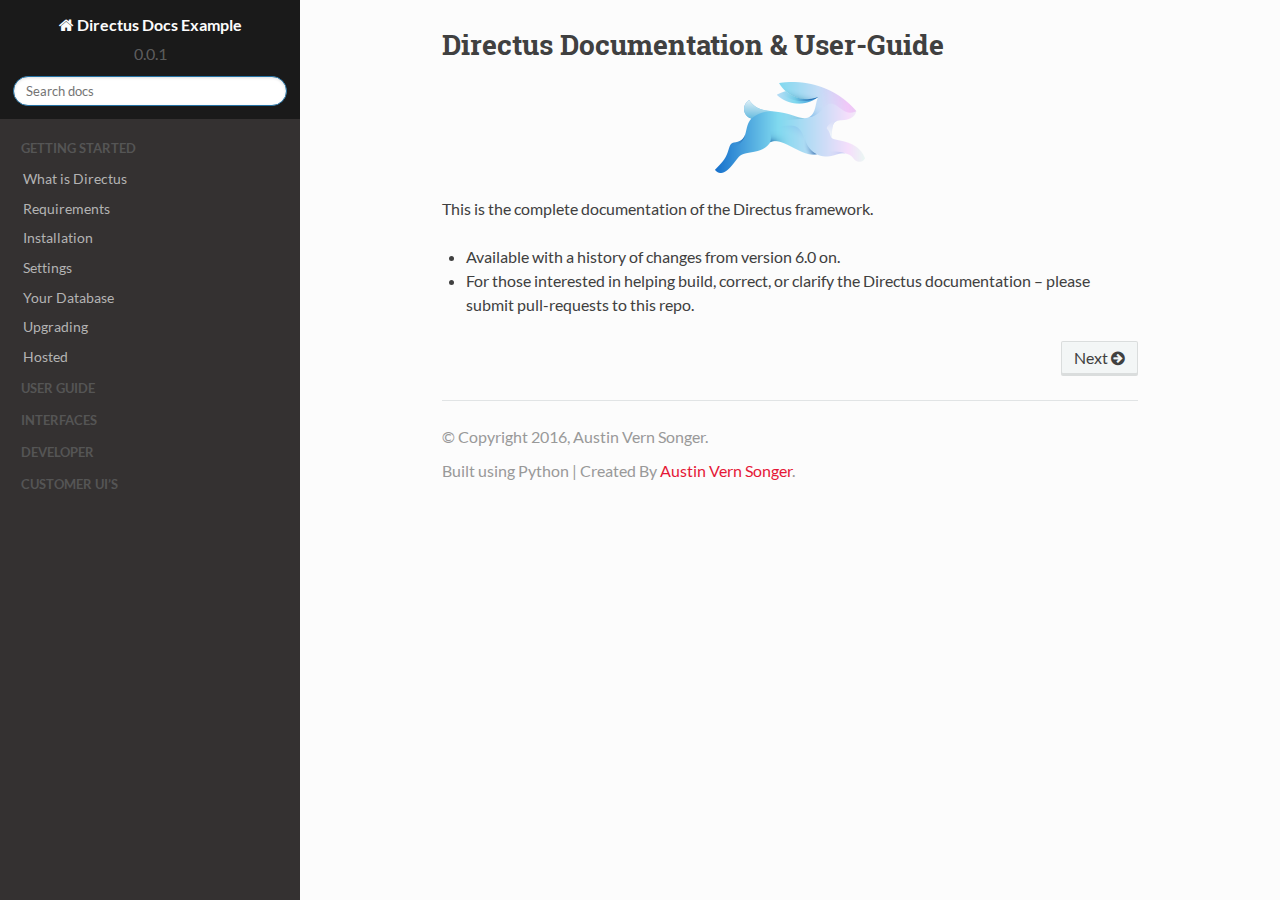
<file: _build/html/index.html>
<!DOCTYPE html>
<!--[if IE 8]><html class="no-js lt-ie9" lang="en" > <![endif]-->
<!--[if gt IE 8]><!--> <html class="no-js" lang="en" > <!--<![endif]-->
<head>
  <meta charset="utf-8">
  
  <meta name="viewport" content="width=device-width, initial-scale=1.0">
  
  <title>Directus Documentation &amp; User-Guide &mdash; Directus Docs Example 1 documentation</title>
  

  
  

  

  
  
    

  

  
  
    <link rel="stylesheet" href="_static/css/theme.css" type="text/css" />
    <link rel="stylesheet" href="_static/css/Sorting_Directions.css" type="text/css" />
  

  

  
    <link rel="top" title="Directus Docs Example 1 documentation" href="#"/>
        <link rel="next" title="What is Directus" href="GS1-What-is-directus.html"/> 

  
  <script src="_static/js/modernizr.min.js"></script>
  <script src="_static/js/tsorter.min.js"></script>
  <script src="_static/js/list.js"></script>
  <script src="_static/js/jquery-2.2.4.min.js"></script>


</head>

<body class="wy-body-for-nav" role="document">

  <div class="wy-grid-for-nav">

    
    <nav data-toggle="wy-nav-shift" class="wy-nav-side">
      <div class="wy-side-scroll">
        <div class="wy-side-nav-search">
          

          
            <a href="#" class="icon icon-home"> Directus Docs Example
          

          
          </a>

          
            
            
              <div class="version">
                0.0.1
              </div>
            
          

          
<div role="search">
  <form id="rtd-search-form" class="wy-form" action="search.html" method="get">
    <input type="text" name="q" placeholder="Search docs" />
    <input type="hidden" name="check_keywords" value="yes" />
    <input type="hidden" name="area" value="default" />
  </form>
</div>

          
        </div>

        <div class="wy-menu wy-menu-vertical" data-spy="affix" role="navigation" aria-label="main navigation">
          
            
            
                <p class="caption"><span class="caption-text">Getting Started</span></p>
<ul>
<li class="toctree-l1"><a class="reference internal" href="GS1-What-is-directus.html">What is Directus</a></li>
<li class="toctree-l1"><a class="reference internal" href="GS2-Requirements.html">Requirements</a></li>
<li class="toctree-l1"><a class="reference internal" href="GS3-Installation.html">Installation</a></li>
<li class="toctree-l1"><a class="reference internal" href="GS4-Settings.html">Settings</a></li>
<li class="toctree-l1"><a class="reference internal" href="GS5-Your-Database.html">Your Database</a></li>
<li class="toctree-l1"><a class="reference internal" href="GS6-Upgrading.html">Upgrading</a></li>
<li class="toctree-l1"><a class="reference internal" href="GS7-Hosted.html">Hosted</a></li>
</ul>
<p class="caption"><span class="caption-text">User Guide</span></p>
<ul class="simple">
</ul>
<p class="caption"><span class="caption-text">Interfaces</span></p>
<ul class="simple">
</ul>
<p class="caption"><span class="caption-text">Developer</span></p>
<ul class="simple">
</ul>
<p class="caption"><span class="caption-text">Customer UI&#8217;s</span></p>
<ul class="simple">
</ul>

            
          
        </div>
      </div>
    </nav>

    <section data-toggle="wy-nav-shift" class="wy-nav-content-wrap">

      
      <nav class="wy-nav-top" role="navigation" aria-label="top navigation">
        <i data-toggle="wy-nav-top" class="fa fa-bars"></i>
        <a href="#">Directus Docs Example</a>
      </nav>


      
      <div class="wy-nav-content">
        <div class="rst-content">
        <!--  

 



<div role="navigation" aria-label="breadcrumbs navigation">
  <ul class="wy-breadcrumbs">
    <li><a href="#">Docs</a> &raquo;</li>
      
    <li>Directus Documentation &amp; User-Guide</li>
      <li class="wy-breadcrumbs-aside">
        
          
            <a href="_sources/index.txt" rel="nofollow"> View page source</a>
          
        
      </li>
  </ul>
  <hr/>
</div> -->
          <div role="main" class="document" itemscope="itemscope" itemtype="http://schema.org/Article">
           <div itemprop="articleBody">
            
  <div class="section" id="directus-documentation-user-guide">
<h1>Directus Documentation &amp; User-Guide<a class="headerlink" href="#directus-documentation-user-guide" title="Permalink to this headline">¶</a></h1>
<img alt="_images/directus.png" class="align-center" src="_images/directus.png" />
<p>This is the complete documentation of the Directus framework.</p>
<ul class="simple">
<li>Available with a history of changes from version 6.0 on.</li>
<li>For those interested in helping build, correct, or clarify the Directus documentation – please submit pull-requests to this repo.</li>
</ul>
<div class="toctree-wrapper compound" id="getting-started">
</div>
<div class="toctree-wrapper compound" id="user-guide">
</div>
<div class="toctree-wrapper compound" id="interfaces">
</div>
<div class="toctree-wrapper compound" id="developer">
</div>
<div class="toctree-wrapper compound" id="customer-ui-s">
</div>
</div>


           </div>
          </div>
          <footer>
  
    <div class="rst-footer-buttons" role="navigation" aria-label="footer navigation">
      
        <a href="GS1-What-is-directus.html" class="btn btn-neutral float-right" title="What is Directus" accesskey="n">Next <span class="fa fa-arrow-circle-right"></span></a>
      
      
    </div>
  

  <hr/>

  <div role="contentinfo">
    <p>
        &copy; Copyright 2016, Austin Vern Songer.

    </p>
  </div>
  Built using Python</a> | Created By <a href="http://austinvernsonger.com">Austin Vern Songer</a>. 

</footer>
        </div>
      </div>

    </section>

  </div>
  


  

    <script type="text/javascript">
        var DOCUMENTATION_OPTIONS = {
            URL_ROOT:'./',
            VERSION:'1',
            COLLAPSE_INDEX:false,
            FILE_SUFFIX:'.html',
            HAS_SOURCE:  true
        };
    </script>
      <script type="text/javascript" src="_static/jquery.js"></script>
      <script type="text/javascript" src="_static/underscore.js"></script>
      <script type="text/javascript" src="_static/doctools.js"></script>
      <script type="text/javascript" src="https://cdn.mathjax.org/mathjax/latest/MathJax.js?config=TeX-AMS-MML_HTMLorMML"></script>

  

  
  
    <script type="text/javascript" src="_static/js/theme.js"></script>
  

  
  
  <script type="text/javascript">
      jQuery(function () {
          SphinxRtdTheme.StickyNav.enable();
      });
  </script>
   

</body>
</html>
</file>
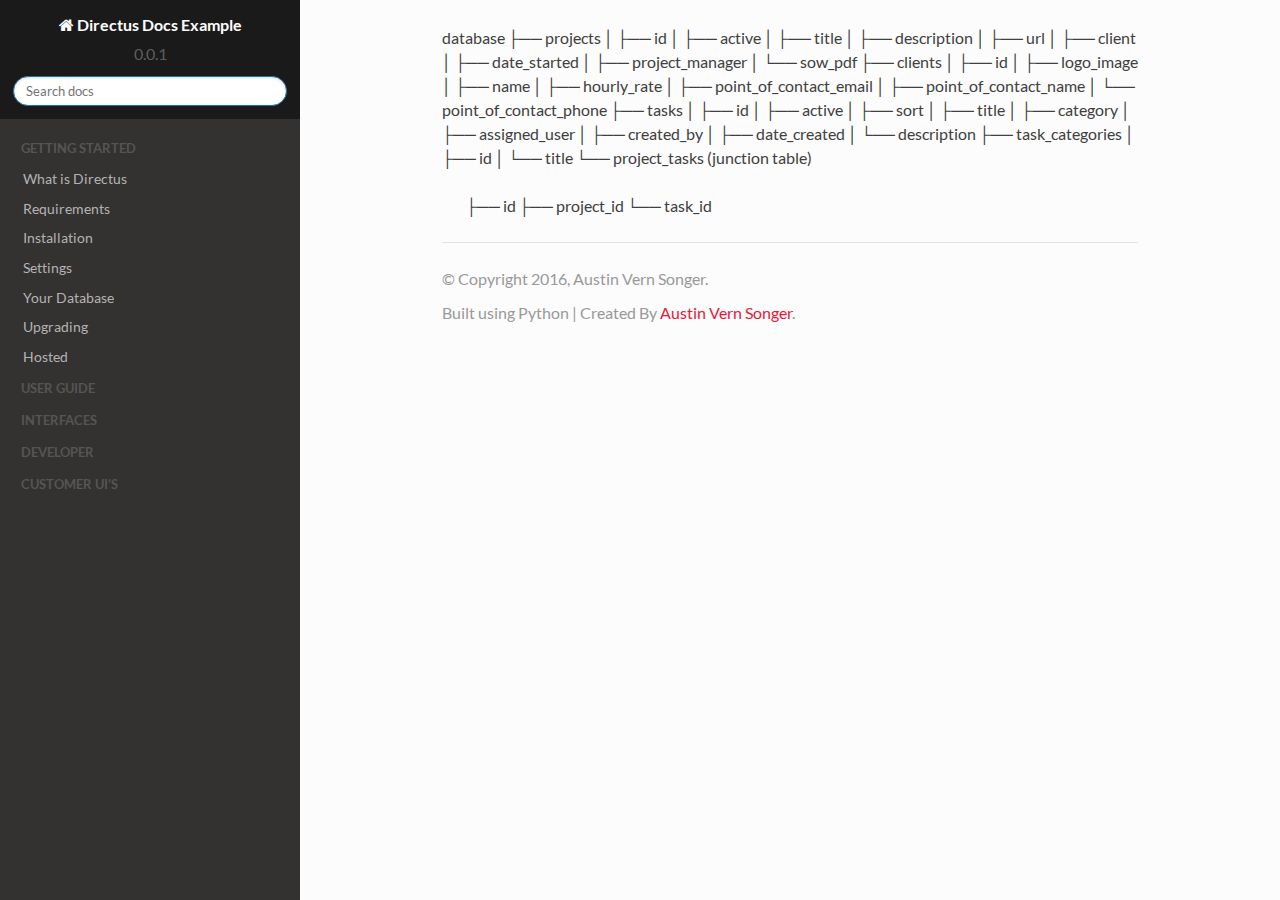
<file: _build/html/Example_Schema.html>
<!DOCTYPE html>
<!--[if IE 8]><html class="no-js lt-ie9" lang="en" > <![endif]-->
<!--[if gt IE 8]><!--> <html class="no-js" lang="en" > <!--<![endif]-->
<head>
  <meta charset="utf-8">
  
  <meta name="viewport" content="width=device-width, initial-scale=1.0">
  
  <title>&lt;no title&gt; &mdash; Directus Docs Example 1 documentation</title>
  

  
  

  

  
  
    

  

  
  
    <link rel="stylesheet" href="_static/css/theme.css" type="text/css" />
    <link rel="stylesheet" href="_static/css/Sorting_Directions.css" type="text/css" />
  

  

  
    <link rel="top" title="Directus Docs Example 1 documentation" href="index.html"/> 

  
  <script src="_static/js/modernizr.min.js"></script>
  <script src="_static/js/tsorter.min.js"></script>
  <script src="_static/js/list.js"></script>
  <script src="_static/js/jquery-2.2.4.min.js"></script>


</head>

<body class="wy-body-for-nav" role="document">

  <div class="wy-grid-for-nav">

    
    <nav data-toggle="wy-nav-shift" class="wy-nav-side">
      <div class="wy-side-scroll">
        <div class="wy-side-nav-search">
          

          
            <a href="index.html" class="icon icon-home"> Directus Docs Example
          

          
          </a>

          
            
            
              <div class="version">
                0.0.1
              </div>
            
          

          
<div role="search">
  <form id="rtd-search-form" class="wy-form" action="search.html" method="get">
    <input type="text" name="q" placeholder="Search docs" />
    <input type="hidden" name="check_keywords" value="yes" />
    <input type="hidden" name="area" value="default" />
  </form>
</div>

          
        </div>

        <div class="wy-menu wy-menu-vertical" data-spy="affix" role="navigation" aria-label="main navigation">
          
            
            
                <p class="caption"><span class="caption-text">Getting Started</span></p>
<ul>
<li class="toctree-l1"><a class="reference internal" href="GS1-What-is-directus.html">What is Directus</a></li>
<li class="toctree-l1"><a class="reference internal" href="GS2-Requirements.html">Requirements</a></li>
<li class="toctree-l1"><a class="reference internal" href="GS3-Installation.html">Installation</a></li>
<li class="toctree-l1"><a class="reference internal" href="GS4-Settings.html">Settings</a></li>
<li class="toctree-l1"><a class="reference internal" href="GS5-Your-Database.html">Your Database</a></li>
<li class="toctree-l1"><a class="reference internal" href="GS6-Upgrading.html">Upgrading</a></li>
<li class="toctree-l1"><a class="reference internal" href="GS7-Hosted.html">Hosted</a></li>
</ul>
<p class="caption"><span class="caption-text">User Guide</span></p>
<ul class="simple">
</ul>
<p class="caption"><span class="caption-text">Interfaces</span></p>
<ul class="simple">
</ul>
<p class="caption"><span class="caption-text">Developer</span></p>
<ul class="simple">
</ul>
<p class="caption"><span class="caption-text">Customer UI&#8217;s</span></p>
<ul class="simple">
</ul>

            
          
        </div>
      </div>
    </nav>

    <section data-toggle="wy-nav-shift" class="wy-nav-content-wrap">

      
      <nav class="wy-nav-top" role="navigation" aria-label="top navigation">
        <i data-toggle="wy-nav-top" class="fa fa-bars"></i>
        <a href="index.html">Directus Docs Example</a>
      </nav>


      
      <div class="wy-nav-content">
        <div class="rst-content">
        <!--  

 



<div role="navigation" aria-label="breadcrumbs navigation">
  <ul class="wy-breadcrumbs">
    <li><a href="index.html">Docs</a> &raquo;</li>
      
    <li>&lt;no title&gt;</li>
      <li class="wy-breadcrumbs-aside">
        
          
            <a href="_sources/Example_Schema.txt" rel="nofollow"> View page source</a>
          
        
      </li>
  </ul>
  <hr/>
</div> -->
          <div role="main" class="document" itemscope="itemscope" itemtype="http://schema.org/Article">
           <div itemprop="articleBody">
            
  <p>database
├── projects
│   ├── id
│   ├── active
│   ├── title
│   ├── description
│   ├── url
│   ├── client
│   ├── date_started
│   ├── project_manager
│   └── sow_pdf
├── clients
│   ├── id
│   ├── logo_image
│   ├── name
│   ├── hourly_rate
│   ├── point_of_contact_email
│   ├── point_of_contact_name
│   └── point_of_contact_phone
├── tasks
│   ├── id
│   ├── active
│   ├── sort
│   ├── title
│   ├── category
│   ├── assigned_user
│   ├── created_by
│   ├── date_created
│   └── description
├── task_categories
│   ├── id
│   └── title
└── project_tasks (junction table)</p>
<blockquote>
<div>├── id
├── project_id
└── task_id</div></blockquote>


           </div>
          </div>
          <footer>
  

  <hr/>

  <div role="contentinfo">
    <p>
        &copy; Copyright 2016, Austin Vern Songer.

    </p>
  </div>
  Built using Python</a> | Created By <a href="http://austinvernsonger.com">Austin Vern Songer</a>. 

</footer>
        </div>
      </div>

    </section>

  </div>
  


  

    <script type="text/javascript">
        var DOCUMENTATION_OPTIONS = {
            URL_ROOT:'./',
            VERSION:'1',
            COLLAPSE_INDEX:false,
            FILE_SUFFIX:'.html',
            HAS_SOURCE:  true
        };
    </script>
      <script type="text/javascript" src="_static/jquery.js"></script>
      <script type="text/javascript" src="_static/underscore.js"></script>
      <script type="text/javascript" src="_static/doctools.js"></script>
      <script type="text/javascript" src="https://cdn.mathjax.org/mathjax/latest/MathJax.js?config=TeX-AMS-MML_HTMLorMML"></script>

  

  
  
    <script type="text/javascript" src="_static/js/theme.js"></script>
  

  
  
  <script type="text/javascript">
      jQuery(function () {
          SphinxRtdTheme.StickyNav.enable();
      });
  </script>
   

</body>
</html>
</file>
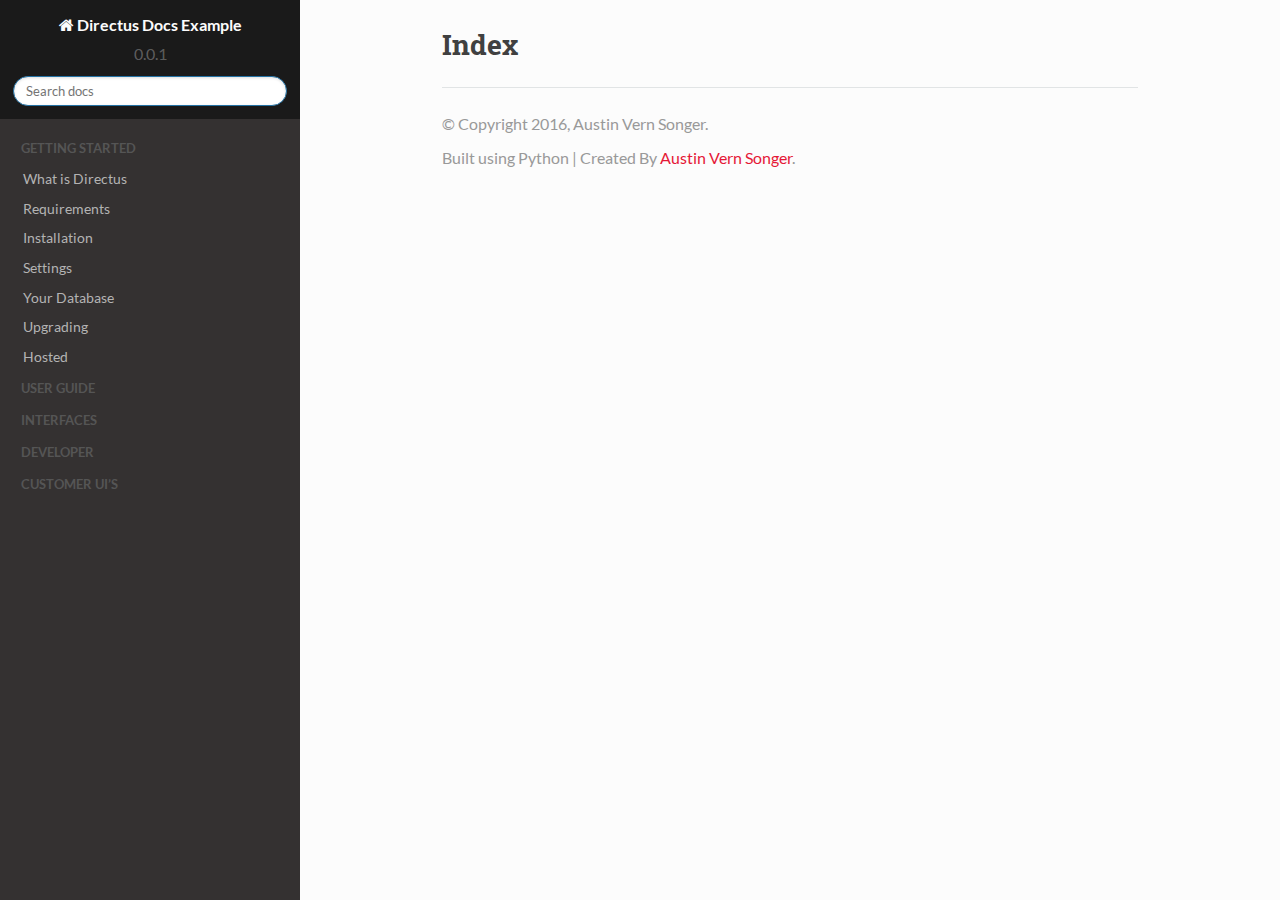
<file: _build/html/genindex.html>
<!DOCTYPE html>
<!--[if IE 8]><html class="no-js lt-ie9" lang="en" > <![endif]-->
<!--[if gt IE 8]><!--> <html class="no-js" lang="en" > <!--<![endif]-->
<head>
  <meta charset="utf-8">
  
  <meta name="viewport" content="width=device-width, initial-scale=1.0">
  
  <title>Index &mdash; Directus Docs Example 1 documentation</title>
  

  
  

  

  
  
    

  

  
  
    <link rel="stylesheet" href="_static/css/theme.css" type="text/css" />
    <link rel="stylesheet" href="_static/css/Sorting_Directions.css" type="text/css" />
  

  

  
    <link rel="top" title="Directus Docs Example 1 documentation" href="index.html"/> 

  
  <script src="_static/js/modernizr.min.js"></script>
  <script src="_static/js/tsorter.min.js"></script>
  <script src="_static/js/list.js"></script>
  <script src="_static/js/jquery-2.2.4.min.js"></script>


</head>

<body class="wy-body-for-nav" role="document">

  <div class="wy-grid-for-nav">

    
    <nav data-toggle="wy-nav-shift" class="wy-nav-side">
      <div class="wy-side-scroll">
        <div class="wy-side-nav-search">
          

          
            <a href="index.html" class="icon icon-home"> Directus Docs Example
          

          
          </a>

          
            
            
              <div class="version">
                0.0.1
              </div>
            
          

          
<div role="search">
  <form id="rtd-search-form" class="wy-form" action="search.html" method="get">
    <input type="text" name="q" placeholder="Search docs" />
    <input type="hidden" name="check_keywords" value="yes" />
    <input type="hidden" name="area" value="default" />
  </form>
</div>

          
        </div>

        <div class="wy-menu wy-menu-vertical" data-spy="affix" role="navigation" aria-label="main navigation">
          
            
            
                <p class="caption"><span class="caption-text">Getting Started</span></p>
<ul>
<li class="toctree-l1"><a class="reference internal" href="GS1-What-is-directus.html">What is Directus</a></li>
<li class="toctree-l1"><a class="reference internal" href="GS2-Requirements.html">Requirements</a></li>
<li class="toctree-l1"><a class="reference internal" href="GS3-Installation.html">Installation</a></li>
<li class="toctree-l1"><a class="reference internal" href="GS4-Settings.html">Settings</a></li>
<li class="toctree-l1"><a class="reference internal" href="GS5-Your-Database.html">Your Database</a></li>
<li class="toctree-l1"><a class="reference internal" href="GS6-Upgrading.html">Upgrading</a></li>
<li class="toctree-l1"><a class="reference internal" href="GS7-Hosted.html">Hosted</a></li>
</ul>
<p class="caption"><span class="caption-text">User Guide</span></p>
<ul class="simple">
</ul>
<p class="caption"><span class="caption-text">Interfaces</span></p>
<ul class="simple">
</ul>
<p class="caption"><span class="caption-text">Developer</span></p>
<ul class="simple">
</ul>
<p class="caption"><span class="caption-text">Customer UI&#8217;s</span></p>
<ul class="simple">
</ul>

            
          
        </div>
      </div>
    </nav>

    <section data-toggle="wy-nav-shift" class="wy-nav-content-wrap">

      
      <nav class="wy-nav-top" role="navigation" aria-label="top navigation">
        <i data-toggle="wy-nav-top" class="fa fa-bars"></i>
        <a href="index.html">Directus Docs Example</a>
      </nav>


      
      <div class="wy-nav-content">
        <div class="rst-content">
        <!--  





<div role="navigation" aria-label="breadcrumbs navigation">
  <ul class="wy-breadcrumbs">
    <li><a href="index.html">Docs</a> &raquo;</li>
      
    <li></li>
      <li class="wy-breadcrumbs-aside">
        
          
        
      </li>
  </ul>
  <hr/>
</div> -->
          <div role="main" class="document" itemscope="itemscope" itemtype="http://schema.org/Article">
           <div itemprop="articleBody">
            

<h1 id="index">Index</h1>

<div class="genindex-jumpbox">
 
</div>


           </div>
          </div>
          <footer>
  

  <hr/>

  <div role="contentinfo">
    <p>
        &copy; Copyright 2016, Austin Vern Songer.

    </p>
  </div>
  Built using Python</a> | Created By <a href="http://austinvernsonger.com">Austin Vern Songer</a>. 

</footer>
        </div>
      </div>

    </section>

  </div>
  


  

    <script type="text/javascript">
        var DOCUMENTATION_OPTIONS = {
            URL_ROOT:'./',
            VERSION:'1',
            COLLAPSE_INDEX:false,
            FILE_SUFFIX:'.html',
            HAS_SOURCE:  true
        };
    </script>
      <script type="text/javascript" src="_static/jquery.js"></script>
      <script type="text/javascript" src="_static/underscore.js"></script>
      <script type="text/javascript" src="_static/doctools.js"></script>
      <script type="text/javascript" src="https://cdn.mathjax.org/mathjax/latest/MathJax.js?config=TeX-AMS-MML_HTMLorMML"></script>

  

  
  
    <script type="text/javascript" src="_static/js/theme.js"></script>
  

  
  
  <script type="text/javascript">
      jQuery(function () {
          SphinxRtdTheme.StickyNav.enable();
      });
  </script>
   

</body>
</html>
</file>
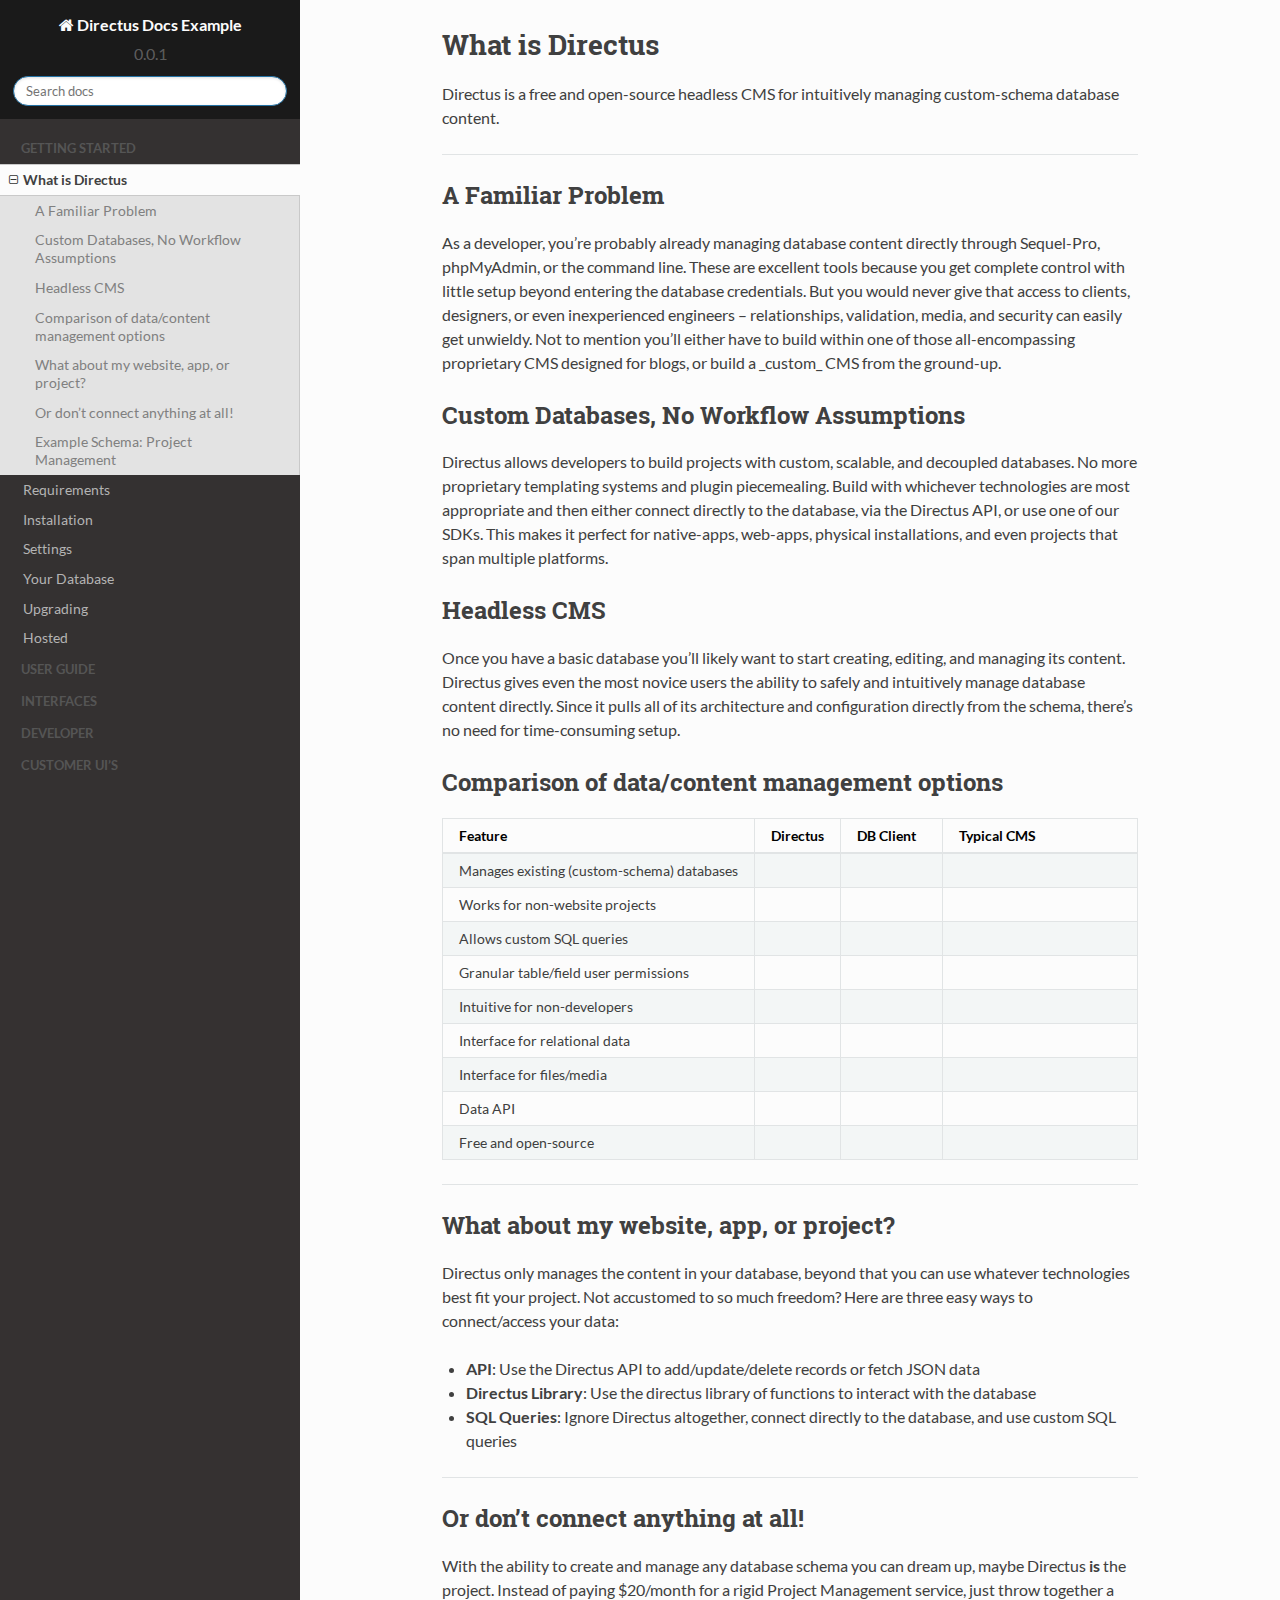
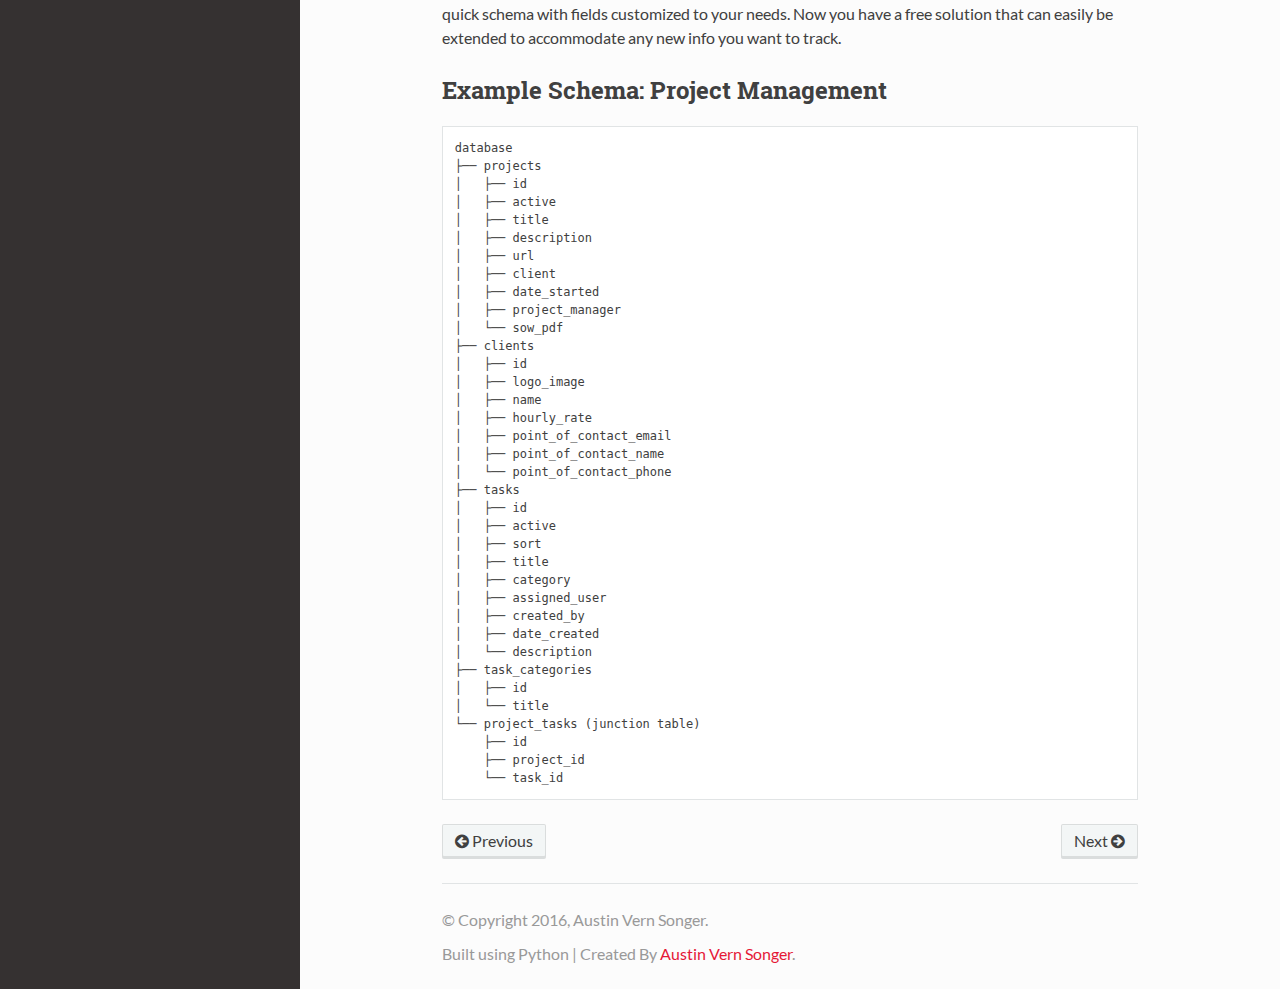
<file: _build/html/GS1-What-is-directus.html>
<!DOCTYPE html>
<!--[if IE 8]><html class="no-js lt-ie9" lang="en" > <![endif]-->
<!--[if gt IE 8]><!--> <html class="no-js" lang="en" > <!--<![endif]-->
<head>
  <meta charset="utf-8">
  
  <meta name="viewport" content="width=device-width, initial-scale=1.0">
  
  <title>What is Directus &mdash; Directus Docs Example 1 documentation</title>
  

  
  

  

  
  
    

  

  
  
    <link rel="stylesheet" href="_static/css/theme.css" type="text/css" />
    <link rel="stylesheet" href="_static/css/Sorting_Directions.css" type="text/css" />
  

  

  
    <link rel="top" title="Directus Docs Example 1 documentation" href="index.html"/>
        <link rel="next" title="Requirements" href="GS2-Requirements.html"/>
        <link rel="prev" title="Directus Documentation &amp; User-Guide" href="index.html"/> 

  
  <script src="_static/js/modernizr.min.js"></script>
  <script src="_static/js/tsorter.min.js"></script>
  <script src="_static/js/list.js"></script>
  <script src="_static/js/jquery-2.2.4.min.js"></script>


</head>

<body class="wy-body-for-nav" role="document">

  <div class="wy-grid-for-nav">

    
    <nav data-toggle="wy-nav-shift" class="wy-nav-side">
      <div class="wy-side-scroll">
        <div class="wy-side-nav-search">
          

          
            <a href="index.html" class="icon icon-home"> Directus Docs Example
          

          
          </a>

          
            
            
              <div class="version">
                0.0.1
              </div>
            
          

          
<div role="search">
  <form id="rtd-search-form" class="wy-form" action="search.html" method="get">
    <input type="text" name="q" placeholder="Search docs" />
    <input type="hidden" name="check_keywords" value="yes" />
    <input type="hidden" name="area" value="default" />
  </form>
</div>

          
        </div>

        <div class="wy-menu wy-menu-vertical" data-spy="affix" role="navigation" aria-label="main navigation">
          
            
            
                <p class="caption"><span class="caption-text">Getting Started</span></p>
<ul class="current">
<li class="toctree-l1 current"><a class="current reference internal" href="#">What is Directus</a><ul>
<li class="toctree-l2"><a class="reference internal" href="#a-familiar-problem">A Familiar Problem</a></li>
<li class="toctree-l2"><a class="reference internal" href="#custom-databases-no-workflow-assumptions">Custom Databases, No Workflow Assumptions</a></li>
<li class="toctree-l2"><a class="reference internal" href="#headless-cms">Headless CMS</a></li>
<li class="toctree-l2"><a class="reference internal" href="#comparison-of-data-content-management-options">Comparison of data/content management options</a></li>
<li class="toctree-l2"><a class="reference internal" href="#what-about-my-website-app-or-project">What about my website, app, or project?</a></li>
<li class="toctree-l2"><a class="reference internal" href="#or-don-t-connect-anything-at-all">Or don&#8217;t connect anything at all!</a></li>
<li class="toctree-l2"><a class="reference internal" href="#example-schema-project-management">Example Schema: Project Management</a></li>
</ul>
</li>
<li class="toctree-l1"><a class="reference internal" href="GS2-Requirements.html">Requirements</a></li>
<li class="toctree-l1"><a class="reference internal" href="GS3-Installation.html">Installation</a></li>
<li class="toctree-l1"><a class="reference internal" href="GS4-Settings.html">Settings</a></li>
<li class="toctree-l1"><a class="reference internal" href="GS5-Your-Database.html">Your Database</a></li>
<li class="toctree-l1"><a class="reference internal" href="GS6-Upgrading.html">Upgrading</a></li>
<li class="toctree-l1"><a class="reference internal" href="GS7-Hosted.html">Hosted</a></li>
</ul>
<p class="caption"><span class="caption-text">User Guide</span></p>
<ul class="simple">
</ul>
<p class="caption"><span class="caption-text">Interfaces</span></p>
<ul class="simple">
</ul>
<p class="caption"><span class="caption-text">Developer</span></p>
<ul class="simple">
</ul>
<p class="caption"><span class="caption-text">Customer UI&#8217;s</span></p>
<ul class="simple">
</ul>

            
          
        </div>
      </div>
    </nav>

    <section data-toggle="wy-nav-shift" class="wy-nav-content-wrap">

      
      <nav class="wy-nav-top" role="navigation" aria-label="top navigation">
        <i data-toggle="wy-nav-top" class="fa fa-bars"></i>
        <a href="index.html">Directus Docs Example</a>
      </nav>


      
      <div class="wy-nav-content">
        <div class="rst-content">
        <!--  

 



<div role="navigation" aria-label="breadcrumbs navigation">
  <ul class="wy-breadcrumbs">
    <li><a href="index.html">Docs</a> &raquo;</li>
      
    <li>What is Directus</li>
      <li class="wy-breadcrumbs-aside">
        
          
            <a href="_sources/GS1-What-is-directus.txt" rel="nofollow"> View page source</a>
          
        
      </li>
  </ul>
  <hr/>
</div> -->
          <div role="main" class="document" itemscope="itemscope" itemtype="http://schema.org/Article">
           <div itemprop="articleBody">
            
  <div class="section" id="what-is-directus">
<h1>What is Directus<a class="headerlink" href="#what-is-directus" title="Permalink to this headline">¶</a></h1>
<p>Directus is a free and open-source headless CMS for intuitively managing custom-schema database content.</p>
<hr class="docutils" />
<div class="section" id="a-familiar-problem">
<h2>A Familiar Problem<a class="headerlink" href="#a-familiar-problem" title="Permalink to this headline">¶</a></h2>
<p>As a developer, you&#8217;re probably already managing database content directly through Sequel-Pro, phpMyAdmin, or the command line. These are excellent tools because you get complete control with little setup beyond entering the database credentials. But you would never give that access to clients, designers, or even inexperienced engineers – relationships, validation, media, and security can easily get unwieldy. Not to mention you&#8217;ll either have to build within one of those all-encompassing proprietary CMS designed for blogs, or build a _custom_ CMS from the ground-up.</p>
</div>
<div class="section" id="custom-databases-no-workflow-assumptions">
<h2>Custom Databases, No Workflow Assumptions<a class="headerlink" href="#custom-databases-no-workflow-assumptions" title="Permalink to this headline">¶</a></h2>
<p>Directus allows developers to build projects with custom, scalable, and decoupled databases. No more proprietary templating systems and plugin piecemealing. Build with whichever technologies are most appropriate and then either connect  directly to the database, via the Directus API, or use one of our SDKs. This makes it perfect for native-apps, web-apps, physical installations, and even projects that span multiple platforms.</p>
</div>
<div class="section" id="headless-cms">
<h2>Headless CMS<a class="headerlink" href="#headless-cms" title="Permalink to this headline">¶</a></h2>
<p>Once you have a basic database you&#8217;ll likely want to start creating, editing, and managing its content. Directus gives even the most novice users the ability to safely and intuitively manage database content directly. Since it pulls all of its architecture and configuration directly from the schema, there&#8217;s no need for time-consuming setup.</p>
</div>
<div class="section" id="comparison-of-data-content-management-options">
<h2>Comparison of data/content management options<a class="headerlink" href="#comparison-of-data-content-management-options" title="Permalink to this headline">¶</a></h2>
<table border="1" class="docutils">
<colgroup>
<col width="42%" />
<col width="12%" />
<col width="15%" />
<col width="31%" />
</colgroup>
<thead valign="bottom">
<tr class="row-odd"><th class="head">Feature</th>
<th class="head">Directus</th>
<th class="head">DB Client</th>
<th class="head">Typical CMS</th>
</tr>
</thead>
<tbody valign="top">
<tr class="row-even"><td>Manages existing (custom-schema) databases</td>
<td>&nbsp;</td>
<td>&nbsp;</td>
<td>&nbsp;</td>
</tr>
<tr class="row-odd"><td>Works for non-website projects</td>
<td>&nbsp;</td>
<td>&nbsp;</td>
<td>&nbsp;</td>
</tr>
<tr class="row-even"><td>Allows custom SQL queries</td>
<td>&nbsp;</td>
<td>&nbsp;</td>
<td>&nbsp;</td>
</tr>
<tr class="row-odd"><td>Granular table/field user permissions</td>
<td>&nbsp;</td>
<td>&nbsp;</td>
<td>&nbsp;</td>
</tr>
<tr class="row-even"><td>Intuitive for non-developers</td>
<td>&nbsp;</td>
<td>&nbsp;</td>
<td>&nbsp;</td>
</tr>
<tr class="row-odd"><td>Interface for relational data</td>
<td>&nbsp;</td>
<td>&nbsp;</td>
<td>&nbsp;</td>
</tr>
<tr class="row-even"><td>Interface for files/media</td>
<td>&nbsp;</td>
<td>&nbsp;</td>
<td>&nbsp;</td>
</tr>
<tr class="row-odd"><td>Data API</td>
<td>&nbsp;</td>
<td>&nbsp;</td>
<td>&nbsp;</td>
</tr>
<tr class="row-even"><td>Free and open-source</td>
<td>&nbsp;</td>
<td>&nbsp;</td>
<td>&nbsp;</td>
</tr>
</tbody>
</table>
</div>
<hr class="docutils" />
<div class="section" id="what-about-my-website-app-or-project">
<h2>What about my website, app, or project?<a class="headerlink" href="#what-about-my-website-app-or-project" title="Permalink to this headline">¶</a></h2>
<p>Directus only manages the content in your database, beyond that you can use whatever technologies best fit your project. Not accustomed to so much freedom? Here are three easy ways to connect/access your data:</p>
<ul class="simple">
<li><strong>API</strong>: Use the Directus API to add/update/delete records or fetch JSON data</li>
<li><strong>Directus Library</strong>: Use the directus library of functions to interact with the database</li>
<li><strong>SQL Queries</strong>: Ignore Directus altogether, connect directly to the database, and use custom SQL queries</li>
</ul>
</div>
<hr class="docutils" />
<div class="section" id="or-don-t-connect-anything-at-all">
<h2>Or don&#8217;t connect anything at all!<a class="headerlink" href="#or-don-t-connect-anything-at-all" title="Permalink to this headline">¶</a></h2>
<p>With the ability to create and manage any database schema you can dream up, maybe Directus <strong>is</strong> the project. Instead of paying $20/month for a rigid Project Management service, just throw together a quick schema with fields customized to your needs. Now you have a free solution that can easily be extended to accommodate any new info you want to track.</p>
</div>
<div class="section" id="example-schema-project-management">
<h2>Example Schema: Project Management<a class="headerlink" href="#example-schema-project-management" title="Permalink to this headline">¶</a></h2>
<div class="highlight-txt"><div class="highlight"><pre><span></span>database
├── projects
│   ├── id
│   ├── active
│   ├── title
│   ├── description
│   ├── url
│   ├── client
│   ├── date_started
│   ├── project_manager
│   └── sow_pdf
├── clients
│   ├── id
│   ├── logo_image
│   ├── name
│   ├── hourly_rate
│   ├── point_of_contact_email
│   ├── point_of_contact_name
│   └── point_of_contact_phone
├── tasks
│   ├── id
│   ├── active
│   ├── sort
│   ├── title
│   ├── category
│   ├── assigned_user
│   ├── created_by
│   ├── date_created
│   └── description
├── task_categories
│   ├── id
│   └── title
└── project_tasks (junction table)
    ├── id
    ├── project_id
    └── task_id
</pre></div>
</div>
</div>
</div>


           </div>
          </div>
          <footer>
  
    <div class="rst-footer-buttons" role="navigation" aria-label="footer navigation">
      
        <a href="GS2-Requirements.html" class="btn btn-neutral float-right" title="Requirements" accesskey="n">Next <span class="fa fa-arrow-circle-right"></span></a>
      
      
        <a href="index.html" class="btn btn-neutral" title="Directus Documentation &amp; User-Guide" accesskey="p"><span class="fa fa-arrow-circle-left"></span> Previous</a>
      
    </div>
  

  <hr/>

  <div role="contentinfo">
    <p>
        &copy; Copyright 2016, Austin Vern Songer.

    </p>
  </div>
  Built using Python</a> | Created By <a href="http://austinvernsonger.com">Austin Vern Songer</a>. 

</footer>
        </div>
      </div>

    </section>

  </div>
  


  

    <script type="text/javascript">
        var DOCUMENTATION_OPTIONS = {
            URL_ROOT:'./',
            VERSION:'1',
            COLLAPSE_INDEX:false,
            FILE_SUFFIX:'.html',
            HAS_SOURCE:  true
        };
    </script>
      <script type="text/javascript" src="_static/jquery.js"></script>
      <script type="text/javascript" src="_static/underscore.js"></script>
      <script type="text/javascript" src="_static/doctools.js"></script>
      <script type="text/javascript" src="https://cdn.mathjax.org/mathjax/latest/MathJax.js?config=TeX-AMS-MML_HTMLorMML"></script>

  

  
  
    <script type="text/javascript" src="_static/js/theme.js"></script>
  

  
  
  <script type="text/javascript">
      jQuery(function () {
          SphinxRtdTheme.StickyNav.enable();
      });
  </script>
   

</body>
</html>
</file>
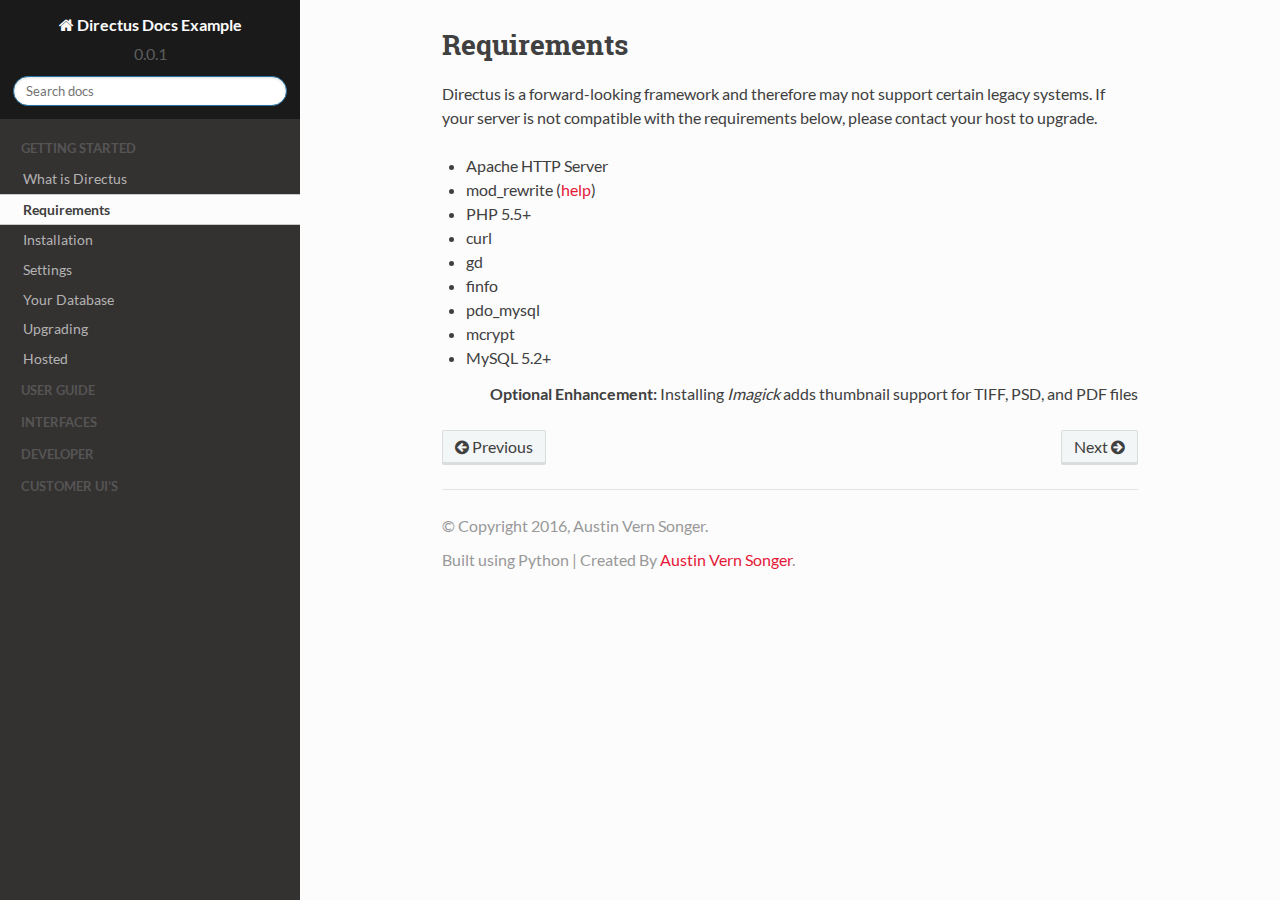
<file: _build/html/GS2-Requirements.html>
<!DOCTYPE html>
<!--[if IE 8]><html class="no-js lt-ie9" lang="en" > <![endif]-->
<!--[if gt IE 8]><!--> <html class="no-js" lang="en" > <!--<![endif]-->
<head>
  <meta charset="utf-8">
  
  <meta name="viewport" content="width=device-width, initial-scale=1.0">
  
  <title>Requirements &mdash; Directus Docs Example 1 documentation</title>
  

  
  

  

  
  
    

  

  
  
    <link rel="stylesheet" href="_static/css/theme.css" type="text/css" />
    <link rel="stylesheet" href="_static/css/Sorting_Directions.css" type="text/css" />
  

  

  
    <link rel="top" title="Directus Docs Example 1 documentation" href="index.html"/>
        <link rel="next" title="Installation" href="GS3-Installation.html"/>
        <link rel="prev" title="What is Directus" href="GS1-What-is-directus.html"/> 

  
  <script src="_static/js/modernizr.min.js"></script>
  <script src="_static/js/tsorter.min.js"></script>
  <script src="_static/js/list.js"></script>
  <script src="_static/js/jquery-2.2.4.min.js"></script>


</head>

<body class="wy-body-for-nav" role="document">

  <div class="wy-grid-for-nav">

    
    <nav data-toggle="wy-nav-shift" class="wy-nav-side">
      <div class="wy-side-scroll">
        <div class="wy-side-nav-search">
          

          
            <a href="index.html" class="icon icon-home"> Directus Docs Example
          

          
          </a>

          
            
            
              <div class="version">
                0.0.1
              </div>
            
          

          
<div role="search">
  <form id="rtd-search-form" class="wy-form" action="search.html" method="get">
    <input type="text" name="q" placeholder="Search docs" />
    <input type="hidden" name="check_keywords" value="yes" />
    <input type="hidden" name="area" value="default" />
  </form>
</div>

          
        </div>

        <div class="wy-menu wy-menu-vertical" data-spy="affix" role="navigation" aria-label="main navigation">
          
            
            
                <p class="caption"><span class="caption-text">Getting Started</span></p>
<ul class="current">
<li class="toctree-l1"><a class="reference internal" href="GS1-What-is-directus.html">What is Directus</a></li>
<li class="toctree-l1 current"><a class="current reference internal" href="#">Requirements</a></li>
<li class="toctree-l1"><a class="reference internal" href="GS3-Installation.html">Installation</a></li>
<li class="toctree-l1"><a class="reference internal" href="GS4-Settings.html">Settings</a></li>
<li class="toctree-l1"><a class="reference internal" href="GS5-Your-Database.html">Your Database</a></li>
<li class="toctree-l1"><a class="reference internal" href="GS6-Upgrading.html">Upgrading</a></li>
<li class="toctree-l1"><a class="reference internal" href="GS7-Hosted.html">Hosted</a></li>
</ul>
<p class="caption"><span class="caption-text">User Guide</span></p>
<ul class="simple">
</ul>
<p class="caption"><span class="caption-text">Interfaces</span></p>
<ul class="simple">
</ul>
<p class="caption"><span class="caption-text">Developer</span></p>
<ul class="simple">
</ul>
<p class="caption"><span class="caption-text">Customer UI&#8217;s</span></p>
<ul class="simple">
</ul>

            
          
        </div>
      </div>
    </nav>

    <section data-toggle="wy-nav-shift" class="wy-nav-content-wrap">

      
      <nav class="wy-nav-top" role="navigation" aria-label="top navigation">
        <i data-toggle="wy-nav-top" class="fa fa-bars"></i>
        <a href="index.html">Directus Docs Example</a>
      </nav>


      
      <div class="wy-nav-content">
        <div class="rst-content">
        <!--  

 



<div role="navigation" aria-label="breadcrumbs navigation">
  <ul class="wy-breadcrumbs">
    <li><a href="index.html">Docs</a> &raquo;</li>
      
    <li>Requirements</li>
      <li class="wy-breadcrumbs-aside">
        
          
            <a href="_sources/GS2-Requirements.txt" rel="nofollow"> View page source</a>
          
        
      </li>
  </ul>
  <hr/>
</div> -->
          <div role="main" class="document" itemscope="itemscope" itemtype="http://schema.org/Article">
           <div itemprop="articleBody">
            
  <div class="section" id="requirements">
<h1>Requirements<a class="headerlink" href="#requirements" title="Permalink to this headline">¶</a></h1>
<p>Directus is a forward-looking framework and therefore may not support
certain legacy systems. If your server is not compatible with the
requirements below, please contact your host to upgrade.</p>
<ul>
<li><p class="first">Apache HTTP Server</p>
</li>
<li><p class="first">mod_rewrite (<a class="reference external" href="/05-troubleshooting/01-faq.md">help</a>)</p>
</li>
<li><p class="first">PHP 5.5+</p>
</li>
<li><p class="first">curl</p>
</li>
<li><p class="first">gd</p>
</li>
<li><p class="first">finfo</p>
</li>
<li><p class="first">pdo_mysql</p>
</li>
<li><p class="first">mcrypt</p>
</li>
<li><p class="first">MySQL 5.2+</p>
<blockquote>
<div><p><strong>Optional Enhancement:</strong> Installing <em>Imagick</em> adds thumbnail
support for TIFF, PSD, and PDF files</p>
</div></blockquote>
</li>
</ul>
</div>


           </div>
          </div>
          <footer>
  
    <div class="rst-footer-buttons" role="navigation" aria-label="footer navigation">
      
        <a href="GS3-Installation.html" class="btn btn-neutral float-right" title="Installation" accesskey="n">Next <span class="fa fa-arrow-circle-right"></span></a>
      
      
        <a href="GS1-What-is-directus.html" class="btn btn-neutral" title="What is Directus" accesskey="p"><span class="fa fa-arrow-circle-left"></span> Previous</a>
      
    </div>
  

  <hr/>

  <div role="contentinfo">
    <p>
        &copy; Copyright 2016, Austin Vern Songer.

    </p>
  </div>
  Built using Python</a> | Created By <a href="http://austinvernsonger.com">Austin Vern Songer</a>. 

</footer>
        </div>
      </div>

    </section>

  </div>
  


  

    <script type="text/javascript">
        var DOCUMENTATION_OPTIONS = {
            URL_ROOT:'./',
            VERSION:'1',
            COLLAPSE_INDEX:false,
            FILE_SUFFIX:'.html',
            HAS_SOURCE:  true
        };
    </script>
      <script type="text/javascript" src="_static/jquery.js"></script>
      <script type="text/javascript" src="_static/underscore.js"></script>
      <script type="text/javascript" src="_static/doctools.js"></script>
      <script type="text/javascript" src="https://cdn.mathjax.org/mathjax/latest/MathJax.js?config=TeX-AMS-MML_HTMLorMML"></script>

  

  
  
    <script type="text/javascript" src="_static/js/theme.js"></script>
  

  
  
  <script type="text/javascript">
      jQuery(function () {
          SphinxRtdTheme.StickyNav.enable();
      });
  </script>
   

</body>
</html>
</file>
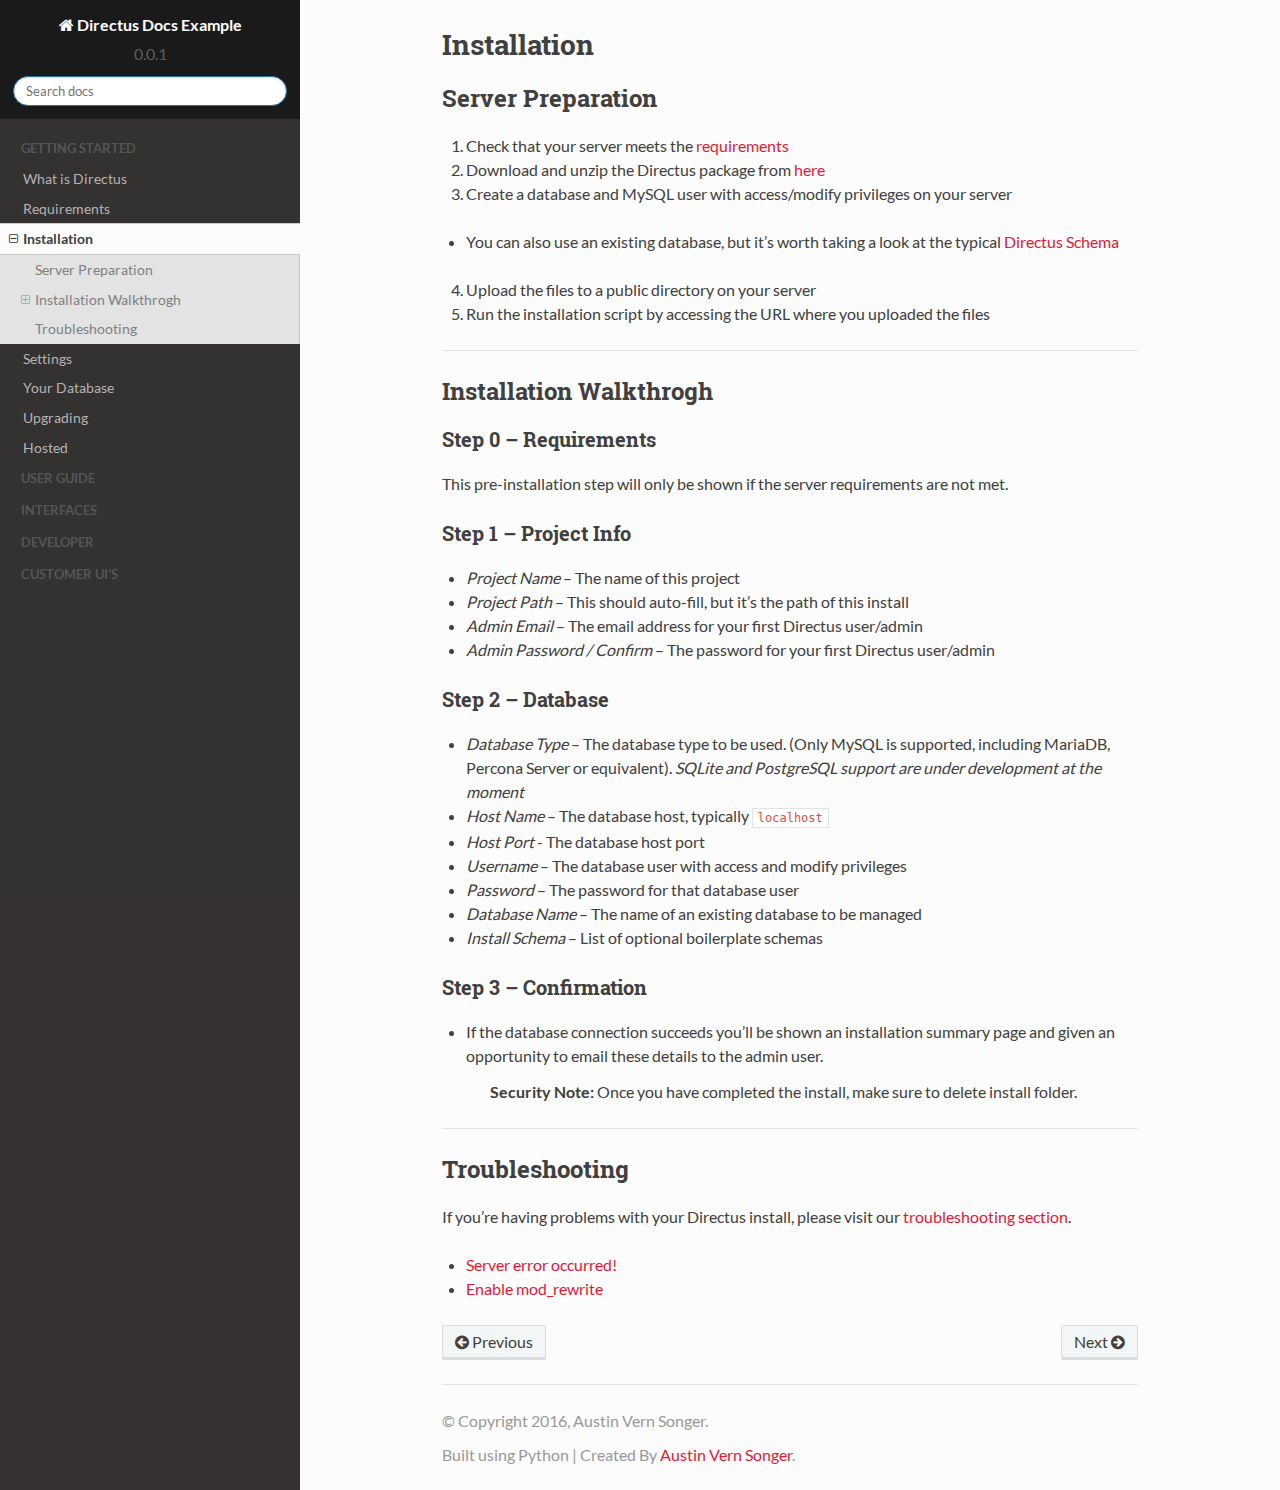
<file: _build/html/GS3-Installation.html>
<!DOCTYPE html>
<!--[if IE 8]><html class="no-js lt-ie9" lang="en" > <![endif]-->
<!--[if gt IE 8]><!--> <html class="no-js" lang="en" > <!--<![endif]-->
<head>
  <meta charset="utf-8">
  
  <meta name="viewport" content="width=device-width, initial-scale=1.0">
  
  <title>Installation &mdash; Directus Docs Example 1 documentation</title>
  

  
  

  

  
  
    

  

  
  
    <link rel="stylesheet" href="_static/css/theme.css" type="text/css" />
    <link rel="stylesheet" href="_static/css/Sorting_Directions.css" type="text/css" />
  

  

  
    <link rel="top" title="Directus Docs Example 1 documentation" href="index.html"/>
        <link rel="next" title="Settings" href="GS4-Settings.html"/>
        <link rel="prev" title="Requirements" href="GS2-Requirements.html"/> 

  
  <script src="_static/js/modernizr.min.js"></script>
  <script src="_static/js/tsorter.min.js"></script>
  <script src="_static/js/list.js"></script>
  <script src="_static/js/jquery-2.2.4.min.js"></script>


</head>

<body class="wy-body-for-nav" role="document">

  <div class="wy-grid-for-nav">

    
    <nav data-toggle="wy-nav-shift" class="wy-nav-side">
      <div class="wy-side-scroll">
        <div class="wy-side-nav-search">
          

          
            <a href="index.html" class="icon icon-home"> Directus Docs Example
          

          
          </a>

          
            
            
              <div class="version">
                0.0.1
              </div>
            
          

          
<div role="search">
  <form id="rtd-search-form" class="wy-form" action="search.html" method="get">
    <input type="text" name="q" placeholder="Search docs" />
    <input type="hidden" name="check_keywords" value="yes" />
    <input type="hidden" name="area" value="default" />
  </form>
</div>

          
        </div>

        <div class="wy-menu wy-menu-vertical" data-spy="affix" role="navigation" aria-label="main navigation">
          
            
            
                <p class="caption"><span class="caption-text">Getting Started</span></p>
<ul class="current">
<li class="toctree-l1"><a class="reference internal" href="GS1-What-is-directus.html">What is Directus</a></li>
<li class="toctree-l1"><a class="reference internal" href="GS2-Requirements.html">Requirements</a></li>
<li class="toctree-l1 current"><a class="current reference internal" href="#">Installation</a><ul>
<li class="toctree-l2"><a class="reference internal" href="#server-preparation">Server Preparation</a></li>
<li class="toctree-l2"><a class="reference internal" href="#installation-walkthrogh">Installation Walkthrogh</a><ul>
<li class="toctree-l3"><a class="reference internal" href="#step-0-requirements">Step 0 – Requirements</a></li>
<li class="toctree-l3"><a class="reference internal" href="#step-1-project-info">Step 1 – Project Info</a></li>
<li class="toctree-l3"><a class="reference internal" href="#step-2-database">Step 2 – Database</a></li>
<li class="toctree-l3"><a class="reference internal" href="#step-3-confirmation">Step 3 – Confirmation</a></li>
</ul>
</li>
<li class="toctree-l2"><a class="reference internal" href="#troubleshooting">Troubleshooting</a></li>
</ul>
</li>
<li class="toctree-l1"><a class="reference internal" href="GS4-Settings.html">Settings</a></li>
<li class="toctree-l1"><a class="reference internal" href="GS5-Your-Database.html">Your Database</a></li>
<li class="toctree-l1"><a class="reference internal" href="GS6-Upgrading.html">Upgrading</a></li>
<li class="toctree-l1"><a class="reference internal" href="GS7-Hosted.html">Hosted</a></li>
</ul>
<p class="caption"><span class="caption-text">User Guide</span></p>
<ul class="simple">
</ul>
<p class="caption"><span class="caption-text">Interfaces</span></p>
<ul class="simple">
</ul>
<p class="caption"><span class="caption-text">Developer</span></p>
<ul class="simple">
</ul>
<p class="caption"><span class="caption-text">Customer UI&#8217;s</span></p>
<ul class="simple">
</ul>

            
          
        </div>
      </div>
    </nav>

    <section data-toggle="wy-nav-shift" class="wy-nav-content-wrap">

      
      <nav class="wy-nav-top" role="navigation" aria-label="top navigation">
        <i data-toggle="wy-nav-top" class="fa fa-bars"></i>
        <a href="index.html">Directus Docs Example</a>
      </nav>


      
      <div class="wy-nav-content">
        <div class="rst-content">
        <!--  

 



<div role="navigation" aria-label="breadcrumbs navigation">
  <ul class="wy-breadcrumbs">
    <li><a href="index.html">Docs</a> &raquo;</li>
      
    <li>Installation</li>
      <li class="wy-breadcrumbs-aside">
        
          
            <a href="_sources/GS3-Installation.txt" rel="nofollow"> View page source</a>
          
        
      </li>
  </ul>
  <hr/>
</div> -->
          <div role="main" class="document" itemscope="itemscope" itemtype="http://schema.org/Article">
           <div itemprop="articleBody">
            
  <div class="section" id="installation">
<h1>Installation<a class="headerlink" href="#installation" title="Permalink to this headline">¶</a></h1>
<div class="section" id="server-preparation">
<h2>Server Preparation<a class="headerlink" href="#server-preparation" title="Permalink to this headline">¶</a></h2>
<ol class="arabic simple">
<li>Check that your server meets the <a class="reference external" href="/01-getting-started/02-requirements.md">requirements</a></li>
<li>Download and unzip the Directus package from <a class="reference external" href="https://github.com/directus/directus/tree/build">here</a></li>
<li>Create a database and MySQL user with access/modify privileges on
your server</li>
</ol>
<ul class="simple">
<li>You can also use an existing database, but it’s worth taking a look
at the typical <a class="reference external" href="/04-developer/06-schema-guide.md">Directus Schema</a></li>
</ul>
<ol class="arabic simple" start="4">
<li>Upload the files to a public directory on your server</li>
<li>Run the installation script by accessing the URL where you uploaded
the files</li>
</ol>
</div>
<hr class="docutils" />
<div class="section" id="installation-walkthrogh">
<h2>Installation Walkthrogh<a class="headerlink" href="#installation-walkthrogh" title="Permalink to this headline">¶</a></h2>
<div class="section" id="step-0-requirements">
<h3>Step 0 – Requirements<a class="headerlink" href="#step-0-requirements" title="Permalink to this headline">¶</a></h3>
<p>This pre-installation step will only be shown if the server requirements
are not met.</p>
</div>
<div class="section" id="step-1-project-info">
<h3>Step 1 – Project Info<a class="headerlink" href="#step-1-project-info" title="Permalink to this headline">¶</a></h3>
<ul class="simple">
<li><em>Project Name</em> – The name of this project</li>
<li><em>Project Path</em> – This should auto-fill, but it’s the path of this
install</li>
<li><em>Admin Email</em> – The email address for your first Directus user/admin</li>
<li><em>Admin Password / Confirm</em> – The password for your first Directus
user/admin</li>
</ul>
</div>
<div class="section" id="step-2-database">
<h3>Step 2 – Database<a class="headerlink" href="#step-2-database" title="Permalink to this headline">¶</a></h3>
<ul class="simple">
<li><em>Database Type</em> – The database type to be used. (Only MySQL is
supported, including MariaDB, Percona Server or equivalent). <em>SQLite
and PostgreSQL support are under development at the moment</em></li>
<li><em>Host Name</em> – The database host, typically <code class="docutils literal"><span class="pre">localhost</span></code></li>
<li><em>Host Port</em> - The database host port</li>
<li><em>Username</em> – The database user with access and modify privileges</li>
<li><em>Password</em> – The password for that database user</li>
<li><em>Database Name</em> – The name of an existing database to be managed</li>
<li><em>Install Schema</em> – List of optional boilerplate schemas</li>
</ul>
</div>
<div class="section" id="step-3-confirmation">
<h3>Step 3 – Confirmation<a class="headerlink" href="#step-3-confirmation" title="Permalink to this headline">¶</a></h3>
<ul>
<li><p class="first">If the database connection succeeds you’ll be shown an installation
summary page and given an opportunity to email these details to the
admin user.</p>
<blockquote>
<div><p><strong>Security Note:</strong> Once you have completed the install, make sure to
delete install folder.</p>
</div></blockquote>
</li>
</ul>
</div>
</div>
<hr class="docutils" />
<div class="section" id="troubleshooting">
<h2>Troubleshooting<a class="headerlink" href="#troubleshooting" title="Permalink to this headline">¶</a></h2>
<p>If you’re having problems with your Directus install, please visit our
<a class="reference external" href="/05-troubleshooting">troubleshooting section</a>.</p>
<ul class="simple">
<li><a class="reference external" href="#">Server error occurred!</a></li>
<li><a class="reference external" href="/05-troubleshooting">Enable mod_rewrite</a></li>
</ul>
</div>
</div>


           </div>
          </div>
          <footer>
  
    <div class="rst-footer-buttons" role="navigation" aria-label="footer navigation">
      
        <a href="GS4-Settings.html" class="btn btn-neutral float-right" title="Settings" accesskey="n">Next <span class="fa fa-arrow-circle-right"></span></a>
      
      
        <a href="GS2-Requirements.html" class="btn btn-neutral" title="Requirements" accesskey="p"><span class="fa fa-arrow-circle-left"></span> Previous</a>
      
    </div>
  

  <hr/>

  <div role="contentinfo">
    <p>
        &copy; Copyright 2016, Austin Vern Songer.

    </p>
  </div>
  Built using Python</a> | Created By <a href="http://austinvernsonger.com">Austin Vern Songer</a>. 

</footer>
        </div>
      </div>

    </section>

  </div>
  


  

    <script type="text/javascript">
        var DOCUMENTATION_OPTIONS = {
            URL_ROOT:'./',
            VERSION:'1',
            COLLAPSE_INDEX:false,
            FILE_SUFFIX:'.html',
            HAS_SOURCE:  true
        };
    </script>
      <script type="text/javascript" src="_static/jquery.js"></script>
      <script type="text/javascript" src="_static/underscore.js"></script>
      <script type="text/javascript" src="_static/doctools.js"></script>
      <script type="text/javascript" src="https://cdn.mathjax.org/mathjax/latest/MathJax.js?config=TeX-AMS-MML_HTMLorMML"></script>

  

  
  
    <script type="text/javascript" src="_static/js/theme.js"></script>
  

  
  
  <script type="text/javascript">
      jQuery(function () {
          SphinxRtdTheme.StickyNav.enable();
      });
  </script>
   

</body>
</html>
</file>
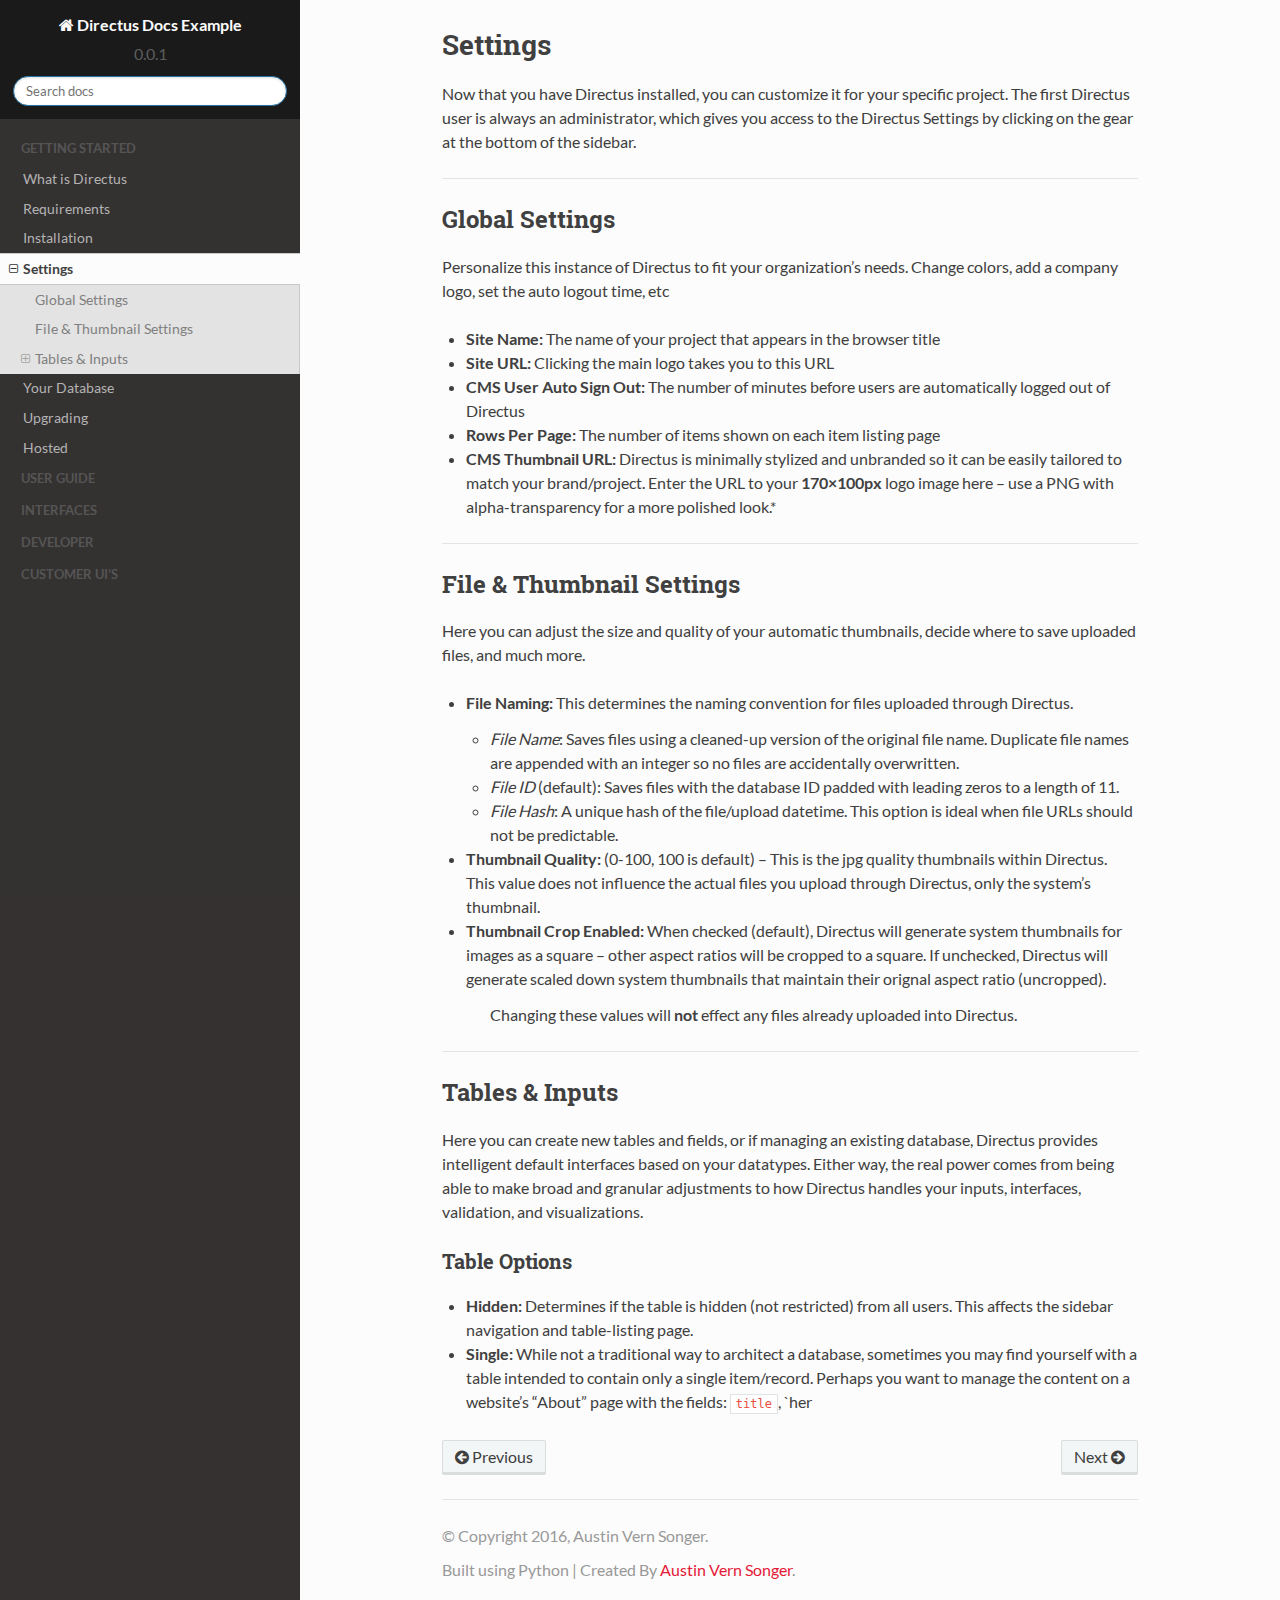
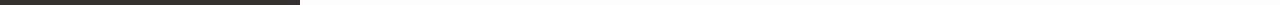
<file: _build/html/GS4-Settings.html>
<!DOCTYPE html>
<!--[if IE 8]><html class="no-js lt-ie9" lang="en" > <![endif]-->
<!--[if gt IE 8]><!--> <html class="no-js" lang="en" > <!--<![endif]-->
<head>
  <meta charset="utf-8">
  
  <meta name="viewport" content="width=device-width, initial-scale=1.0">
  
  <title>Settings &mdash; Directus Docs Example 1 documentation</title>
  

  
  

  

  
  
    

  

  
  
    <link rel="stylesheet" href="_static/css/theme.css" type="text/css" />
    <link rel="stylesheet" href="_static/css/Sorting_Directions.css" type="text/css" />
  

  

  
    <link rel="top" title="Directus Docs Example 1 documentation" href="index.html"/>
        <link rel="next" title="Your Database" href="GS5-Your-Database.html"/>
        <link rel="prev" title="Installation" href="GS3-Installation.html"/> 

  
  <script src="_static/js/modernizr.min.js"></script>
  <script src="_static/js/tsorter.min.js"></script>
  <script src="_static/js/list.js"></script>
  <script src="_static/js/jquery-2.2.4.min.js"></script>


</head>

<body class="wy-body-for-nav" role="document">

  <div class="wy-grid-for-nav">

    
    <nav data-toggle="wy-nav-shift" class="wy-nav-side">
      <div class="wy-side-scroll">
        <div class="wy-side-nav-search">
          

          
            <a href="index.html" class="icon icon-home"> Directus Docs Example
          

          
          </a>

          
            
            
              <div class="version">
                0.0.1
              </div>
            
          

          
<div role="search">
  <form id="rtd-search-form" class="wy-form" action="search.html" method="get">
    <input type="text" name="q" placeholder="Search docs" />
    <input type="hidden" name="check_keywords" value="yes" />
    <input type="hidden" name="area" value="default" />
  </form>
</div>

          
        </div>

        <div class="wy-menu wy-menu-vertical" data-spy="affix" role="navigation" aria-label="main navigation">
          
            
            
                <p class="caption"><span class="caption-text">Getting Started</span></p>
<ul class="current">
<li class="toctree-l1"><a class="reference internal" href="GS1-What-is-directus.html">What is Directus</a></li>
<li class="toctree-l1"><a class="reference internal" href="GS2-Requirements.html">Requirements</a></li>
<li class="toctree-l1"><a class="reference internal" href="GS3-Installation.html">Installation</a></li>
<li class="toctree-l1 current"><a class="current reference internal" href="#">Settings</a><ul>
<li class="toctree-l2"><a class="reference internal" href="#global-settings">Global Settings</a></li>
<li class="toctree-l2"><a class="reference internal" href="#file-thumbnail-settings">File &amp; Thumbnail Settings</a></li>
<li class="toctree-l2"><a class="reference internal" href="#tables-inputs">Tables &amp; Inputs</a><ul>
<li class="toctree-l3"><a class="reference internal" href="#table-options">Table Options</a></li>
</ul>
</li>
</ul>
</li>
<li class="toctree-l1"><a class="reference internal" href="GS5-Your-Database.html">Your Database</a></li>
<li class="toctree-l1"><a class="reference internal" href="GS6-Upgrading.html">Upgrading</a></li>
<li class="toctree-l1"><a class="reference internal" href="GS7-Hosted.html">Hosted</a></li>
</ul>
<p class="caption"><span class="caption-text">User Guide</span></p>
<ul class="simple">
</ul>
<p class="caption"><span class="caption-text">Interfaces</span></p>
<ul class="simple">
</ul>
<p class="caption"><span class="caption-text">Developer</span></p>
<ul class="simple">
</ul>
<p class="caption"><span class="caption-text">Customer UI&#8217;s</span></p>
<ul class="simple">
</ul>

            
          
        </div>
      </div>
    </nav>

    <section data-toggle="wy-nav-shift" class="wy-nav-content-wrap">

      
      <nav class="wy-nav-top" role="navigation" aria-label="top navigation">
        <i data-toggle="wy-nav-top" class="fa fa-bars"></i>
        <a href="index.html">Directus Docs Example</a>
      </nav>


      
      <div class="wy-nav-content">
        <div class="rst-content">
        <!--  

 



<div role="navigation" aria-label="breadcrumbs navigation">
  <ul class="wy-breadcrumbs">
    <li><a href="index.html">Docs</a> &raquo;</li>
      
    <li>Settings</li>
      <li class="wy-breadcrumbs-aside">
        
          
            <a href="_sources/GS4-Settings.txt" rel="nofollow"> View page source</a>
          
        
      </li>
  </ul>
  <hr/>
</div> -->
          <div role="main" class="document" itemscope="itemscope" itemtype="http://schema.org/Article">
           <div itemprop="articleBody">
            
  <div class="section" id="settings">
<h1>Settings<a class="headerlink" href="#settings" title="Permalink to this headline">¶</a></h1>
<p>Now that you have Directus installed, you can customize it for your
specific project. The first Directus user is always an administrator,
which gives you access to the Directus Settings by clicking on the gear
at the bottom of the sidebar.</p>
<hr class="docutils" />
<div class="section" id="global-settings">
<h2>Global Settings<a class="headerlink" href="#global-settings" title="Permalink to this headline">¶</a></h2>
<p>Personalize this instance of Directus to fit your organization’s needs.
Change colors, add a company logo, set the auto logout time, etc</p>
<ul class="simple">
<li><strong>Site Name:</strong> The name of your project that appears in the browser
title</li>
<li><strong>Site URL:</strong> Clicking the main logo takes you to this URL</li>
<li><strong>CMS User Auto Sign Out:</strong> The number of minutes before users are
automatically logged out of Directus</li>
<li><strong>Rows Per Page:</strong> The number of items shown on each item listing
page</li>
<li><strong>CMS Thumbnail URL:</strong> Directus is minimally stylized and unbranded
so it can be easily tailored to match your brand/project. Enter the
URL to your <strong>170×100px</strong> logo image here – use a PNG with
alpha-transparency for a more polished look.*</li>
</ul>
</div>
<hr class="docutils" />
<div class="section" id="file-thumbnail-settings">
<h2>File &amp; Thumbnail Settings<a class="headerlink" href="#file-thumbnail-settings" title="Permalink to this headline">¶</a></h2>
<p>Here you can adjust the size and quality of your automatic thumbnails,
decide where to save uploaded files, and much more.</p>
<ul>
<li><p class="first"><strong>File Naming:</strong> This determines the naming convention for files
uploaded through Directus.</p>
<ul class="simple">
<li><em>File Name</em>: Saves files using a cleaned-up version of the
original file name. Duplicate file names are appended with an
integer so no files are accidentally overwritten.</li>
<li><em>File ID</em> (default): Saves files with the database ID padded with
leading zeros to a length of 11.</li>
<li><em>File Hash</em>: A unique hash of the file/upload datetime. This
option is ideal when file URLs should not be predictable.</li>
</ul>
</li>
<li><p class="first"><strong>Thumbnail Quality:</strong> (0-100, 100 is default) – This is the jpg
quality thumbnails within Directus. This value does not influence the
actual files you upload through Directus, only the system’s
thumbnail.</p>
</li>
<li><p class="first"><strong>Thumbnail Crop Enabled:</strong> When checked (default), Directus will
generate system thumbnails for images as a square – other aspect
ratios will be cropped to a square. If unchecked, Directus will
generate scaled down system thumbnails that maintain their orignal
aspect ratio (uncropped).</p>
<blockquote>
<div><p>Changing these values will <strong>not</strong> effect any files already uploaded
into Directus.</p>
</div></blockquote>
</li>
</ul>
</div>
<hr class="docutils" />
<div class="section" id="tables-inputs">
<h2>Tables &amp; Inputs<a class="headerlink" href="#tables-inputs" title="Permalink to this headline">¶</a></h2>
<p>Here you can create new tables and fields, or if managing an existing
database, Directus provides intelligent default interfaces based on your
datatypes. Either way, the real power comes from being able to make
broad and granular adjustments to how Directus handles your inputs,
interfaces, validation, and visualizations.</p>
<div class="section" id="table-options">
<h3>Table Options<a class="headerlink" href="#table-options" title="Permalink to this headline">¶</a></h3>
<ul class="simple">
<li><strong>Hidden:</strong> Determines if the table is hidden (not restricted) from
all users. This affects the sidebar navigation and table-listing
page.</li>
<li><strong>Single:</strong> While not a traditional way to architect a database,
sometimes you may find yourself with a table intended to contain only
a single item/record. Perhaps you want to manage the content on a
website’s “About” page with the fields: <code class="docutils literal"><span class="pre">title</span></code>, `her</li>
</ul>
</div>
</div>
</div>


           </div>
          </div>
          <footer>
  
    <div class="rst-footer-buttons" role="navigation" aria-label="footer navigation">
      
        <a href="GS5-Your-Database.html" class="btn btn-neutral float-right" title="Your Database" accesskey="n">Next <span class="fa fa-arrow-circle-right"></span></a>
      
      
        <a href="GS3-Installation.html" class="btn btn-neutral" title="Installation" accesskey="p"><span class="fa fa-arrow-circle-left"></span> Previous</a>
      
    </div>
  

  <hr/>

  <div role="contentinfo">
    <p>
        &copy; Copyright 2016, Austin Vern Songer.

    </p>
  </div>
  Built using Python</a> | Created By <a href="http://austinvernsonger.com">Austin Vern Songer</a>. 

</footer>
        </div>
      </div>

    </section>

  </div>
  


  

    <script type="text/javascript">
        var DOCUMENTATION_OPTIONS = {
            URL_ROOT:'./',
            VERSION:'1',
            COLLAPSE_INDEX:false,
            FILE_SUFFIX:'.html',
            HAS_SOURCE:  true
        };
    </script>
      <script type="text/javascript" src="_static/jquery.js"></script>
      <script type="text/javascript" src="_static/underscore.js"></script>
      <script type="text/javascript" src="_static/doctools.js"></script>
      <script type="text/javascript" src="https://cdn.mathjax.org/mathjax/latest/MathJax.js?config=TeX-AMS-MML_HTMLorMML"></script>

  

  
  
    <script type="text/javascript" src="_static/js/theme.js"></script>
  

  
  
  <script type="text/javascript">
      jQuery(function () {
          SphinxRtdTheme.StickyNav.enable();
      });
  </script>
   

</body>
</html>
</file>
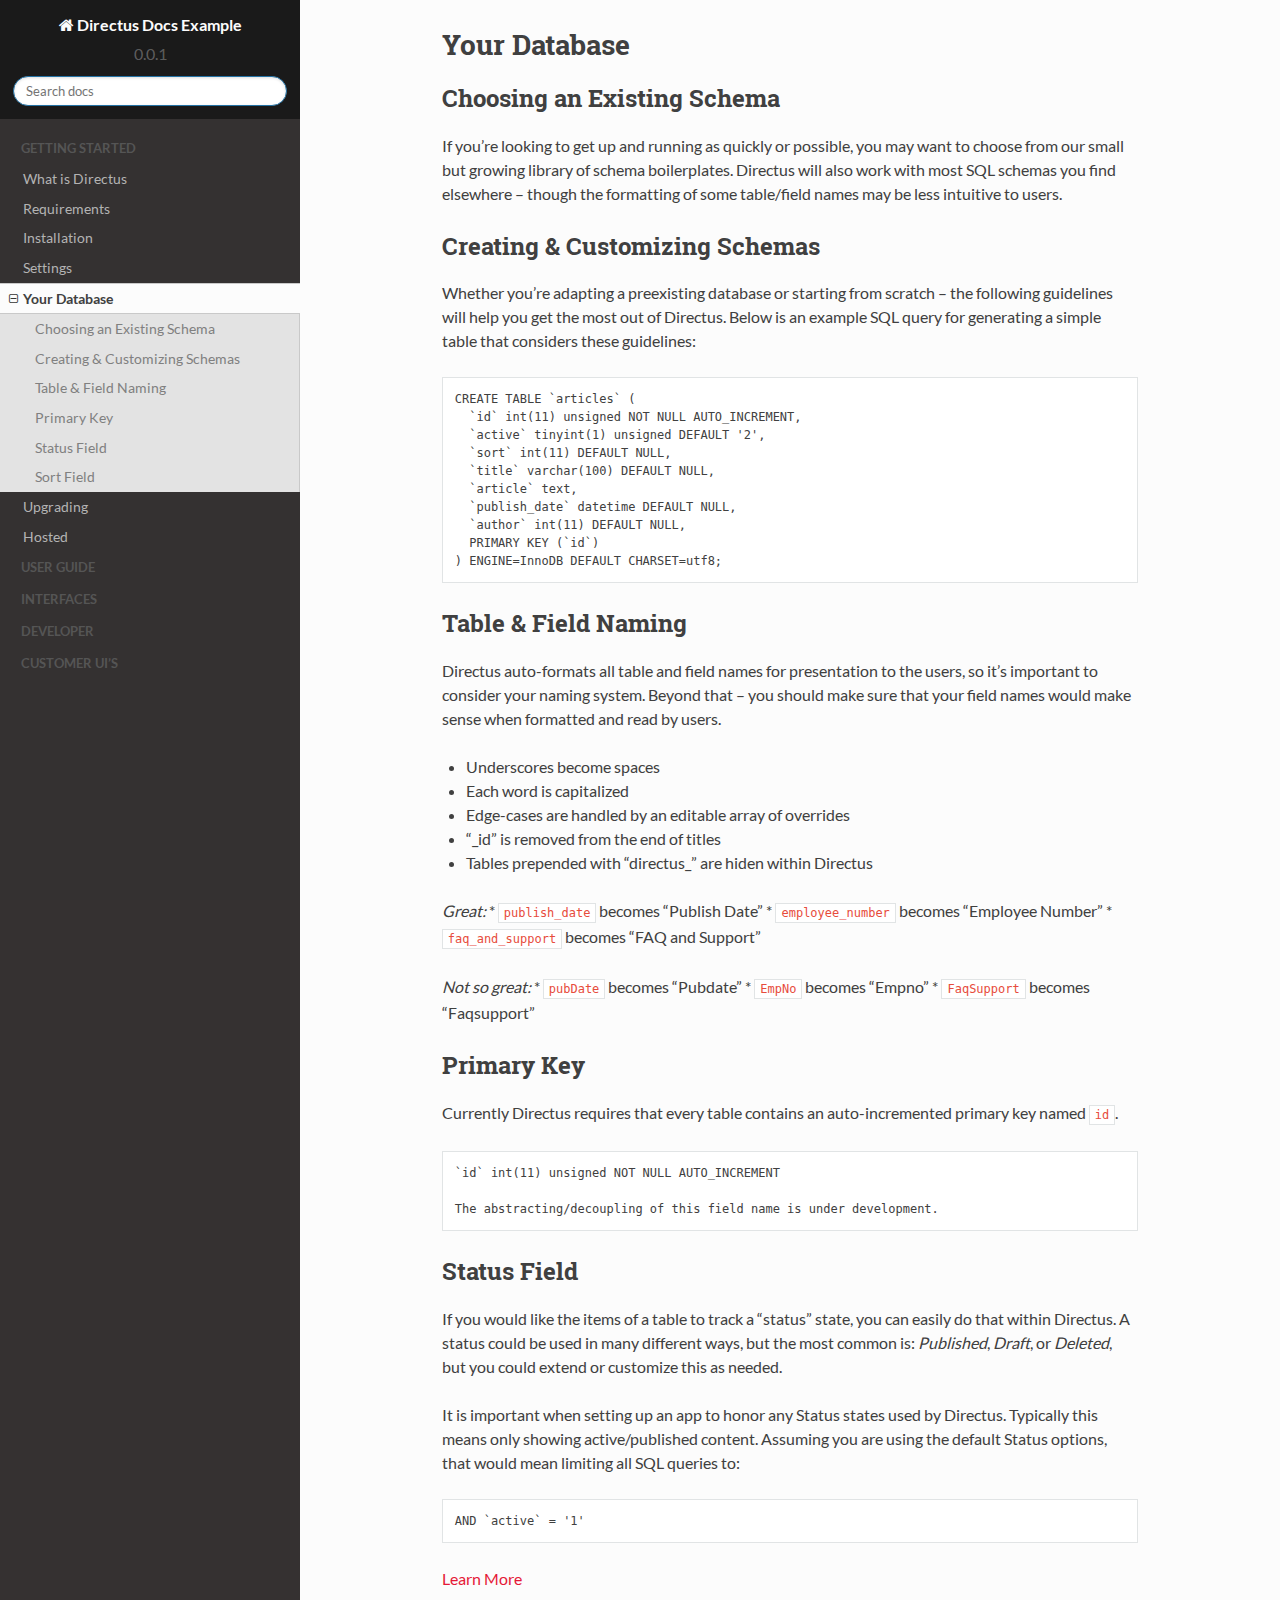
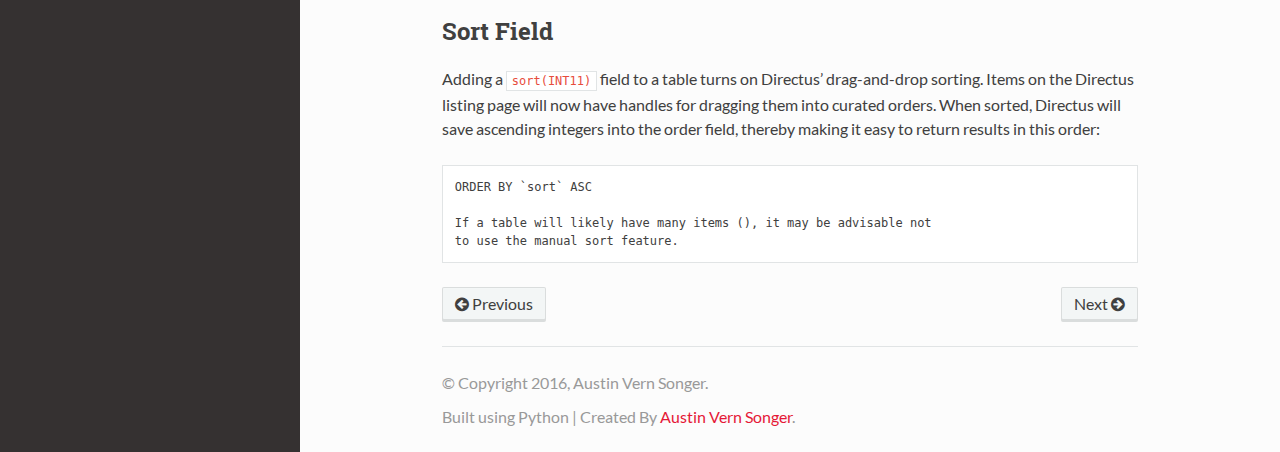
<file: _build/html/GS5-Your-Database.html>
<!DOCTYPE html>
<!--[if IE 8]><html class="no-js lt-ie9" lang="en" > <![endif]-->
<!--[if gt IE 8]><!--> <html class="no-js" lang="en" > <!--<![endif]-->
<head>
  <meta charset="utf-8">
  
  <meta name="viewport" content="width=device-width, initial-scale=1.0">
  
  <title>Your Database &mdash; Directus Docs Example 1 documentation</title>
  

  
  

  

  
  
    

  

  
  
    <link rel="stylesheet" href="_static/css/theme.css" type="text/css" />
    <link rel="stylesheet" href="_static/css/Sorting_Directions.css" type="text/css" />
  

  

  
    <link rel="top" title="Directus Docs Example 1 documentation" href="index.html"/>
        <link rel="next" title="Upgrading" href="GS6-Upgrading.html"/>
        <link rel="prev" title="Settings" href="GS4-Settings.html"/> 

  
  <script src="_static/js/modernizr.min.js"></script>
  <script src="_static/js/tsorter.min.js"></script>
  <script src="_static/js/list.js"></script>
  <script src="_static/js/jquery-2.2.4.min.js"></script>


</head>

<body class="wy-body-for-nav" role="document">

  <div class="wy-grid-for-nav">

    
    <nav data-toggle="wy-nav-shift" class="wy-nav-side">
      <div class="wy-side-scroll">
        <div class="wy-side-nav-search">
          

          
            <a href="index.html" class="icon icon-home"> Directus Docs Example
          

          
          </a>

          
            
            
              <div class="version">
                0.0.1
              </div>
            
          

          
<div role="search">
  <form id="rtd-search-form" class="wy-form" action="search.html" method="get">
    <input type="text" name="q" placeholder="Search docs" />
    <input type="hidden" name="check_keywords" value="yes" />
    <input type="hidden" name="area" value="default" />
  </form>
</div>

          
        </div>

        <div class="wy-menu wy-menu-vertical" data-spy="affix" role="navigation" aria-label="main navigation">
          
            
            
                <p class="caption"><span class="caption-text">Getting Started</span></p>
<ul class="current">
<li class="toctree-l1"><a class="reference internal" href="GS1-What-is-directus.html">What is Directus</a></li>
<li class="toctree-l1"><a class="reference internal" href="GS2-Requirements.html">Requirements</a></li>
<li class="toctree-l1"><a class="reference internal" href="GS3-Installation.html">Installation</a></li>
<li class="toctree-l1"><a class="reference internal" href="GS4-Settings.html">Settings</a></li>
<li class="toctree-l1 current"><a class="current reference internal" href="#">Your Database</a><ul>
<li class="toctree-l2"><a class="reference internal" href="#choosing-an-existing-schema">Choosing an Existing Schema</a></li>
<li class="toctree-l2"><a class="reference internal" href="#creating-customizing-schemas">Creating &amp; Customizing Schemas</a></li>
<li class="toctree-l2"><a class="reference internal" href="#table-field-naming">Table &amp; Field Naming</a></li>
<li class="toctree-l2"><a class="reference internal" href="#primary-key">Primary Key</a></li>
<li class="toctree-l2"><a class="reference internal" href="#status-field">Status Field</a></li>
<li class="toctree-l2"><a class="reference internal" href="#sort-field">Sort Field</a></li>
</ul>
</li>
<li class="toctree-l1"><a class="reference internal" href="GS6-Upgrading.html">Upgrading</a></li>
<li class="toctree-l1"><a class="reference internal" href="GS7-Hosted.html">Hosted</a></li>
</ul>
<p class="caption"><span class="caption-text">User Guide</span></p>
<ul class="simple">
</ul>
<p class="caption"><span class="caption-text">Interfaces</span></p>
<ul class="simple">
</ul>
<p class="caption"><span class="caption-text">Developer</span></p>
<ul class="simple">
</ul>
<p class="caption"><span class="caption-text">Customer UI&#8217;s</span></p>
<ul class="simple">
</ul>

            
          
        </div>
      </div>
    </nav>

    <section data-toggle="wy-nav-shift" class="wy-nav-content-wrap">

      
      <nav class="wy-nav-top" role="navigation" aria-label="top navigation">
        <i data-toggle="wy-nav-top" class="fa fa-bars"></i>
        <a href="index.html">Directus Docs Example</a>
      </nav>


      
      <div class="wy-nav-content">
        <div class="rst-content">
        <!--  

 



<div role="navigation" aria-label="breadcrumbs navigation">
  <ul class="wy-breadcrumbs">
    <li><a href="index.html">Docs</a> &raquo;</li>
      
    <li>Your Database</li>
      <li class="wy-breadcrumbs-aside">
        
          
            <a href="_sources/GS5-Your-Database.txt" rel="nofollow"> View page source</a>
          
        
      </li>
  </ul>
  <hr/>
</div> -->
          <div role="main" class="document" itemscope="itemscope" itemtype="http://schema.org/Article">
           <div itemprop="articleBody">
            
  <div class="section" id="your-database">
<h1>Your Database<a class="headerlink" href="#your-database" title="Permalink to this headline">¶</a></h1>
<div class="section" id="choosing-an-existing-schema">
<h2>Choosing an Existing Schema<a class="headerlink" href="#choosing-an-existing-schema" title="Permalink to this headline">¶</a></h2>
<p>If you’re looking to get up and running as quickly or possible, you may
want to choose from our small but growing library of schema
boilerplates. Directus will also work with most SQL schemas you find
elsewhere – though the formatting of some table/field names may be less
intuitive to users.</p>
</div>
<div class="section" id="creating-customizing-schemas">
<h2>Creating &amp; Customizing Schemas<a class="headerlink" href="#creating-customizing-schemas" title="Permalink to this headline">¶</a></h2>
<p>Whether you’re adapting a preexisting database or starting from scratch
– the following guidelines will help you get the most out of Directus.
Below is an example SQL query for generating a simple table that
considers these guidelines:</p>
<div class="code sql highlight-default"><div class="highlight"><pre><span></span>CREATE TABLE `articles` (
  `id` int(11) unsigned NOT NULL AUTO_INCREMENT,
  `active` tinyint(1) unsigned DEFAULT &#39;2&#39;,
  `sort` int(11) DEFAULT NULL,
  `title` varchar(100) DEFAULT NULL,
  `article` text,
  `publish_date` datetime DEFAULT NULL,
  `author` int(11) DEFAULT NULL,
  PRIMARY KEY (`id`)
) ENGINE=InnoDB DEFAULT CHARSET=utf8;
</pre></div>
</div>
</div>
<div class="section" id="table-field-naming">
<h2>Table &amp; Field Naming<a class="headerlink" href="#table-field-naming" title="Permalink to this headline">¶</a></h2>
<p>Directus auto-formats all table and field names for presentation to the
users, so it’s important to consider your naming system. Beyond that –
you should make sure that your field names would make sense when
formatted and read by users.</p>
<ul class="simple">
<li>Underscores become spaces</li>
<li>Each word is capitalized</li>
<li>Edge-cases are handled by an editable array of overrides</li>
<li>“_id&#8221; is removed from the end of titles</li>
<li>Tables prepended with “directus_” are hiden within Directus</li>
</ul>
<p><em>Great:</em> * <code class="docutils literal"><span class="pre">publish_date</span></code> becomes “Publish Date” *
<code class="docutils literal"><span class="pre">employee_number</span></code> becomes “Employee Number” * <code class="docutils literal"><span class="pre">faq_and_support</span></code>
becomes “FAQ and Support”</p>
<p><em>Not so great:</em> * <code class="docutils literal"><span class="pre">pubDate</span></code> becomes “Pubdate” * <code class="docutils literal"><span class="pre">EmpNo</span></code> becomes
“Empno” * <code class="docutils literal"><span class="pre">FaqSupport</span></code> becomes “Faqsupport”</p>
</div>
<div class="section" id="primary-key">
<h2>Primary Key<a class="headerlink" href="#primary-key" title="Permalink to this headline">¶</a></h2>
<p>Currently Directus requires that every table contains an
auto-incremented primary key named <code class="docutils literal"><span class="pre">id</span></code>.</p>
<div class="code sql highlight-default"><div class="highlight"><pre><span></span>`id` int(11) unsigned NOT NULL AUTO_INCREMENT

The abstracting/decoupling of this field name is under development.
</pre></div>
</div>
</div>
<div class="section" id="status-field">
<h2>Status Field<a class="headerlink" href="#status-field" title="Permalink to this headline">¶</a></h2>
<p>If you would like the items of a table to track a “status” state, you
can easily do that within Directus. A status could be used in many
different ways, but the most common is: <em>Published</em>, <em>Draft</em>, or
<em>Deleted</em>, but you could extend or customize this as needed.</p>
<p>It is important when setting up an app to honor any Status states used
by Directus. Typically this means only showing active/published content.
Assuming you are using the default Status options, that would mean
limiting all SQL queries to:</p>
<div class="code sql highlight-default"><div class="highlight"><pre><span></span>AND `active` = &#39;1&#39;
</pre></div>
</div>
<p><a class="reference external" href="/04-developer/02-configuration.md">Learn More</a></p>
</div>
<div class="section" id="sort-field">
<h2>Sort Field<a class="headerlink" href="#sort-field" title="Permalink to this headline">¶</a></h2>
<p>Adding a <code class="docutils literal"><span class="pre">sort(INT11)</span></code> field to a table turns on Directus’
drag-and-drop sorting. Items on the Directus listing page will now have
handles for dragging them into curated orders. When sorted, Directus
will save ascending integers into the order field, thereby making it
easy to return results in this order:</p>
<div class="code sql highlight-default"><div class="highlight"><pre><span></span>ORDER BY `sort` ASC

If a table will likely have many items (), it may be advisable not
to use the manual sort feature.
</pre></div>
</div>
</div>
</div>


           </div>
          </div>
          <footer>
  
    <div class="rst-footer-buttons" role="navigation" aria-label="footer navigation">
      
        <a href="GS6-Upgrading.html" class="btn btn-neutral float-right" title="Upgrading" accesskey="n">Next <span class="fa fa-arrow-circle-right"></span></a>
      
      
        <a href="GS4-Settings.html" class="btn btn-neutral" title="Settings" accesskey="p"><span class="fa fa-arrow-circle-left"></span> Previous</a>
      
    </div>
  

  <hr/>

  <div role="contentinfo">
    <p>
        &copy; Copyright 2016, Austin Vern Songer.

    </p>
  </div>
  Built using Python</a> | Created By <a href="http://austinvernsonger.com">Austin Vern Songer</a>. 

</footer>
        </div>
      </div>

    </section>

  </div>
  


  

    <script type="text/javascript">
        var DOCUMENTATION_OPTIONS = {
            URL_ROOT:'./',
            VERSION:'1',
            COLLAPSE_INDEX:false,
            FILE_SUFFIX:'.html',
            HAS_SOURCE:  true
        };
    </script>
      <script type="text/javascript" src="_static/jquery.js"></script>
      <script type="text/javascript" src="_static/underscore.js"></script>
      <script type="text/javascript" src="_static/doctools.js"></script>
      <script type="text/javascript" src="https://cdn.mathjax.org/mathjax/latest/MathJax.js?config=TeX-AMS-MML_HTMLorMML"></script>

  

  
  
    <script type="text/javascript" src="_static/js/theme.js"></script>
  

  
  
  <script type="text/javascript">
      jQuery(function () {
          SphinxRtdTheme.StickyNav.enable();
      });
  </script>
   

</body>
</html>
</file>
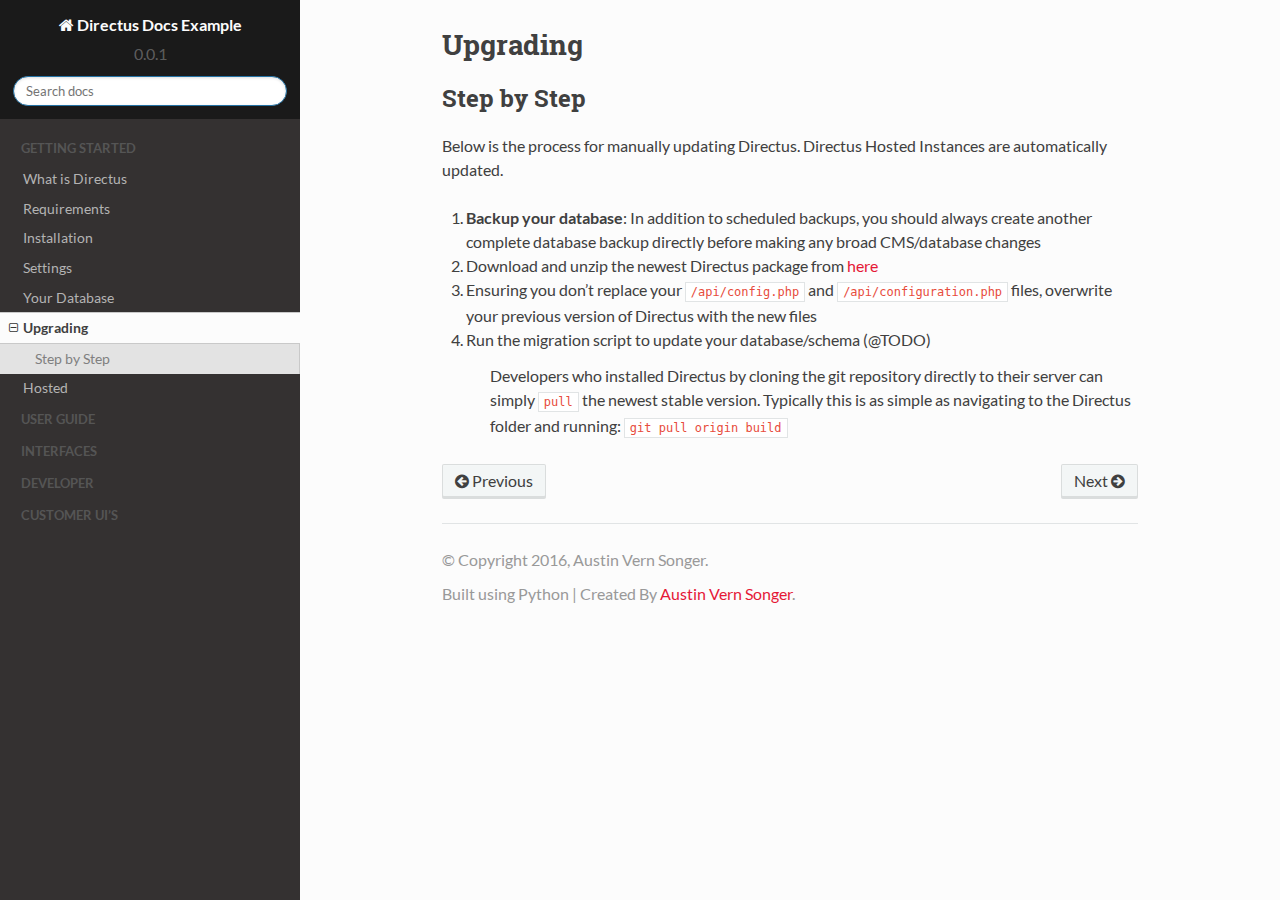
<file: _build/html/GS6-Upgrading.html>
<!DOCTYPE html>
<!--[if IE 8]><html class="no-js lt-ie9" lang="en" > <![endif]-->
<!--[if gt IE 8]><!--> <html class="no-js" lang="en" > <!--<![endif]-->
<head>
  <meta charset="utf-8">
  
  <meta name="viewport" content="width=device-width, initial-scale=1.0">
  
  <title>Upgrading &mdash; Directus Docs Example 1 documentation</title>
  

  
  

  

  
  
    

  

  
  
    <link rel="stylesheet" href="_static/css/theme.css" type="text/css" />
    <link rel="stylesheet" href="_static/css/Sorting_Directions.css" type="text/css" />
  

  

  
    <link rel="top" title="Directus Docs Example 1 documentation" href="index.html"/>
        <link rel="next" title="Hosted" href="GS7-Hosted.html"/>
        <link rel="prev" title="Your Database" href="GS5-Your-Database.html"/> 

  
  <script src="_static/js/modernizr.min.js"></script>
  <script src="_static/js/tsorter.min.js"></script>
  <script src="_static/js/list.js"></script>
  <script src="_static/js/jquery-2.2.4.min.js"></script>


</head>

<body class="wy-body-for-nav" role="document">

  <div class="wy-grid-for-nav">

    
    <nav data-toggle="wy-nav-shift" class="wy-nav-side">
      <div class="wy-side-scroll">
        <div class="wy-side-nav-search">
          

          
            <a href="index.html" class="icon icon-home"> Directus Docs Example
          

          
          </a>

          
            
            
              <div class="version">
                0.0.1
              </div>
            
          

          
<div role="search">
  <form id="rtd-search-form" class="wy-form" action="search.html" method="get">
    <input type="text" name="q" placeholder="Search docs" />
    <input type="hidden" name="check_keywords" value="yes" />
    <input type="hidden" name="area" value="default" />
  </form>
</div>

          
        </div>

        <div class="wy-menu wy-menu-vertical" data-spy="affix" role="navigation" aria-label="main navigation">
          
            
            
                <p class="caption"><span class="caption-text">Getting Started</span></p>
<ul class="current">
<li class="toctree-l1"><a class="reference internal" href="GS1-What-is-directus.html">What is Directus</a></li>
<li class="toctree-l1"><a class="reference internal" href="GS2-Requirements.html">Requirements</a></li>
<li class="toctree-l1"><a class="reference internal" href="GS3-Installation.html">Installation</a></li>
<li class="toctree-l1"><a class="reference internal" href="GS4-Settings.html">Settings</a></li>
<li class="toctree-l1"><a class="reference internal" href="GS5-Your-Database.html">Your Database</a></li>
<li class="toctree-l1 current"><a class="current reference internal" href="#">Upgrading</a><ul>
<li class="toctree-l2"><a class="reference internal" href="#step-by-step">Step by Step</a></li>
</ul>
</li>
<li class="toctree-l1"><a class="reference internal" href="GS7-Hosted.html">Hosted</a></li>
</ul>
<p class="caption"><span class="caption-text">User Guide</span></p>
<ul class="simple">
</ul>
<p class="caption"><span class="caption-text">Interfaces</span></p>
<ul class="simple">
</ul>
<p class="caption"><span class="caption-text">Developer</span></p>
<ul class="simple">
</ul>
<p class="caption"><span class="caption-text">Customer UI&#8217;s</span></p>
<ul class="simple">
</ul>

            
          
        </div>
      </div>
    </nav>

    <section data-toggle="wy-nav-shift" class="wy-nav-content-wrap">

      
      <nav class="wy-nav-top" role="navigation" aria-label="top navigation">
        <i data-toggle="wy-nav-top" class="fa fa-bars"></i>
        <a href="index.html">Directus Docs Example</a>
      </nav>


      
      <div class="wy-nav-content">
        <div class="rst-content">
        <!--  

 



<div role="navigation" aria-label="breadcrumbs navigation">
  <ul class="wy-breadcrumbs">
    <li><a href="index.html">Docs</a> &raquo;</li>
      
    <li>Upgrading</li>
      <li class="wy-breadcrumbs-aside">
        
          
            <a href="_sources/GS6-Upgrading.txt" rel="nofollow"> View page source</a>
          
        
      </li>
  </ul>
  <hr/>
</div> -->
          <div role="main" class="document" itemscope="itemscope" itemtype="http://schema.org/Article">
           <div itemprop="articleBody">
            
  <div class="section" id="upgrading">
<h1>Upgrading<a class="headerlink" href="#upgrading" title="Permalink to this headline">¶</a></h1>
<div class="section" id="step-by-step">
<h2>Step by Step<a class="headerlink" href="#step-by-step" title="Permalink to this headline">¶</a></h2>
<p>Below is the process for manually updating Directus. Directus Hosted
Instances are automatically updated.</p>
<ol class="arabic">
<li><p class="first"><strong>Backup your database</strong>: In addition to scheduled backups, you
should always create another complete database backup directly before
making any broad CMS/database changes</p>
</li>
<li><p class="first">Download and unzip the newest Directus package from <a class="reference external" href="https://github.com/directus/directus/tree/build">here</a></p>
</li>
<li><p class="first">Ensuring you don’t replace your <code class="docutils literal"><span class="pre">/api/config.php</span></code> and
<code class="docutils literal"><span class="pre">/api/configuration.php</span></code> files, overwrite your previous version of
Directus with the new files</p>
</li>
<li><p class="first">Run the migration script to update your database/schema (&#64;TODO)</p>
<blockquote>
<div><p>Developers who installed Directus by cloning the git repository
directly to their server can simply <code class="docutils literal"><span class="pre">pull</span></code> the newest stable
version. Typically this is as simple as navigating to the Directus
folder and running: <code class="docutils literal"><span class="pre">git</span> <span class="pre">pull</span> <span class="pre">origin</span> <span class="pre">build</span></code></p>
</div></blockquote>
</li>
</ol>
</div>
</div>


           </div>
          </div>
          <footer>
  
    <div class="rst-footer-buttons" role="navigation" aria-label="footer navigation">
      
        <a href="GS7-Hosted.html" class="btn btn-neutral float-right" title="Hosted" accesskey="n">Next <span class="fa fa-arrow-circle-right"></span></a>
      
      
        <a href="GS5-Your-Database.html" class="btn btn-neutral" title="Your Database" accesskey="p"><span class="fa fa-arrow-circle-left"></span> Previous</a>
      
    </div>
  

  <hr/>

  <div role="contentinfo">
    <p>
        &copy; Copyright 2016, Austin Vern Songer.

    </p>
  </div>
  Built using Python</a> | Created By <a href="http://austinvernsonger.com">Austin Vern Songer</a>. 

</footer>
        </div>
      </div>

    </section>

  </div>
  


  

    <script type="text/javascript">
        var DOCUMENTATION_OPTIONS = {
            URL_ROOT:'./',
            VERSION:'1',
            COLLAPSE_INDEX:false,
            FILE_SUFFIX:'.html',
            HAS_SOURCE:  true
        };
    </script>
      <script type="text/javascript" src="_static/jquery.js"></script>
      <script type="text/javascript" src="_static/underscore.js"></script>
      <script type="text/javascript" src="_static/doctools.js"></script>
      <script type="text/javascript" src="https://cdn.mathjax.org/mathjax/latest/MathJax.js?config=TeX-AMS-MML_HTMLorMML"></script>

  

  
  
    <script type="text/javascript" src="_static/js/theme.js"></script>
  

  
  
  <script type="text/javascript">
      jQuery(function () {
          SphinxRtdTheme.StickyNav.enable();
      });
  </script>
   

</body>
</html>
</file>
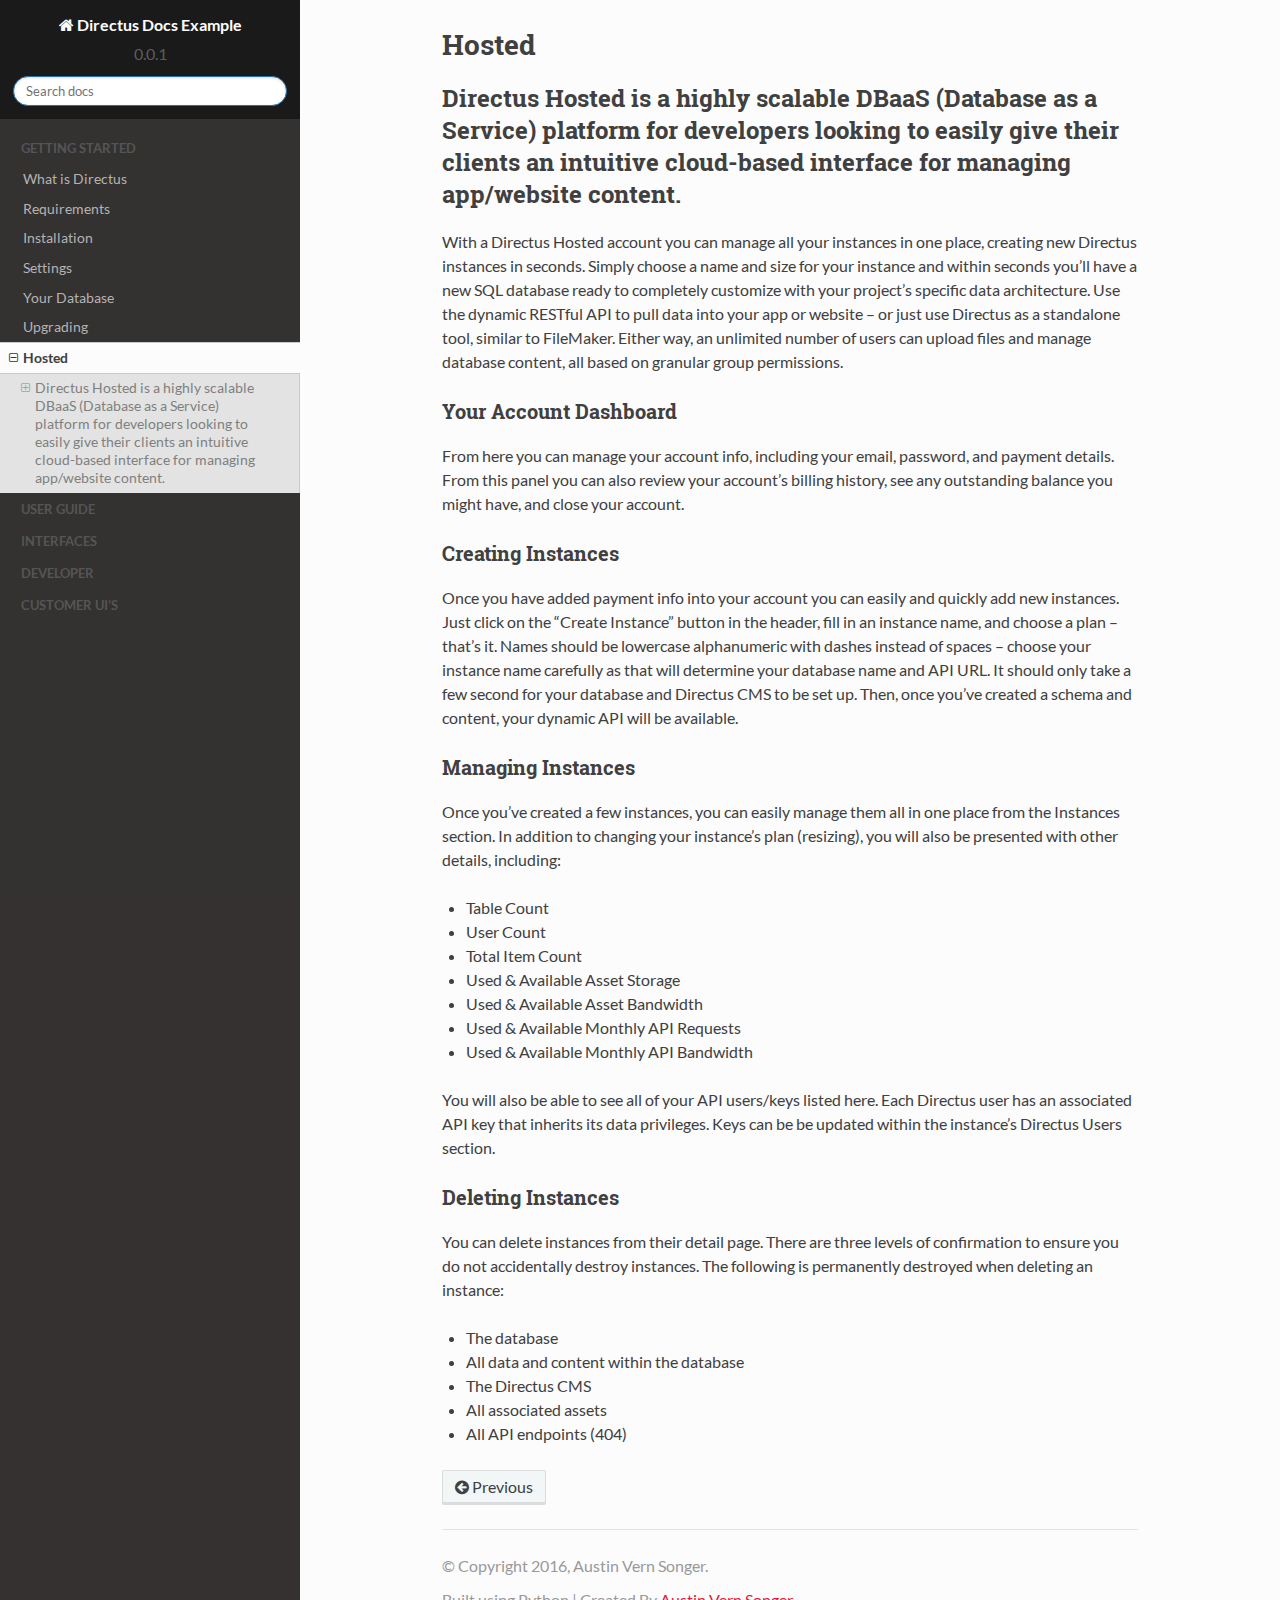
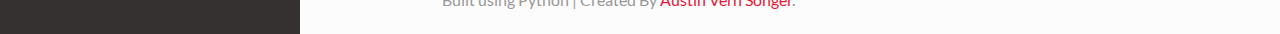
<file: _build/html/GS7-Hosted.html>
<!DOCTYPE html>
<!--[if IE 8]><html class="no-js lt-ie9" lang="en" > <![endif]-->
<!--[if gt IE 8]><!--> <html class="no-js" lang="en" > <!--<![endif]-->
<head>
  <meta charset="utf-8">
  
  <meta name="viewport" content="width=device-width, initial-scale=1.0">
  
  <title>Hosted &mdash; Directus Docs Example 1 documentation</title>
  

  
  

  

  
  
    

  

  
  
    <link rel="stylesheet" href="_static/css/theme.css" type="text/css" />
    <link rel="stylesheet" href="_static/css/Sorting_Directions.css" type="text/css" />
  

  

  
    <link rel="top" title="Directus Docs Example 1 documentation" href="index.html"/>
        <link rel="prev" title="Upgrading" href="GS6-Upgrading.html"/> 

  
  <script src="_static/js/modernizr.min.js"></script>
  <script src="_static/js/tsorter.min.js"></script>
  <script src="_static/js/list.js"></script>
  <script src="_static/js/jquery-2.2.4.min.js"></script>


</head>

<body class="wy-body-for-nav" role="document">

  <div class="wy-grid-for-nav">

    
    <nav data-toggle="wy-nav-shift" class="wy-nav-side">
      <div class="wy-side-scroll">
        <div class="wy-side-nav-search">
          

          
            <a href="index.html" class="icon icon-home"> Directus Docs Example
          

          
          </a>

          
            
            
              <div class="version">
                0.0.1
              </div>
            
          

          
<div role="search">
  <form id="rtd-search-form" class="wy-form" action="search.html" method="get">
    <input type="text" name="q" placeholder="Search docs" />
    <input type="hidden" name="check_keywords" value="yes" />
    <input type="hidden" name="area" value="default" />
  </form>
</div>

          
        </div>

        <div class="wy-menu wy-menu-vertical" data-spy="affix" role="navigation" aria-label="main navigation">
          
            
            
                <p class="caption"><span class="caption-text">Getting Started</span></p>
<ul class="current">
<li class="toctree-l1"><a class="reference internal" href="GS1-What-is-directus.html">What is Directus</a></li>
<li class="toctree-l1"><a class="reference internal" href="GS2-Requirements.html">Requirements</a></li>
<li class="toctree-l1"><a class="reference internal" href="GS3-Installation.html">Installation</a></li>
<li class="toctree-l1"><a class="reference internal" href="GS4-Settings.html">Settings</a></li>
<li class="toctree-l1"><a class="reference internal" href="GS5-Your-Database.html">Your Database</a></li>
<li class="toctree-l1"><a class="reference internal" href="GS6-Upgrading.html">Upgrading</a></li>
<li class="toctree-l1 current"><a class="current reference internal" href="#">Hosted</a><ul>
<li class="toctree-l2"><a class="reference internal" href="#directus-hosted-is-a-highly-scalable-dbaas-database-as-a-service-platform-for-developers-looking-to-easily-give-their-clients-an-intuitive-cloud-based-interface-for-managing-app-website-content">Directus Hosted is a highly scalable DBaaS (Database as a Service) platform for developers looking to easily give their clients an intuitive cloud-based interface for managing app/website content.</a><ul>
<li class="toctree-l3"><a class="reference internal" href="#your-account-dashboard">Your Account Dashboard</a></li>
<li class="toctree-l3"><a class="reference internal" href="#creating-instances">Creating Instances</a></li>
<li class="toctree-l3"><a class="reference internal" href="#managing-instances">Managing Instances</a></li>
<li class="toctree-l3"><a class="reference internal" href="#deleting-instances">Deleting Instances</a></li>
</ul>
</li>
</ul>
</li>
</ul>
<p class="caption"><span class="caption-text">User Guide</span></p>
<ul class="simple">
</ul>
<p class="caption"><span class="caption-text">Interfaces</span></p>
<ul class="simple">
</ul>
<p class="caption"><span class="caption-text">Developer</span></p>
<ul class="simple">
</ul>
<p class="caption"><span class="caption-text">Customer UI&#8217;s</span></p>
<ul class="simple">
</ul>

            
          
        </div>
      </div>
    </nav>

    <section data-toggle="wy-nav-shift" class="wy-nav-content-wrap">

      
      <nav class="wy-nav-top" role="navigation" aria-label="top navigation">
        <i data-toggle="wy-nav-top" class="fa fa-bars"></i>
        <a href="index.html">Directus Docs Example</a>
      </nav>


      
      <div class="wy-nav-content">
        <div class="rst-content">
        <!--  

 



<div role="navigation" aria-label="breadcrumbs navigation">
  <ul class="wy-breadcrumbs">
    <li><a href="index.html">Docs</a> &raquo;</li>
      
    <li>Hosted</li>
      <li class="wy-breadcrumbs-aside">
        
          
            <a href="_sources/GS7-Hosted.txt" rel="nofollow"> View page source</a>
          
        
      </li>
  </ul>
  <hr/>
</div> -->
          <div role="main" class="document" itemscope="itemscope" itemtype="http://schema.org/Article">
           <div itemprop="articleBody">
            
  <div class="section" id="hosted">
<h1>Hosted<a class="headerlink" href="#hosted" title="Permalink to this headline">¶</a></h1>
<div class="section" id="directus-hosted-is-a-highly-scalable-dbaas-database-as-a-service-platform-for-developers-looking-to-easily-give-their-clients-an-intuitive-cloud-based-interface-for-managing-app-website-content">
<h2>Directus Hosted is a highly scalable DBaaS (Database as a Service) platform for developers looking to easily give their clients an intuitive cloud-based interface for managing app/website content.<a class="headerlink" href="#directus-hosted-is-a-highly-scalable-dbaas-database-as-a-service-platform-for-developers-looking-to-easily-give-their-clients-an-intuitive-cloud-based-interface-for-managing-app-website-content" title="Permalink to this headline">¶</a></h2>
<p>With a Directus Hosted account you can manage all your instances in one
place, creating new Directus instances in seconds. Simply choose a name
and size for your instance and within seconds you’ll have a new SQL
database ready to completely customize with your project’s specific data
architecture. Use the dynamic RESTful API to pull data into your app or
website – or just use Directus as a standalone tool, similar to
FileMaker. Either way, an unlimited number of users can upload files and
manage database content, all based on granular group permissions.</p>
<div class="section" id="your-account-dashboard">
<h3>Your Account Dashboard<a class="headerlink" href="#your-account-dashboard" title="Permalink to this headline">¶</a></h3>
<p>From here you can manage your account info, including your email,
password, and payment details. From this panel you can also review your
account’s billing history, see any outstanding balance you might have,
and close your account.</p>
</div>
<div class="section" id="creating-instances">
<h3>Creating Instances<a class="headerlink" href="#creating-instances" title="Permalink to this headline">¶</a></h3>
<p>Once you have added payment info into your account you can easily and
quickly add new instances. Just click on the “Create Instance” button in
the header, fill in an instance name, and choose a plan – that’s it.
Names should be lowercase alphanumeric with dashes instead of spaces –
choose your instance name carefully as that will determine your database
name and API URL. It should only take a few second for your database and
Directus CMS to be set up. Then, once you’ve created a schema and
content, your dynamic API will be available.</p>
</div>
<div class="section" id="managing-instances">
<h3>Managing Instances<a class="headerlink" href="#managing-instances" title="Permalink to this headline">¶</a></h3>
<p>Once you’ve created a few instances, you can easily manage them all in
one place from the Instances section. In addition to changing your
instance’s plan (resizing), you will also be presented with other
details, including:</p>
<ul class="simple">
<li>Table Count</li>
<li>User Count</li>
<li>Total Item Count</li>
<li>Used &amp; Available Asset Storage</li>
<li>Used &amp; Available Asset Bandwidth</li>
<li>Used &amp; Available Monthly API Requests</li>
<li>Used &amp; Available Monthly API Bandwidth</li>
</ul>
<p>You will also be able to see all of your API users/keys listed here.
Each Directus user has an associated API key that inherits its data
privileges. Keys can be be updated within the instance’s Directus Users
section.</p>
</div>
<div class="section" id="deleting-instances">
<h3>Deleting Instances<a class="headerlink" href="#deleting-instances" title="Permalink to this headline">¶</a></h3>
<p>You can delete instances from their detail page. There are three levels
of confirmation to ensure you do not accidentally destroy instances. The
following is permanently destroyed when deleting an instance:</p>
<ul class="simple">
<li>The database</li>
<li>All data and content within the database</li>
<li>The Directus CMS</li>
<li>All associated assets</li>
<li>All API endpoints (404)</li>
</ul>
</div>
</div>
</div>


           </div>
          </div>
          <footer>
  
    <div class="rst-footer-buttons" role="navigation" aria-label="footer navigation">
      
      
        <a href="GS6-Upgrading.html" class="btn btn-neutral" title="Upgrading" accesskey="p"><span class="fa fa-arrow-circle-left"></span> Previous</a>
      
    </div>
  

  <hr/>

  <div role="contentinfo">
    <p>
        &copy; Copyright 2016, Austin Vern Songer.

    </p>
  </div>
  Built using Python</a> | Created By <a href="http://austinvernsonger.com">Austin Vern Songer</a>. 

</footer>
        </div>
      </div>

    </section>

  </div>
  


  

    <script type="text/javascript">
        var DOCUMENTATION_OPTIONS = {
            URL_ROOT:'./',
            VERSION:'1',
            COLLAPSE_INDEX:false,
            FILE_SUFFIX:'.html',
            HAS_SOURCE:  true
        };
    </script>
      <script type="text/javascript" src="_static/jquery.js"></script>
      <script type="text/javascript" src="_static/underscore.js"></script>
      <script type="text/javascript" src="_static/doctools.js"></script>
      <script type="text/javascript" src="https://cdn.mathjax.org/mathjax/latest/MathJax.js?config=TeX-AMS-MML_HTMLorMML"></script>

  

  
  
    <script type="text/javascript" src="_static/js/theme.js"></script>
  

  
  
  <script type="text/javascript">
      jQuery(function () {
          SphinxRtdTheme.StickyNav.enable();
      });
  </script>
   

</body>
</html>
</file>
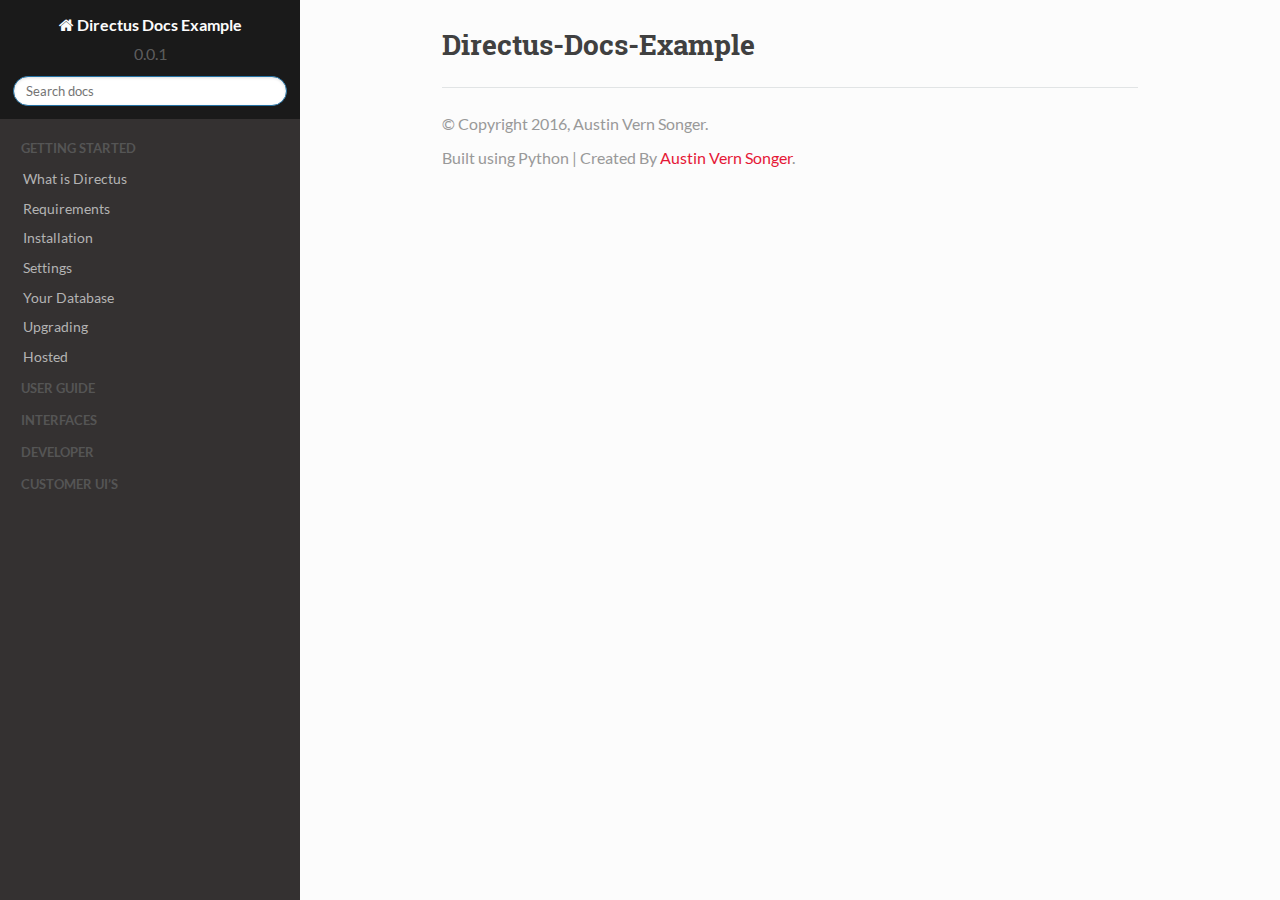
<file: _build/html/README.html>
<!DOCTYPE html>
<!--[if IE 8]><html class="no-js lt-ie9" lang="en" > <![endif]-->
<!--[if gt IE 8]><!--> <html class="no-js" lang="en" > <!--<![endif]-->
<head>
  <meta charset="utf-8">
  
  <meta name="viewport" content="width=device-width, initial-scale=1.0">
  
  <title>Directus-Docs-Example &mdash; Directus Docs Example 1 documentation</title>
  

  
  

  

  
  
    

  

  
  
    <link rel="stylesheet" href="_static/css/theme.css" type="text/css" />
    <link rel="stylesheet" href="_static/css/Sorting_Directions.css" type="text/css" />
  

  

  
    <link rel="top" title="Directus Docs Example 1 documentation" href="index.html"/> 

  
  <script src="_static/js/modernizr.min.js"></script>
  <script src="_static/js/tsorter.min.js"></script>
  <script src="_static/js/list.js"></script>
  <script src="_static/js/jquery-2.2.4.min.js"></script>


</head>

<body class="wy-body-for-nav" role="document">

  <div class="wy-grid-for-nav">

    
    <nav data-toggle="wy-nav-shift" class="wy-nav-side">
      <div class="wy-side-scroll">
        <div class="wy-side-nav-search">
          

          
            <a href="index.html" class="icon icon-home"> Directus Docs Example
          

          
          </a>

          
            
            
              <div class="version">
                0.0.1
              </div>
            
          

          
<div role="search">
  <form id="rtd-search-form" class="wy-form" action="search.html" method="get">
    <input type="text" name="q" placeholder="Search docs" />
    <input type="hidden" name="check_keywords" value="yes" />
    <input type="hidden" name="area" value="default" />
  </form>
</div>

          
        </div>

        <div class="wy-menu wy-menu-vertical" data-spy="affix" role="navigation" aria-label="main navigation">
          
            
            
                <p class="caption"><span class="caption-text">Getting Started</span></p>
<ul>
<li class="toctree-l1"><a class="reference internal" href="GS1-What-is-directus.html">What is Directus</a></li>
<li class="toctree-l1"><a class="reference internal" href="GS2-Requirements.html">Requirements</a></li>
<li class="toctree-l1"><a class="reference internal" href="GS3-Installation.html">Installation</a></li>
<li class="toctree-l1"><a class="reference internal" href="GS4-Settings.html">Settings</a></li>
<li class="toctree-l1"><a class="reference internal" href="GS5-Your-Database.html">Your Database</a></li>
<li class="toctree-l1"><a class="reference internal" href="GS6-Upgrading.html">Upgrading</a></li>
<li class="toctree-l1"><a class="reference internal" href="GS7-Hosted.html">Hosted</a></li>
</ul>
<p class="caption"><span class="caption-text">User Guide</span></p>
<ul class="simple">
</ul>
<p class="caption"><span class="caption-text">Interfaces</span></p>
<ul class="simple">
</ul>
<p class="caption"><span class="caption-text">Developer</span></p>
<ul class="simple">
</ul>
<p class="caption"><span class="caption-text">Customer UI&#8217;s</span></p>
<ul class="simple">
</ul>

            
          
        </div>
      </div>
    </nav>

    <section data-toggle="wy-nav-shift" class="wy-nav-content-wrap">

      
      <nav class="wy-nav-top" role="navigation" aria-label="top navigation">
        <i data-toggle="wy-nav-top" class="fa fa-bars"></i>
        <a href="index.html">Directus Docs Example</a>
      </nav>


      
      <div class="wy-nav-content">
        <div class="rst-content">
        <!--  

 



<div role="navigation" aria-label="breadcrumbs navigation">
  <ul class="wy-breadcrumbs">
    <li><a href="index.html">Docs</a> &raquo;</li>
      
    <li>Directus-Docs-Example</li>
      <li class="wy-breadcrumbs-aside">
        
          
            <a href="_sources/README.txt" rel="nofollow"> View page source</a>
          
        
      </li>
  </ul>
  <hr/>
</div> -->
          <div role="main" class="document" itemscope="itemscope" itemtype="http://schema.org/Article">
           <div itemprop="articleBody">
            
  <div class="section" id="directus-docs-example">
<span id="directus-docs-example"></span><h1>Directus-Docs-Example<a class="headerlink" href="#directus-docs-example" title="Permalink to this headline">¶</a></h1>
</div>


           </div>
          </div>
          <footer>
  

  <hr/>

  <div role="contentinfo">
    <p>
        &copy; Copyright 2016, Austin Vern Songer.

    </p>
  </div>
  Built using Python</a> | Created By <a href="http://austinvernsonger.com">Austin Vern Songer</a>. 

</footer>
        </div>
      </div>

    </section>

  </div>
  


  

    <script type="text/javascript">
        var DOCUMENTATION_OPTIONS = {
            URL_ROOT:'./',
            VERSION:'1',
            COLLAPSE_INDEX:false,
            FILE_SUFFIX:'.html',
            HAS_SOURCE:  true
        };
    </script>
      <script type="text/javascript" src="_static/jquery.js"></script>
      <script type="text/javascript" src="_static/underscore.js"></script>
      <script type="text/javascript" src="_static/doctools.js"></script>
      <script type="text/javascript" src="https://cdn.mathjax.org/mathjax/latest/MathJax.js?config=TeX-AMS-MML_HTMLorMML"></script>

  

  
  
    <script type="text/javascript" src="_static/js/theme.js"></script>
  

  
  
  <script type="text/javascript">
      jQuery(function () {
          SphinxRtdTheme.StickyNav.enable();
      });
  </script>
   

</body>
</html>
</file>
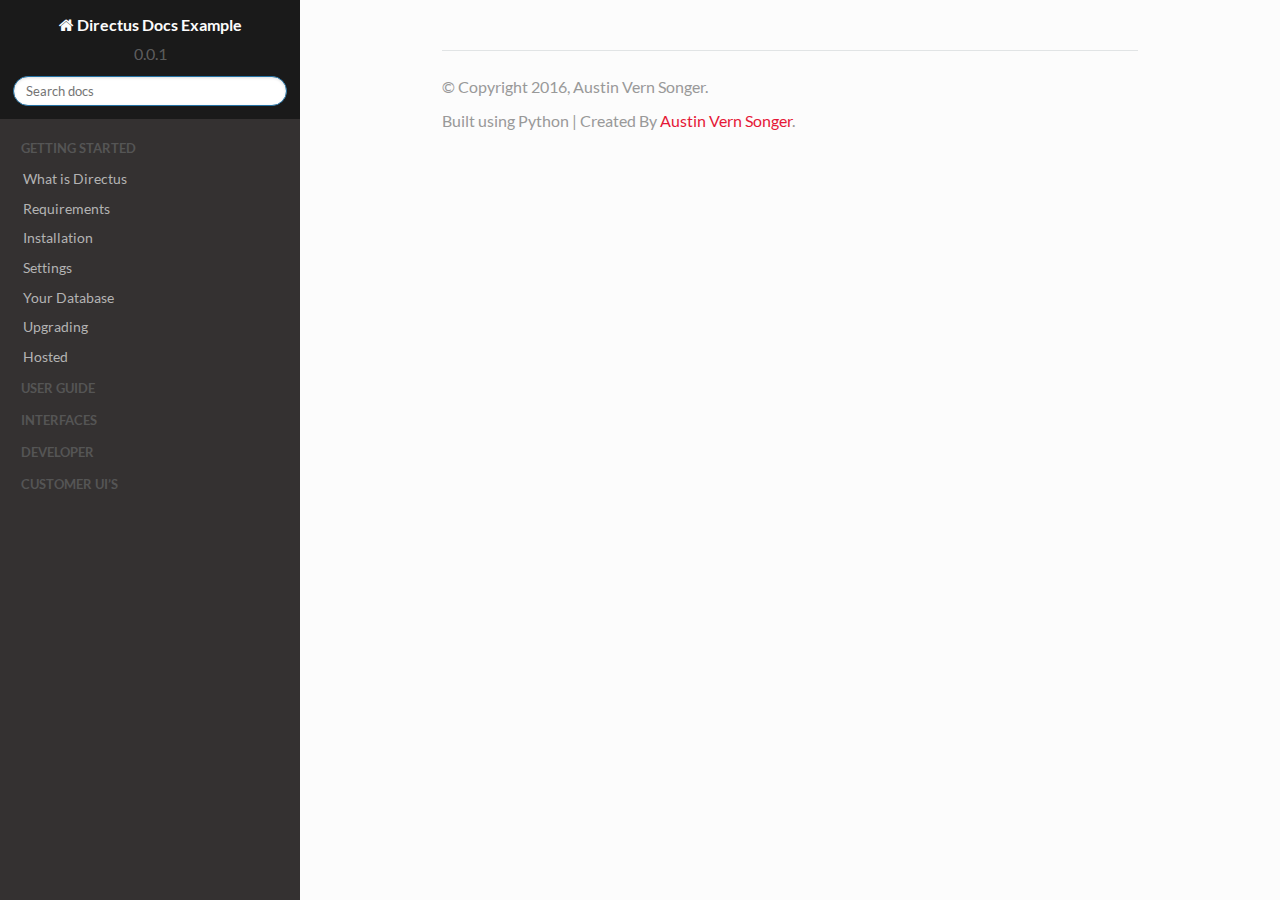
<file: _build/html/search.html>
<!DOCTYPE html>
<!--[if IE 8]><html class="no-js lt-ie9" lang="en" > <![endif]-->
<!--[if gt IE 8]><!--> <html class="no-js" lang="en" > <!--<![endif]-->
<head>
  <meta charset="utf-8">
  
  <meta name="viewport" content="width=device-width, initial-scale=1.0">
  
  <title>Search &mdash; Directus Docs Example 1 documentation</title>
  

  
  

  

  
  
    

  

  
  
    <link rel="stylesheet" href="_static/css/theme.css" type="text/css" />
    <link rel="stylesheet" href="_static/css/Sorting_Directions.css" type="text/css" />
  

  

  
    <link rel="top" title="Directus Docs Example 1 documentation" href="index.html"/> 

  
  <script src="_static/js/modernizr.min.js"></script>
  <script src="_static/js/tsorter.min.js"></script>
  <script src="_static/js/list.js"></script>
  <script src="_static/js/jquery-2.2.4.min.js"></script>


</head>

<body class="wy-body-for-nav" role="document">

  <div class="wy-grid-for-nav">

    
    <nav data-toggle="wy-nav-shift" class="wy-nav-side">
      <div class="wy-side-scroll">
        <div class="wy-side-nav-search">
          

          
            <a href="index.html" class="icon icon-home"> Directus Docs Example
          

          
          </a>

          
            
            
              <div class="version">
                0.0.1
              </div>
            
          

          
<div role="search">
  <form id="rtd-search-form" class="wy-form" action="#" method="get">
    <input type="text" name="q" placeholder="Search docs" />
    <input type="hidden" name="check_keywords" value="yes" />
    <input type="hidden" name="area" value="default" />
  </form>
</div>

          
        </div>

        <div class="wy-menu wy-menu-vertical" data-spy="affix" role="navigation" aria-label="main navigation">
          
            
            
                <p class="caption"><span class="caption-text">Getting Started</span></p>
<ul>
<li class="toctree-l1"><a class="reference internal" href="GS1-What-is-directus.html">What is Directus</a></li>
<li class="toctree-l1"><a class="reference internal" href="GS2-Requirements.html">Requirements</a></li>
<li class="toctree-l1"><a class="reference internal" href="GS3-Installation.html">Installation</a></li>
<li class="toctree-l1"><a class="reference internal" href="GS4-Settings.html">Settings</a></li>
<li class="toctree-l1"><a class="reference internal" href="GS5-Your-Database.html">Your Database</a></li>
<li class="toctree-l1"><a class="reference internal" href="GS6-Upgrading.html">Upgrading</a></li>
<li class="toctree-l1"><a class="reference internal" href="GS7-Hosted.html">Hosted</a></li>
</ul>
<p class="caption"><span class="caption-text">User Guide</span></p>
<ul class="simple">
</ul>
<p class="caption"><span class="caption-text">Interfaces</span></p>
<ul class="simple">
</ul>
<p class="caption"><span class="caption-text">Developer</span></p>
<ul class="simple">
</ul>
<p class="caption"><span class="caption-text">Customer UI&#8217;s</span></p>
<ul class="simple">
</ul>

            
          
        </div>
      </div>
    </nav>

    <section data-toggle="wy-nav-shift" class="wy-nav-content-wrap">

      
      <nav class="wy-nav-top" role="navigation" aria-label="top navigation">
        <i data-toggle="wy-nav-top" class="fa fa-bars"></i>
        <a href="index.html">Directus Docs Example</a>
      </nav>


      
      <div class="wy-nav-content">
        <div class="rst-content">
        <!--  





<div role="navigation" aria-label="breadcrumbs navigation">
  <ul class="wy-breadcrumbs">
    <li><a href="index.html">Docs</a> &raquo;</li>
      
    <li></li>
      <li class="wy-breadcrumbs-aside">
        
      </li>
  </ul>
  <hr/>
</div> -->
          <div role="main" class="document" itemscope="itemscope" itemtype="http://schema.org/Article">
           <div itemprop="articleBody">
            
  <noscript>
  <div id="fallback" class="admonition warning">
    <p class="last">
      Please activate JavaScript to enable the search
      functionality.
    </p>
  </div>
  </noscript>

  
  <div id="search-results">
  
  </div>

           </div>
          </div>
          <footer>
  

  <hr/>

  <div role="contentinfo">
    <p>
        &copy; Copyright 2016, Austin Vern Songer.

    </p>
  </div>
  Built using Python</a> | Created By <a href="http://austinvernsonger.com">Austin Vern Songer</a>. 

</footer>
        </div>
      </div>

    </section>

  </div>
  


  

    <script type="text/javascript">
        var DOCUMENTATION_OPTIONS = {
            URL_ROOT:'./',
            VERSION:'1',
            COLLAPSE_INDEX:false,
            FILE_SUFFIX:'.html',
            HAS_SOURCE:  true
        };
    </script>
      <script type="text/javascript" src="_static/jquery.js"></script>
      <script type="text/javascript" src="_static/underscore.js"></script>
      <script type="text/javascript" src="_static/doctools.js"></script>
      <script type="text/javascript" src="https://cdn.mathjax.org/mathjax/latest/MathJax.js?config=TeX-AMS-MML_HTMLorMML"></script>
      <script type="text/javascript" src="_static/searchtools.js"></script>

  

  
  
    <script type="text/javascript" src="_static/js/theme.js"></script>
  

  
  
  <script type="text/javascript">
      jQuery(function () {
          SphinxRtdTheme.StickyNav.enable();
      });
  </script>
  
  <script type="text/javascript">
    jQuery(function() { Search.loadIndex("searchindex.js"); });
  </script>
  
  <script type="text/javascript" id="searchindexloader"></script>
   


</body>
</html>
</file>
<file: _build/html/_static/css/theme.css>
* {
    -webkit-box-sizing: border-box;
    -moz-box-sizing: border-box;
    box-sizing: border-box;
}

article,aside,details,figcaption,figure,footer,header,hgroup,nav,section {
    display: block;
}

audio,canvas,video {
    display: inline-block;
    *display: inline;
    *zoom: 1;
}

audio:not([controls]) {
    display: none;
}

[hidden] {
    display: none;
}

* {
    -webkit-box-sizing: border-box;
    -moz-box-sizing: border-box;
    box-sizing: border-box;
}

html {
    font-size: 100%;
    -webkit-text-size-adjust: 100%;
    -ms-text-size-adjust: 100%;
}

body {
    margin: 0;
}

a:hover,a:active {
    outline: 0;
}

abbr[title] {
    border-bottom: 1px dotted;
}

b,strong {
    font-weight: 700;
}

blockquote {
    margin: 0;
}

dfn {
    font-style: italic;
}

ins {
    background: #ff9;
    color: #000;
    text-decoration: none;
}

mark {
    background: #ff0;
    color: #000;
    font-style: italic;
    font-weight: 700;
}

pre,code,.rst-content tt,.rst-content code,kbd,samp {
    font-family: monospace,serif;
    _font-family: "courier new",monospace;
    font-size: 1em;
}

pre {
    white-space: pre;
}

q {
    quotes: none;
}

q:before,q:after {
    content: "";
    content: none;
}

small {
    font-size: 85%;
}

sub,sup {
    font-size: 75%;
    line-height: 0;
    position: relative;
    vertical-align: baseline;
}

sup {
    top: -.5em;
}

sub {
    bottom: -.25em;
}

ul,ol,dl {
    margin: 0;
    padding: 0;
    list-style: none;
    list-style-image: none;
}

li {
    list-style: none;
}

dd {
    margin: 0;
}

img {
    border: 0;
    -ms-interpolation-mode: bicubic;
    vertical-align: middle;
    max-width: 100%;
}

svg:not(:root) {
    overflow: hidden;
}

figure {
    margin: 0;
}

form {
    margin: 0;
}

fieldset {
    border: 0;
    margin: 0;
    padding: 0;
}

label {
    cursor: pointer;
}

legend {
    border: 0;
    *margin-left: -7px;
    padding: 0;
    white-space: normal;
}

button,input,select,textarea {
    font-size: 100%;
    margin: 0;
    vertical-align: baseline;
    *vertical-align: middle;
}

button,input {
    line-height: normal;
}

button,input[type="button"],input[type="reset"],input[type="submit"] {
    cursor: pointer;
    -webkit-appearance: button;
    *overflow: visible;
}

button[disabled],input[disabled] {
    cursor: default;
}

input[type="checkbox"],input[type="radio"] {
    box-sizing: border-box;
    padding: 0;
    *width: 13px;
    *height: 13px;
}

input[type="search"] {
    -webkit-appearance: textfield;
    -moz-box-sizing: content-box;
    -webkit-box-sizing: content-box;
    box-sizing: content-box;
}

input[type="search"]::-webkit-search-decoration,input[type="search"]::-webkit-search-cancel-button {
    -webkit-appearance: none;
}

button::-moz-focus-inner,input::-moz-focus-inner {
    border: 0;
    padding: 0;
}

textarea {
    overflow: auto;
    vertical-align: top;
    resize: vertical;
}

table {
    border-collapse: collapse;
    border-spacing: 0;
}

td {
    vertical-align: top;
}

.chromeframe {
    margin: .2em 0;
    background: #ccc;
    color: #000;
    padding: .2em 0;
}

.ir {
    display: block;
    border: 0;
    text-indent: -999em;
    overflow: hidden;
    background-color: transparent;
    background-repeat: no-repeat;
    text-align: left;
    direction: ltr;
    *line-height: 0;
}

.ir br {
    display: none;
}

.hidden {
    display: none !important;
    visibility: hidden;
}

.visuallyhidden {
    border: 0;
    clip: rect(0 0 0 0);
    height: 1px;
    margin: -1px;
    overflow: hidden;
    padding: 0;
    position: absolute;
    width: 1px;
}

.visuallyhidden.focusable:active,.visuallyhidden.focusable:focus {
    clip: auto;
    height: auto;
    margin: 0;
    overflow: visible;
    position: static;
    width: auto;
}

.invisible {
    visibility: hidden;
}

.relative {
    position: relative;
}

big,small {
    font-size: 100%;
}

@media print {
    html,body,section {
        background: none !important;
    }

    * {
        box-shadow: none !important;
        text-shadow: none !important;
        filter: none !important;
        -ms-filter: none !important;
    }

    a,a:visited {
        text-decoration: underline;
    }

    .ir a:after,a[href^="javascript:"]:after,a[href^="#"]:after {
        content: "";
    }

    pre,blockquote {
        page-break-inside: avoid;
    }

    thead {
        display: table-header-group;
    }

    tr,img {
        page-break-inside: avoid;
    }

    img {
        max-width: 100% !important;
    }

    @page {
        margin: .5cm;
    }

    p,h2,.rst-content .toctree-wrapper p.caption,h3 {
        orphans: 3;
        widows: 3;
    }

    h2,.rst-content .toctree-wrapper p.caption,h3 {
        page-break-after: avoid;
    }
}

.fa:before,.wy-menu-vertical li span.toctree-expand:before,.wy-menu-vertical li.on a span.toctree-expand:before,.wy-menu-vertical li.current>a span.toctree-expand:before,.rst-content .admonition-title:before,.rst-content h1 .headerlink:before,.rst-content h2 .headerlink:before,.rst-content h3 .headerlink:before,.rst-content h4 .headerlink:before,.rst-content h5 .headerlink:before,.rst-content h6 .headerlink:before,.rst-content dl dt .headerlink:before,.rst-content p.caption .headerlink:before,.rst-content tt.download span:first-child:before,.rst-content code.download span:first-child:before,.icon:before,.wy-dropdown .caret:before,.wy-inline-validate.wy-inline-validate-success .wy-input-context:before,.wy-inline-validate.wy-inline-validate-danger .wy-input-context:before,.wy-inline-validate.wy-inline-validate-warning .wy-input-context:before,.wy-inline-validate.wy-inline-validate-info .wy-input-context:before,.wy-alert,.rst-content .note,.rst-content .attention,.rst-content .caution,.rst-content .danger,.rst-content .error,.rst-content .hint,.rst-content .important,.rst-content .tip,.rst-content .warning,.rst-content .seealso,.rst-content .admonition-todo,.btn,input[type="text"],input[type="password"],input[type="email"],input[type="url"],input[type="date"],input[type="month"],input[type="time"],input[type="datetime"],input[type="datetime-local"],input[type="week"],input[type="number"],input[type="search"],input[type="tel"],input[type="color"],select,textarea,.wy-menu-vertical li.on a,.wy-menu-vertical li.current>a,.wy-side-nav-search>a,.wy-side-nav-search .wy-dropdown>a,.wy-nav-top a {
    -webkit-font-smoothing: antialiased;
}

.clearfix {
    *zoom: 1;
}

.clearfix:before,.clearfix:after {
    display: table;
    content: "";
}

.clearfix:after {
    clear: both;
}

/*!
 *  Font Awesome 4.2.0 by @davegandy - http://fontawesome.io - @fontawesome
 *  License - http://fontawesome.io/license (Font: SIL OFL 1.1, CSS: MIT License)
 */
@font-face {
    font-family: 'FontAwesome';
    src: url(../fonts/fontawesome-webfont.eot?v=4.2.0);
    src: url(../fonts/fontawesome-webfont.eot?#iefix&v=4.2.0) format("embedded-opentype"),url(../fonts/fontawesome-webfont.woff?v=4.2.0) format("woff"),url(../fonts/fontawesome-webfont.ttf?v=4.2.0) format("truetype"),url(../fonts/fontawesome-webfont.svg?v=4.2.0#fontawesomeregular) format("svg");
    font-weight: 400;
    font-style: normal;
}

.fa,.wy-menu-vertical li span.toctree-expand,.wy-menu-vertical li.on a span.toctree-expand,.wy-menu-vertical li.current>a span.toctree-expand,.rst-content .admonition-title,.rst-content h1 .headerlink,.rst-content h2 .headerlink,.rst-content h3 .headerlink,.rst-content h4 .headerlink,.rst-content h5 .headerlink,.rst-content h6 .headerlink,.rst-content dl dt .headerlink,.rst-content p.caption .headerlink,.rst-content tt.download span:first-child,.rst-content code.download span:first-child,.icon {
    display: inline-block;
    font: normal normal normal 14px/1 FontAwesome;
    font-size: inherit;
    text-rendering: auto;
    -webkit-font-smoothing: antialiased;
    -moz-osx-font-smoothing: grayscale;
}

.fa-lg {
    font-size: 1.33333em;
    line-height: .75em;
    vertical-align: -15%;
}

.fa-2x {
    font-size: 2em;
}

.fa-3x {
    font-size: 3em;
}

.fa-4x {
    font-size: 4em;
}

.fa-5x {
    font-size: 5em;
}

.fa-fw {
    width: 1.28571em;
    text-align: center;
}

.fa-ul {
    padding-left: 0;
    margin-left: 2.14286em;
    list-style-type: none;
}

.fa-ul>li {
    position: relative;
}

.fa-li {
    position: absolute;
    left: -2.14286em;
    width: 2.14286em;
    top: .14286em;
    text-align: center;
}

.fa-li.fa-lg {
    left: -1.85714em;
}

.fa-border {
    padding: .2em .25em .15em;
    border: solid .08em #eee;
    border-radius: .1em;
}

.pull-right {
    float: right;
}

.pull-left {
    float: left;
}

.fa.pull-left,.wy-menu-vertical li span.pull-left.toctree-expand,.wy-menu-vertical li.on a span.pull-left.toctree-expand,.wy-menu-vertical li.current>a span.pull-left.toctree-expand,.rst-content .pull-left.admonition-title,.rst-content h1 .pull-left.headerlink,.rst-content h2 .pull-left.headerlink,.rst-content h3 .pull-left.headerlink,.rst-content h4 .pull-left.headerlink,.rst-content h5 .pull-left.headerlink,.rst-content h6 .pull-left.headerlink,.rst-content dl dt .pull-left.headerlink,.rst-content p.caption .pull-left.headerlink,.rst-content tt.download span.pull-left:first-child,.rst-content code.download span.pull-left:first-child,.pull-left.icon {
    margin-right: .3em;
}

.fa.pull-right,.wy-menu-vertical li span.pull-right.toctree-expand,.wy-menu-vertical li.on a span.pull-right.toctree-expand,.wy-menu-vertical li.current>a span.pull-right.toctree-expand,.rst-content .pull-right.admonition-title,.rst-content h1 .pull-right.headerlink,.rst-content h2 .pull-right.headerlink,.rst-content h3 .pull-right.headerlink,.rst-content h4 .pull-right.headerlink,.rst-content h5 .pull-right.headerlink,.rst-content h6 .pull-right.headerlink,.rst-content dl dt .pull-right.headerlink,.rst-content p.caption .pull-right.headerlink,.rst-content tt.download span.pull-right:first-child,.rst-content code.download span.pull-right:first-child,.pull-right.icon {
    margin-left: .3em;
}

.fa-spin {
    -webkit-animation: fa-spin 2s infinite linear;
    animation: fa-spin 2s infinite linear;
}

@-webkit-keyframes fa-spin {
    0% {
        -webkit-transform: rotate(0deg);
        transform: rotate(0deg);
    }

    100% {
        -webkit-transform: rotate(359deg);
        transform: rotate(359deg);
    }
}

@keyframes fa-spin {
    0% {
        -webkit-transform: rotate(0deg);
        transform: rotate(0deg);
    }

    100% {
        -webkit-transform: rotate(359deg);
        transform: rotate(359deg);
    }
}

.fa-rotate-90 {
    filter: progid:DXImageTransform.Microsoft.BasicImage(rotation=1);
    -webkit-transform: rotate(90deg);
    -ms-transform: rotate(90deg);
    transform: rotate(90deg);
}

.fa-rotate-180 {
    filter: progid:DXImageTransform.Microsoft.BasicImage(rotation=2);
    -webkit-transform: rotate(180deg);
    -ms-transform: rotate(180deg);
    transform: rotate(180deg);
}

.fa-rotate-270 {
    filter: progid:DXImageTransform.Microsoft.BasicImage(rotation=3);
    -webkit-transform: rotate(270deg);
    -ms-transform: rotate(270deg);
    transform: rotate(270deg);
}

.fa-flip-horizontal {
    filter: progid:DXImageTransform.Microsoft.BasicImage(rotation=0);
    -webkit-transform: scale(-1,1);
    -ms-transform: scale(-1,1);
    transform: scale(-1,1);
}

.fa-flip-vertical {
    filter: progid:DXImageTransform.Microsoft.BasicImage(rotation=2);
    -webkit-transform: scale(1,-1);
    -ms-transform: scale(1,-1);
    transform: scale(1,-1);
}

:root .fa-rotate-90,:root .fa-rotate-180,:root .fa-rotate-270,:root .fa-flip-horizontal,:root .fa-flip-vertical {
    filter: none;
}

.fa-stack {
    position: relative;
    display: inline-block;
    width: 2em;
    height: 2em;
    line-height: 2em;
    vertical-align: middle;
}

.fa-stack-1x,.fa-stack-2x {
    position: absolute;
    left: 0;
    width: 100%;
    text-align: center;
}

.fa-stack-1x {
    line-height: inherit;
}

.fa-stack-2x {
    font-size: 2em;
}

.fa-inverse {
    color: #fff;
}

.fa-glass:before {
    content: "";
}

.fa-music:before {
    content: "";
}

.fa-search:before,.icon-search:before {
    content: "";
}

.fa-envelope-o:before {
    content: "";
}

.fa-heart:before {
    content: "";
}

.fa-star:before {
    content: "";
}

.fa-star-o:before {
    content: "";
}

.fa-user:before {
    content: "";
}

.fa-film:before {
    content: "";
}

.fa-th-large:before {
    content: "";
}

.fa-th:before {
    content: "";
}

.fa-th-list:before {
    content: "";
}

.fa-check:before {
    content: "";
}

.fa-remove:before,.fa-close:before,.fa-times:before {
    content: "";
}

.fa-search-plus:before {
    content: "";
}

.fa-search-minus:before {
    content: "";
}

.fa-power-off:before {
    content: "";
}

.fa-signal:before {
    content: "";
}

.fa-gear:before,.fa-cog:before {
    content: "";
}

.fa-trash-o:before {
    content: "";
}

.fa-home:before,.icon-home:before {
    content: "";
}

.fa-file-o:before {
    content: "";
}

.fa-clock-o:before {
    content: "";
}

.fa-road:before {
    content: "";
}

.fa-download:before,.rst-content tt.download span:first-child:before,.rst-content code.download span:first-child:before {
    content: "";
}

.fa-arrow-circle-o-down:before {
    content: "";
}

.fa-arrow-circle-o-up:before {
    content: "";
}

.fa-inbox:before {
    content: "";
}

.fa-play-circle-o:before {
    content: "";
}

.fa-rotate-right:before,.fa-repeat:before {
    content: "";
}

.fa-refresh:before {
    content: "";
}

.fa-list-alt:before {
    content: "";
}

.fa-lock:before {
    content: "";
}

.fa-flag:before {
    content: "";
}

.fa-headphones:before {
    content: "";
}

.fa-volume-off:before {
    content: "";
}

.fa-volume-down:before {
    content: "";
}

.fa-volume-up:before {
    content: "";
}

.fa-qrcode:before {
    content: "";
}

.fa-barcode:before {
    content: "";
}

.fa-tag:before {
    content: "";
}

.fa-tags:before {
    content: "";
}

.fa-book:before,.icon-book:before {
    content: "";
}

.fa-bookmark:before {
    content: "";
}

.fa-print:before {
    content: "";
}

.fa-camera:before {
    content: "";
}

.fa-font:before {
    content: "";
}

.fa-bold:before {
    content: "";
}

.fa-italic:before {
    content: "";
}

.fa-text-height:before {
    content: "";
}

.fa-text-width:before {
    content: "";
}

.fa-align-left:before {
    content: "";
}

.fa-align-center:before {
    content: "";
}

.fa-align-right:before {
    content: "";
}

.fa-align-justify:before {
    content: "";
}

.fa-list:before {
    content: "";
}

.fa-dedent:before,.fa-outdent:before {
    content: "";
}

.fa-indent:before {
    content: "";
}

.fa-video-camera:before {
    content: "";
}

.fa-photo:before,.fa-image:before,.fa-picture-o:before {
    content: "";
}

.fa-pencil:before {
    content: "";
}

.fa-map-marker:before {
    content: "";
}

.fa-adjust:before {
    content: "";
}

.fa-tint:before {
    content: "";
}

.fa-edit:before,.fa-pencil-square-o:before {
    content: "";
}

.fa-share-square-o:before {
    content: "";
}

.fa-check-square-o:before {
    content: "";
}

.fa-arrows:before {
    content: "";
}

.fa-step-backward:before {
    content: "";
}

.fa-fast-backward:before {
    content: "";
}

.fa-backward:before {
    content: "";
}

.fa-play:before {
    content: "";
}

.fa-pause:before {
    content: "";
}

.fa-stop:before {
    content: "";
}

.fa-forward:before {
    content: "";
}

.fa-fast-forward:before {
    content: "";
}

.fa-step-forward:before {
    content: "";
}

.fa-eject:before {
    content: "";
}

.fa-chevron-left:before {
    content: "";
}

.fa-chevron-right:before {
    content: "";
}

.fa-plus-circle:before {
    content: "";
}

.fa-minus-circle:before {
    content: "";
}

.fa-times-circle:before,.wy-inline-validate.wy-inline-validate-danger .wy-input-context:before {
    content: "";
}

.fa-check-circle:before,.wy-inline-validate.wy-inline-validate-success .wy-input-context:before {
    content: "";
}

.fa-question-circle:before {
    content: "";
}

.fa-info-circle:before {
    content: "";
}

.fa-crosshairs:before {
    content: "";
}

.fa-times-circle-o:before {
    content: "";
}

.fa-check-circle-o:before {
    content: "";
}

.fa-ban:before {
    content: "";
}

.fa-arrow-left:before {
    content: "";
}

.fa-arrow-right:before {
    content: "";
}

.fa-arrow-up:before {
    content: "";
}

.fa-arrow-down:before {
    content: "";
}

.fa-mail-forward:before,.fa-share:before {
    content: "";
}

.fa-expand:before {
    content: "";
}

.fa-compress:before {
    content: "";
}

.fa-plus:before {
    content: "";
}

.fa-minus:before {
    content: "";
}

.fa-asterisk:before {
    content: "";
}

.fa-exclamation-circle:before,.wy-inline-validate.wy-inline-validate-warning .wy-input-context:before,.wy-inline-validate.wy-inline-validate-info .wy-input-context:before,.rst-content .admonition-title:before {
    content: "";
}

.fa-gift:before {
    content: "";
}

.fa-leaf:before {
    content: "";
}

.fa-fire:before,.icon-fire:before {
    content: "";
}

.fa-eye:before {
    content: "";
}

.fa-eye-slash:before {
    content: "";
}

.fa-warning:before,.fa-exclamation-triangle:before {
    content: "";
}

.fa-plane:before {
    content: "";
}

.fa-calendar:before {
    content: "";
}

.fa-random:before {
    content: "";
}

.fa-comment:before {
    content: "";
}

.fa-magnet:before {
    content: "";
}

.fa-chevron-up:before {
    content: "";
}

.fa-chevron-down:before {
    content: "";
}

.fa-retweet:before {
    content: "";
}

.fa-shopping-cart:before {
    content: "";
}

.fa-folder:before {
    content: "";
}

.fa-folder-open:before {
    content: "";
}

.fa-arrows-v:before {
    content: "";
}

.fa-arrows-h:before {
    content: "";
}

.fa-bar-chart-o:before,.fa-bar-chart:before {
    content: "";
}

.fa-twitter-square:before {
    content: "";
}

.fa-facebook-square:before {
    content: "";
}

.fa-camera-retro:before {
    content: "";
}

.fa-key:before {
    content: "";
}

.fa-gears:before,.fa-cogs:before {
    content: "";
}

.fa-comments:before {
    content: "";
}

.fa-thumbs-o-up:before {
    content: "";
}

.fa-thumbs-o-down:before {
    content: "";
}

.fa-star-half:before {
    content: "";
}

.fa-heart-o:before {
    content: "";
}

.fa-sign-out:before {
    content: "";
}

.fa-linkedin-square:before {
    content: "";
}

.fa-thumb-tack:before {
    content: "";
}

.fa-external-link:before {
    content: "";
}

.fa-sign-in:before {
    content: "";
}

.fa-trophy:before {
    content: "";
}

.fa-github-square:before {
    content: "";
}

.fa-upload:before {
    content: "";
}

.fa-lemon-o:before {
    content: "";
}

.fa-phone:before {
    content: "";
}

.fa-square-o:before {
    content: "";
}

.fa-bookmark-o:before {
    content: "";
}

.fa-phone-square:before {
    content: "";
}

.fa-twitter:before {
    content: "";
}

.fa-facebook:before {
    content: "";
}

.fa-github:before,.icon-github:before {
    content: "";
}

.fa-unlock:before {
    content: "";
}

.fa-credit-card:before {
    content: "";
}

.fa-rss:before {
    content: "";
}

.fa-hdd-o:before {
    content: "";
}

.fa-bullhorn:before {
    content: "";
}

.fa-bell:before {
    content: "";
}

.fa-certificate:before {
    content: "";
}

.fa-hand-o-right:before {
    content: "";
}

.fa-hand-o-left:before {
    content: "";
}

.fa-hand-o-up:before {
    content: "";
}

.fa-hand-o-down:before {
    content: "";
}

.fa-arrow-circle-left:before,.icon-circle-arrow-left:before {
    content: "";
}

.fa-arrow-circle-right:before,.icon-circle-arrow-right:before {
    content: "";
}

.fa-arrow-circle-up:before {
    content: "";
}

.fa-arrow-circle-down:before {
    content: "";
}

.fa-globe:before {
    content: "";
}

.fa-wrench:before {
    content: "";
}

.fa-tasks:before {
    content: "";
}

.fa-filter:before {
    content: "";
}

.fa-briefcase:before {
    content: "";
}

.fa-arrows-alt:before {
    content: "";
}

.fa-group:before,.fa-users:before {
    content: "";
}

.fa-chain:before,.fa-link:before,.icon-link:before {
    content: "";
}

.fa-cloud:before {
    content: "";
}

.fa-flask:before {
    content: "";
}

.fa-cut:before,.fa-scissors:before {
    content: "";
}

.fa-copy:before,.fa-files-o:before {
    content: "";
}

.fa-paperclip:before {
    content: "";
}

.fa-save:before,.fa-floppy-o:before {
    content: "";
}

.fa-square:before {
    content: "";
}

.fa-navicon:before,.fa-reorder:before,.fa-bars:before {
    content: "";
}

.fa-list-ul:before {
    content: "";
}

.fa-list-ol:before {
    content: "";
}

.fa-strikethrough:before {
    content: "";
}

.fa-underline:before {
    content: "";
}

.fa-table:before {
    content: "";
}

.fa-magic:before {
    content: "";
}

.fa-truck:before {
    content: "";
}

.fa-pinterest:before {
    content: "";
}

.fa-pinterest-square:before {
    content: "";
}

.fa-google-plus-square:before {
    content: "";
}

.fa-google-plus:before {
    content: "";
}

.fa-money:before {
    content: "";
}

.fa-caret-down:before,.wy-dropdown .caret:before,.icon-caret-down:before {
    content: "";
}

.fa-caret-up:before {
    content: "";
}

.fa-caret-left:before {
    content: "";
}

.fa-caret-right:before {
    content: "";
}

.fa-columns:before {
    content: "";
}

.fa-unsorted:before,.fa-sort:before {
    content: "";
}

.fa-sort-down:before,.fa-sort-desc:before {
    content: "";
}

.fa-sort-up:before,.fa-sort-asc:before {
    content: "";
}

.fa-envelope:before {
    content: "";
}

.fa-linkedin:before {
    content: "";
}

.fa-rotate-left:before,.fa-undo:before {
    content: "";
}

.fa-legal:before,.fa-gavel:before {
    content: "";
}

.fa-dashboard:before,.fa-tachometer:before {
    content: "";
}

.fa-comment-o:before {
    content: "";
}

.fa-comments-o:before {
    content: "";
}

.fa-flash:before,.fa-bolt:before {
    content: "";
}

.fa-sitemap:before {
    content: "";
}

.fa-umbrella:before {
    content: "";
}

.fa-paste:before,.fa-clipboard:before {
    content: "";
}

.fa-lightbulb-o:before {
    content: "";
}

.fa-exchange:before {
    content: "";
}

.fa-cloud-download:before {
    content: "";
}

.fa-cloud-upload:before {
    content: "";
}

.fa-user-md:before {
    content: "";
}

.fa-stethoscope:before {
    content: "";
}

.fa-suitcase:before {
    content: "";
}

.fa-bell-o:before {
    content: "";
}

.fa-coffee:before {
    content: "";
}

.fa-cutlery:before {
    content: "";
}

.fa-file-text-o:before {
    content: "";
}

.fa-building-o:before {
    content: "";
}

.fa-hospital-o:before {
    content: "";
}

.fa-ambulance:before {
    content: "";
}

.fa-medkit:before {
    content: "";
}

.fa-fighter-jet:before {
    content: "";
}

.fa-beer:before {
    content: "";
}

.fa-h-square:before {
    content: "";
}

.fa-plus-square:before {
    content: "";
}

.fa-angle-double-left:before {
    content: "";
}

.fa-angle-double-right:before {
    content: "";
}

.fa-angle-double-up:before {
    content: "";
}

.fa-angle-double-down:before {
    content: "";
}

.fa-angle-left:before {
    content: "";
}

.fa-angle-right:before {
    content: "";
}

.fa-angle-up:before {
    content: "";
}

.fa-angle-down:before {
    content: "";
}

.fa-desktop:before {
    content: "";
}

.fa-laptop:before {
    content: "";
}

.fa-tablet:before {
    content: "";
}

.fa-mobile-phone:before,.fa-mobile:before {
    content: "";
}

.fa-circle-o:before {
    content: "";
}

.fa-quote-left:before {
    content: "";
}

.fa-quote-right:before {
    content: "";
}

.fa-spinner:before {
    content: "";
}

.fa-circle:before {
    content: "";
}

.fa-mail-reply:before,.fa-reply:before {
    content: "";
}

.fa-github-alt:before {
    content: "";
}

.fa-folder-o:before {
    content: "";
}

.fa-folder-open-o:before {
    content: "";
}

.fa-smile-o:before {
    content: "";
}

.fa-frown-o:before {
    content: "";
}

.fa-meh-o:before {
    content: "";
}

.fa-gamepad:before {
    content: "";
}

.fa-keyboard-o:before {
    content: "";
}

.fa-flag-o:before {
    content: "";
}

.fa-flag-checkered:before {
    content: "";
}

.fa-terminal:before {
    content: "";
}

.fa-code:before {
    content: "";
}

.fa-mail-reply-all:before,.fa-reply-all:before {
    content: "";
}

.fa-star-half-empty:before,.fa-star-half-full:before,.fa-star-half-o:before {
    content: "";
}

.fa-location-arrow:before {
    content: "";
}

.fa-crop:before {
    content: "";
}

.fa-code-fork:before {
    content: "";
}

.fa-unlink:before,.fa-chain-broken:before {
    content: "";
}

.fa-question:before {
    content: "";
}

.fa-info:before {
    content: "";
}

.fa-exclamation:before {
    content: "";
}

.fa-superscript:before {
    content: "";
}

.fa-subscript:before {
    content: "";
}

.fa-eraser:before {
    content: "";
}

.fa-puzzle-piece:before {
    content: "";
}

.fa-microphone:before {
    content: "";
}

.fa-microphone-slash:before {
    content: "";
}

.fa-shield:before {
    content: "";
}

.fa-calendar-o:before {
    content: "";
}

.fa-fire-extinguisher:before {
    content: "";
}

.fa-rocket:before {
    content: "";
}

.fa-maxcdn:before {
    content: "";
}

.fa-chevron-circle-left:before {
    content: "";
}

.fa-chevron-circle-right:before {
    content: "";
}

.fa-chevron-circle-up:before {
    content: "";
}

.fa-chevron-circle-down:before {
    content: "";
}

.fa-html5:before {
    content: "";
}

.fa-css3:before {
    content: "";
}

.fa-anchor:before {
    content: "";
}

.fa-unlock-alt:before {
    content: "";
}

.fa-bullseye:before {
    content: "";
}

.fa-ellipsis-h:before {
    content: "";
}

.fa-ellipsis-v:before {
    content: "";
}

.fa-rss-square:before {
    content: "";
}

.fa-play-circle:before {
    content: "";
}

.fa-ticket:before {
    content: "";
}

.fa-minus-square:before {
    content: "";
}

.fa-minus-square-o:before,.wy-menu-vertical li.on a span.toctree-expand:before,.wy-menu-vertical li.current>a span.toctree-expand:before {
    content: "";
}

.fa-level-up:before {
    content: "";
}

.fa-level-down:before {
    content: "";
}

.fa-check-square:before {
    content: "";
}

.fa-pencil-square:before {
    content: "";
}

.fa-external-link-square:before {
    content: "";
}

.fa-share-square:before {
    content: "";
}

.fa-compass:before {
    content: "";
}

.fa-toggle-down:before,.fa-caret-square-o-down:before {
    content: "";
}

.fa-toggle-up:before,.fa-caret-square-o-up:before {
    content: "";
}

.fa-toggle-right:before,.fa-caret-square-o-right:before {
    content: "";
}

.fa-euro:before,.fa-eur:before {
    content: "";
}

.fa-gbp:before {
    content: "";
}

.fa-dollar:before,.fa-usd:before {
    content: "";
}

.fa-rupee:before,.fa-inr:before {
    content: "";
}

.fa-cny:before,.fa-rmb:before,.fa-yen:before,.fa-jpy:before {
    content: "";
}

.fa-ruble:before,.fa-rouble:before,.fa-rub:before {
    content: "";
}

.fa-won:before,.fa-krw:before {
    content: "";
}

.fa-bitcoin:before,.fa-btc:before {
    content: "";
}

.fa-file:before {
    content: "";
}

.fa-file-text:before {
    content: "";
}

.fa-sort-alpha-asc:before {
    content: "";
}

.fa-sort-alpha-desc:before {
    content: "";
}

.fa-sort-amount-asc:before {
    content: "";
}

.fa-sort-amount-desc:before {
    content: "";
}

.fa-sort-numeric-asc:before {
    content: "";
}

.fa-sort-numeric-desc:before {
    content: "";
}

.fa-thumbs-up:before {
    content: "";
}

.fa-thumbs-down:before {
    content: "";
}

.fa-youtube-square:before {
    content: "";
}

.fa-youtube:before {
    content: "";
}

.fa-xing:before {
    content: "";
}

.fa-xing-square:before {
    content: "";
}

.fa-youtube-play:before {
    content: "";
}

.fa-dropbox:before {
    content: "";
}

.fa-stack-overflow:before {
    content: "";
}

.fa-instagram:before {
    content: "";
}

.fa-flickr:before {
    content: "";
}

.fa-adn:before {
    content: "";
}

.fa-bitbucket:before,.icon-bitbucket:before {
    content: "";
}

.fa-bitbucket-square:before {
    content: "";
}

.fa-tumblr:before {
    content: "";
}

.fa-tumblr-square:before {
    content: "";
}

.fa-long-arrow-down:before {
    content: "";
}

.fa-long-arrow-up:before {
    content: "";
}

.fa-long-arrow-left:before {
    content: "";
}

.fa-long-arrow-right:before {
    content: "";
}

.fa-apple:before {
    content: "";
}

.fa-windows:before {
    content: "";
}

.fa-android:before {
    content: "";
}

.fa-linux:before {
    content: "";
}

.fa-dribbble:before {
    content: "";
}

.fa-skype:before {
    content: "";
}

.fa-foursquare:before {
    content: "";
}

.fa-trello:before {
    content: "";
}

.fa-female:before {
    content: "";
}

.fa-male:before {
    content: "";
}

.fa-gittip:before {
    content: "";
}

.fa-sun-o:before {
    content: "";
}

.fa-moon-o:before {
    content: "";
}

.fa-archive:before {
    content: "";
}

.fa-bug:before {
    content: "";
}

.fa-vk:before {
    content: "";
}

.fa-weibo:before {
    content: "";
}

.fa-renren:before {
    content: "";
}

.fa-pagelines:before {
    content: "";
}

.fa-stack-exchange:before {
    content: "";
}

.fa-arrow-circle-o-right:before {
    content: "";
}

.fa-arrow-circle-o-left:before {
    content: "";
}

.fa-toggle-left:before,.fa-caret-square-o-left:before {
    content: "";
}

.fa-dot-circle-o:before {
    content: "";
}

.fa-wheelchair:before {
    content: "";
}

.fa-vimeo-square:before {
    content: "";
}

.fa-turkish-lira:before,.fa-try:before {
    content: "";
}

.fa-plus-square-o:before,.wy-menu-vertical li span.toctree-expand:before {
    content: "";
}

.fa-space-shuttle:before {
    content: "";
}

.fa-slack:before {
    content: "";
}

.fa-envelope-square:before {
    content: "";
}

.fa-wordpress:before {
    content: "";
}

.fa-openid:before {
    content: "";
}

.fa-institution:before,.fa-bank:before,.fa-university:before {
    content: "";
}

.fa-mortar-board:before,.fa-graduation-cap:before {
    content: "";
}

.fa-yahoo:before {
    content: "";
}

.fa-google:before {
    content: "";
}

.fa-reddit:before {
    content: "";
}

.fa-reddit-square:before {
    content: "";
}

.fa-stumbleupon-circle:before {
    content: "";
}

.fa-stumbleupon:before {
    content: "";
}

.fa-delicious:before {
    content: "";
}

.fa-digg:before {
    content: "";
}

.fa-pied-piper:before {
    content: "";
}

.fa-pied-piper-alt:before {
    content: "";
}

.fa-drupal:before {
    content: "";
}

.fa-joomla:before {
    content: "";
}

.fa-language:before {
    content: "";
}

.fa-fax:before {
    content: "";
}

.fa-building:before {
    content: "";
}

.fa-child:before {
    content: "";
}

.fa-paw:before {
    content: "";
}

.fa-spoon:before {
    content: "";
}

.fa-cube:before {
    content: "";
}

.fa-cubes:before {
    content: "";
}

.fa-behance:before {
    content: "";
}

.fa-behance-square:before {
    content: "";
}

.fa-steam:before {
    content: "";
}

.fa-steam-square:before {
    content: "";
}

.fa-recycle:before {
    content: "";
}

.fa-automobile:before,.fa-car:before {
    content: "";
}

.fa-cab:before,.fa-taxi:before {
    content: "";
}

.fa-tree:before {
    content: "";
}

.fa-spotify:before {
    content: "";
}

.fa-deviantart:before {
    content: "";
}

.fa-soundcloud:before {
    content: "";
}

.fa-database:before {
    content: "";
}

.fa-file-pdf-o:before {
    content: "";
}

.fa-file-word-o:before {
    content: "";
}

.fa-file-excel-o:before {
    content: "";
}

.fa-file-powerpoint-o:before {
    content: "";
}

.fa-file-photo-o:before,.fa-file-picture-o:before,.fa-file-image-o:before {
    content: "";
}

.fa-file-zip-o:before,.fa-file-archive-o:before {
    content: "";
}

.fa-file-sound-o:before,.fa-file-audio-o:before {
    content: "";
}

.fa-file-movie-o:before,.fa-file-video-o:before {
    content: "";
}

.fa-file-code-o:before {
    content: "";
}

.fa-vine:before {
    content: "";
}

.fa-codepen:before {
    content: "";
}

.fa-jsfiddle:before {
    content: "";
}

.fa-life-bouy:before,.fa-life-buoy:before,.fa-life-saver:before,.fa-support:before,.fa-life-ring:before {
    content: "";
}

.fa-circle-o-notch:before {
    content: "";
}

.fa-ra:before,.fa-rebel:before {
    content: "";
}

.fa-ge:before,.fa-empire:before {
    content: "";
}

.fa-git-square:before {
    content: "";
}

.fa-git:before {
    content: "";
}

.fa-hacker-news:before {
    content: "";
}

.fa-tencent-weibo:before {
    content: "";
}

.fa-qq:before {
    content: "";
}

.fa-wechat:before,.fa-weixin:before {
    content: "";
}

.fa-send:before,.fa-paper-plane:before {
    content: "";
}

.fa-send-o:before,.fa-paper-plane-o:before {
    content: "";
}

.fa-history:before {
    content: "";
}

.fa-circle-thin:before {
    content: "";
}

.fa-header:before {
    content: "";
}

.fa-paragraph:before {
    content: "";
}

.fa-sliders:before {
    content: "";
}

.fa-share-alt:before {
    content: "";
}

.fa-share-alt-square:before {
    content: "";
}

.fa-bomb:before {
    content: "";
}

.fa-soccer-ball-o:before,.fa-futbol-o:before {
    content: "";
}

.fa-tty:before {
    content: "";
}

.fa-binoculars:before {
    content: "";
}

.fa-plug:before {
    content: "";
}

.fa-slideshare:before {
    content: "";
}

.fa-twitch:before {
    content: "";
}

.fa-yelp:before {
    content: "";
}

.fa-newspaper-o:before {
    content: "";
}

.fa-wifi:before {
    content: "";
}

.fa-calculator:before {
    content: "";
}

.fa-paypal:before {
    content: "";
}

.fa-google-wallet:before {
    content: "";
}

.fa-cc-visa:before {
    content: "";
}

.fa-cc-mastercard:before {
    content: "";
}

.fa-cc-discover:before {
    content: "";
}

.fa-cc-amex:before {
    content: "";
}

.fa-cc-paypal:before {
    content: "";
}

.fa-cc-stripe:before {
    content: "";
}

.fa-bell-slash:before {
    content: "";
}

.fa-bell-slash-o:before {
    content: "";
}

.fa-trash:before {
    content: "";
}

.fa-copyright:before {
    content: "";
}

.fa-at:before {
    content: "";
}

.fa-eyedropper:before {
    content: "";
}

.fa-paint-brush:before {
    content: "";
}

.fa-birthday-cake:before {
    content: "";
}

.fa-area-chart:before {
    content: "";
}

.fa-pie-chart:before {
    content: "";
}

.fa-line-chart:before {
    content: "";
}

.fa-lastfm:before {
    content: "";
}

.fa-lastfm-square:before {
    content: "";
}

.fa-toggle-off:before {
    content: "";
}

.fa-toggle-on:before {
    content: "";
}

.fa-bicycle:before {
    content: "";
}

.fa-bus:before {
    content: "";
}

.fa-ioxhost:before {
    content: "";
}

.fa-angellist:before {
    content: "";
}

.fa-cc:before {
    content: "";
}

.fa-shekel:before,.fa-sheqel:before,.fa-ils:before {
    content: "";
}

.fa-meanpath:before {
    content: "";
}

.fa,.wy-menu-vertical li span.toctree-expand,.wy-menu-vertical li.on a span.toctree-expand,.wy-menu-vertical li.current>a span.toctree-expand,.rst-content .admonition-title,.rst-content h1 .headerlink,.rst-content h2 .headerlink,.rst-content h3 .headerlink,.rst-content h4 .headerlink,.rst-content h5 .headerlink,.rst-content h6 .headerlink,.rst-content dl dt .headerlink,.rst-content p.caption .headerlink,.rst-content tt.download span:first-child,.rst-content code.download span:first-child,.icon,.wy-dropdown .caret,.wy-inline-validate.wy-inline-validate-success .wy-input-context,.wy-inline-validate.wy-inline-validate-danger .wy-input-context,.wy-inline-validate.wy-inline-validate-warning .wy-input-context,.wy-inline-validate.wy-inline-validate-info .wy-input-context {
    font-family: inherit;
}

.fa:before,.wy-menu-vertical li span.toctree-expand:before,.wy-menu-vertical li.on a span.toctree-expand:before,.wy-menu-vertical li.current>a span.toctree-expand:before,.rst-content .admonition-title:before,.rst-content h1 .headerlink:before,.rst-content h2 .headerlink:before,.rst-content h3 .headerlink:before,.rst-content h4 .headerlink:before,.rst-content h5 .headerlink:before,.rst-content h6 .headerlink:before,.rst-content dl dt .headerlink:before,.rst-content p.caption .headerlink:before,.rst-content tt.download span:first-child:before,.rst-content code.download span:first-child:before,.icon:before,.wy-dropdown .caret:before,.wy-inline-validate.wy-inline-validate-success .wy-input-context:before,.wy-inline-validate.wy-inline-validate-danger .wy-input-context:before,.wy-inline-validate.wy-inline-validate-warning .wy-input-context:before,.wy-inline-validate.wy-inline-validate-info .wy-input-context:before {
    font-family: "FontAwesome";
    display: inline-block;
    font-style: normal;
    font-weight: 400;
    line-height: 1;
    text-decoration: inherit;
}

a .fa,a .wy-menu-vertical li span.toctree-expand,.wy-menu-vertical li a span.toctree-expand,.wy-menu-vertical li.on a span.toctree-expand,.wy-menu-vertical li.current>a span.toctree-expand,a .rst-content .admonition-title,.rst-content a .admonition-title,a .rst-content h1 .headerlink,.rst-content h1 a .headerlink,a .rst-content h2 .headerlink,.rst-content h2 a .headerlink,a .rst-content h3 .headerlink,.rst-content h3 a .headerlink,a .rst-content h4 .headerlink,.rst-content h4 a .headerlink,a .rst-content h5 .headerlink,.rst-content h5 a .headerlink,a .rst-content h6 .headerlink,.rst-content h6 a .headerlink,a .rst-content dl dt .headerlink,.rst-content dl dt a .headerlink,a .rst-content p.caption .headerlink,.rst-content p.caption a .headerlink,a .rst-content tt.download span:first-child,.rst-content tt.download a span:first-child,a .rst-content code.download span:first-child,.rst-content code.download a span:first-child,a .icon {
    display: inline-block;
    text-decoration: inherit;
}

.btn .fa,.btn .wy-menu-vertical li span.toctree-expand,.wy-menu-vertical li .btn span.toctree-expand,.btn .wy-menu-vertical li.on a span.toctree-expand,.wy-menu-vertical li.on a .btn span.toctree-expand,.btn .wy-menu-vertical li.current>a span.toctree-expand,.wy-menu-vertical li.current>a .btn span.toctree-expand,.btn .rst-content .admonition-title,.rst-content .btn .admonition-title,.btn .rst-content h1 .headerlink,.rst-content h1 .btn .headerlink,.btn .rst-content h2 .headerlink,.rst-content h2 .btn .headerlink,.btn .rst-content h3 .headerlink,.rst-content h3 .btn .headerlink,.btn .rst-content h4 .headerlink,.rst-content h4 .btn .headerlink,.btn .rst-content h5 .headerlink,.rst-content h5 .btn .headerlink,.btn .rst-content h6 .headerlink,.rst-content h6 .btn .headerlink,.btn .rst-content dl dt .headerlink,.rst-content dl dt .btn .headerlink,.btn .rst-content p.caption .headerlink,.rst-content p.caption .btn .headerlink,.btn .rst-content tt.download span:first-child,.rst-content tt.download .btn span:first-child,.btn .rst-content code.download span:first-child,.rst-content code.download .btn span:first-child,.btn .icon,.nav .fa,.nav .wy-menu-vertical li span.toctree-expand,.wy-menu-vertical li .nav span.toctree-expand,.nav .wy-menu-vertical li.on a span.toctree-expand,.wy-menu-vertical li.on a .nav span.toctree-expand,.nav .wy-menu-vertical li.current>a span.toctree-expand,.wy-menu-vertical li.current>a .nav span.toctree-expand,.nav .rst-content .admonition-title,.rst-content .nav .admonition-title,.nav .rst-content h1 .headerlink,.rst-content h1 .nav .headerlink,.nav .rst-content h2 .headerlink,.rst-content h2 .nav .headerlink,.nav .rst-content h3 .headerlink,.rst-content h3 .nav .headerlink,.nav .rst-content h4 .headerlink,.rst-content h4 .nav .headerlink,.nav .rst-content h5 .headerlink,.rst-content h5 .nav .headerlink,.nav .rst-content h6 .headerlink,.rst-content h6 .nav .headerlink,.nav .rst-content dl dt .headerlink,.rst-content dl dt .nav .headerlink,.nav .rst-content p.caption .headerlink,.rst-content p.caption .nav .headerlink,.nav .rst-content tt.download span:first-child,.rst-content tt.download .nav span:first-child,.nav .rst-content code.download span:first-child,.rst-content code.download .nav span:first-child,.nav .icon {
    display: inline;
}

.btn .fa.fa-large,.btn .wy-menu-vertical li span.fa-large.toctree-expand,.wy-menu-vertical li .btn span.fa-large.toctree-expand,.btn .rst-content .fa-large.admonition-title,.rst-content .btn .fa-large.admonition-title,.btn .rst-content h1 .fa-large.headerlink,.rst-content h1 .btn .fa-large.headerlink,.btn .rst-content h2 .fa-large.headerlink,.rst-content h2 .btn .fa-large.headerlink,.btn .rst-content h3 .fa-large.headerlink,.rst-content h3 .btn .fa-large.headerlink,.btn .rst-content h4 .fa-large.headerlink,.rst-content h4 .btn .fa-large.headerlink,.btn .rst-content h5 .fa-large.headerlink,.rst-content h5 .btn .fa-large.headerlink,.btn .rst-content h6 .fa-large.headerlink,.rst-content h6 .btn .fa-large.headerlink,.btn .rst-content dl dt .fa-large.headerlink,.rst-content dl dt .btn .fa-large.headerlink,.btn .rst-content p.caption .fa-large.headerlink,.rst-content p.caption .btn .fa-large.headerlink,.btn .rst-content tt.download span.fa-large:first-child,.rst-content tt.download .btn span.fa-large:first-child,.btn .rst-content code.download span.fa-large:first-child,.rst-content code.download .btn span.fa-large:first-child,.btn .fa-large.icon,.nav .fa.fa-large,.nav .wy-menu-vertical li span.fa-large.toctree-expand,.wy-menu-vertical li .nav span.fa-large.toctree-expand,.nav .rst-content .fa-large.admonition-title,.rst-content .nav .fa-large.admonition-title,.nav .rst-content h1 .fa-large.headerlink,.rst-content h1 .nav .fa-large.headerlink,.nav .rst-content h2 .fa-large.headerlink,.rst-content h2 .nav .fa-large.headerlink,.nav .rst-content h3 .fa-large.headerlink,.rst-content h3 .nav .fa-large.headerlink,.nav .rst-content h4 .fa-large.headerlink,.rst-content h4 .nav .fa-large.headerlink,.nav .rst-content h5 .fa-large.headerlink,.rst-content h5 .nav .fa-large.headerlink,.nav .rst-content h6 .fa-large.headerlink,.rst-content h6 .nav .fa-large.headerlink,.nav .rst-content dl dt .fa-large.headerlink,.rst-content dl dt .nav .fa-large.headerlink,.nav .rst-content p.caption .fa-large.headerlink,.rst-content p.caption .nav .fa-large.headerlink,.nav .rst-content tt.download span.fa-large:first-child,.rst-content tt.download .nav span.fa-large:first-child,.nav .rst-content code.download span.fa-large:first-child,.rst-content code.download .nav span.fa-large:first-child,.nav .fa-large.icon {
    line-height: .9em;
}

.btn .fa.fa-spin,.btn .wy-menu-vertical li span.fa-spin.toctree-expand,.wy-menu-vertical li .btn span.fa-spin.toctree-expand,.btn .rst-content .fa-spin.admonition-title,.rst-content .btn .fa-spin.admonition-title,.btn .rst-content h1 .fa-spin.headerlink,.rst-content h1 .btn .fa-spin.headerlink,.btn .rst-content h2 .fa-spin.headerlink,.rst-content h2 .btn .fa-spin.headerlink,.btn .rst-content h3 .fa-spin.headerlink,.rst-content h3 .btn .fa-spin.headerlink,.btn .rst-content h4 .fa-spin.headerlink,.rst-content h4 .btn .fa-spin.headerlink,.btn .rst-content h5 .fa-spin.headerlink,.rst-content h5 .btn .fa-spin.headerlink,.btn .rst-content h6 .fa-spin.headerlink,.rst-content h6 .btn .fa-spin.headerlink,.btn .rst-content dl dt .fa-spin.headerlink,.rst-content dl dt .btn .fa-spin.headerlink,.btn .rst-content p.caption .fa-spin.headerlink,.rst-content p.caption .btn .fa-spin.headerlink,.btn .rst-content tt.download span.fa-spin:first-child,.rst-content tt.download .btn span.fa-spin:first-child,.btn .rst-content code.download span.fa-spin:first-child,.rst-content code.download .btn span.fa-spin:first-child,.btn .fa-spin.icon,.nav .fa.fa-spin,.nav .wy-menu-vertical li span.fa-spin.toctree-expand,.wy-menu-vertical li .nav span.fa-spin.toctree-expand,.nav .rst-content .fa-spin.admonition-title,.rst-content .nav .fa-spin.admonition-title,.nav .rst-content h1 .fa-spin.headerlink,.rst-content h1 .nav .fa-spin.headerlink,.nav .rst-content h2 .fa-spin.headerlink,.rst-content h2 .nav .fa-spin.headerlink,.nav .rst-content h3 .fa-spin.headerlink,.rst-content h3 .nav .fa-spin.headerlink,.nav .rst-content h4 .fa-spin.headerlink,.rst-content h4 .nav .fa-spin.headerlink,.nav .rst-content h5 .fa-spin.headerlink,.rst-content h5 .nav .fa-spin.headerlink,.nav .rst-content h6 .fa-spin.headerlink,.rst-content h6 .nav .fa-spin.headerlink,.nav .rst-content dl dt .fa-spin.headerlink,.rst-content dl dt .nav .fa-spin.headerlink,.nav .rst-content p.caption .fa-spin.headerlink,.rst-content p.caption .nav .fa-spin.headerlink,.nav .rst-content tt.download span.fa-spin:first-child,.rst-content tt.download .nav span.fa-spin:first-child,.nav .rst-content code.download span.fa-spin:first-child,.rst-content code.download .nav span.fa-spin:first-child,.nav .fa-spin.icon {
    display: inline-block;
}

.btn.fa:before,.wy-menu-vertical li span.btn.toctree-expand:before,.rst-content .btn.admonition-title:before,.rst-content h1 .btn.headerlink:before,.rst-content h2 .btn.headerlink:before,.rst-content h3 .btn.headerlink:before,.rst-content h4 .btn.headerlink:before,.rst-content h5 .btn.headerlink:before,.rst-content h6 .btn.headerlink:before,.rst-content dl dt .btn.headerlink:before,.rst-content p.caption .btn.headerlink:before,.rst-content tt.download span.btn:first-child:before,.rst-content code.download span.btn:first-child:before,.btn.icon:before {
    opacity: .5;
    -webkit-transition: opacity .05s ease-in;
    -moz-transition: opacity .05s ease-in;
    transition: opacity .05s ease-in;
}

.btn.fa:hover:before,.wy-menu-vertical li span.btn.toctree-expand:hover:before,.rst-content .btn.admonition-title:hover:before,.rst-content h1 .btn.headerlink:hover:before,.rst-content h2 .btn.headerlink:hover:before,.rst-content h3 .btn.headerlink:hover:before,.rst-content h4 .btn.headerlink:hover:before,.rst-content h5 .btn.headerlink:hover:before,.rst-content h6 .btn.headerlink:hover:before,.rst-content dl dt .btn.headerlink:hover:before,.rst-content p.caption .btn.headerlink:hover:before,.rst-content tt.download span.btn:first-child:hover:before,.rst-content code.download span.btn:first-child:hover:before,.btn.icon:hover:before {
    opacity: 1;
}

.btn-mini .fa:before,.btn-mini .wy-menu-vertical li span.toctree-expand:before,.wy-menu-vertical li .btn-mini span.toctree-expand:before,.btn-mini .rst-content .admonition-title:before,.rst-content .btn-mini .admonition-title:before,.btn-mini .rst-content h1 .headerlink:before,.rst-content h1 .btn-mini .headerlink:before,.btn-mini .rst-content h2 .headerlink:before,.rst-content h2 .btn-mini .headerlink:before,.btn-mini .rst-content h3 .headerlink:before,.rst-content h3 .btn-mini .headerlink:before,.btn-mini .rst-content h4 .headerlink:before,.rst-content h4 .btn-mini .headerlink:before,.btn-mini .rst-content h5 .headerlink:before,.rst-content h5 .btn-mini .headerlink:before,.btn-mini .rst-content h6 .headerlink:before,.rst-content h6 .btn-mini .headerlink:before,.btn-mini .rst-content dl dt .headerlink:before,.rst-content dl dt .btn-mini .headerlink:before,.btn-mini .rst-content p.caption .headerlink:before,.rst-content p.caption .btn-mini .headerlink:before,.btn-mini .rst-content tt.download span:first-child:before,.rst-content tt.download .btn-mini span:first-child:before,.btn-mini .rst-content code.download span:first-child:before,.rst-content code.download .btn-mini span:first-child:before,.btn-mini .icon:before {
    font-size: 14px;
    vertical-align: -15%;
}

.wy-alert,.rst-content .note,.rst-content .attention,.rst-content .caution,.rst-content .danger,.rst-content .error,.rst-content .hint,.rst-content .important,.rst-content .tip,.rst-content .warning,.rst-content .seealso,.rst-content .admonition-todo {
    padding: 12px;
    line-height: 24px;
    margin-bottom: 24px;
    background: #e7f2fa;
}

.wy-alert-title,.rst-content .admonition-title {
    color: #fff;
    font-weight: 700;
    display: block;
    color: #fff;
    background: #6ab0de;
    margin: -12px;
    padding: 6px 12px;
    margin-bottom: 12px;
}

.wy-alert.wy-alert-danger,.rst-content .wy-alert-danger.note,.rst-content .wy-alert-danger.attention,.rst-content .wy-alert-danger.caution,.rst-content .danger,.rst-content .error,.rst-content .wy-alert-danger.hint,.rst-content .wy-alert-danger.important,.rst-content .wy-alert-danger.tip,.rst-content .wy-alert-danger.warning,.rst-content .wy-alert-danger.seealso,.rst-content .wy-alert-danger.admonition-todo {
    background: #fdf3f2;
}

.wy-alert.wy-alert-danger .wy-alert-title,.rst-content .wy-alert-danger.note .wy-alert-title,.rst-content .wy-alert-danger.attention .wy-alert-title,.rst-content .wy-alert-danger.caution .wy-alert-title,.rst-content .danger .wy-alert-title,.rst-content .error .wy-alert-title,.rst-content .wy-alert-danger.hint .wy-alert-title,.rst-content .wy-alert-danger.important .wy-alert-title,.rst-content .wy-alert-danger.tip .wy-alert-title,.rst-content .wy-alert-danger.warning .wy-alert-title,.rst-content .wy-alert-danger.seealso .wy-alert-title,.rst-content .wy-alert-danger.admonition-todo .wy-alert-title,.wy-alert.wy-alert-danger .rst-content .admonition-title,.rst-content .wy-alert.wy-alert-danger .admonition-title,.rst-content .wy-alert-danger.note .admonition-title,.rst-content .wy-alert-danger.attention .admonition-title,.rst-content .wy-alert-danger.caution .admonition-title,.rst-content .danger .admonition-title,.rst-content .error .admonition-title,.rst-content .wy-alert-danger.hint .admonition-title,.rst-content .wy-alert-danger.important .admonition-title,.rst-content .wy-alert-danger.tip .admonition-title,.rst-content .wy-alert-danger.warning .admonition-title,.rst-content .wy-alert-danger.seealso .admonition-title,.rst-content .wy-alert-danger.admonition-todo .admonition-title {
    background: #f29f97;
}

.wy-alert.wy-alert-warning,.rst-content .wy-alert-warning.note,.rst-content .attention,.rst-content .caution,.rst-content .wy-alert-warning.danger,.rst-content .wy-alert-warning.error,.rst-content .wy-alert-warning.hint,.rst-content .wy-alert-warning.important,.rst-content .wy-alert-warning.tip,.rst-content .warning,.rst-content .wy-alert-warning.seealso,.rst-content .admonition-todo {
    background: #ffedcc;
}

.wy-alert.wy-alert-warning .wy-alert-title,.rst-content .wy-alert-warning.note .wy-alert-title,.rst-content .attention .wy-alert-title,.rst-content .caution .wy-alert-title,.rst-content .wy-alert-warning.danger .wy-alert-title,.rst-content .wy-alert-warning.error .wy-alert-title,.rst-content .wy-alert-warning.hint .wy-alert-title,.rst-content .wy-alert-warning.important .wy-alert-title,.rst-content .wy-alert-warning.tip .wy-alert-title,.rst-content .warning .wy-alert-title,.rst-content .wy-alert-warning.seealso .wy-alert-title,.rst-content .admonition-todo .wy-alert-title,.wy-alert.wy-alert-warning .rst-content .admonition-title,.rst-content .wy-alert.wy-alert-warning .admonition-title,.rst-content .wy-alert-warning.note .admonition-title,.rst-content .attention .admonition-title,.rst-content .caution .admonition-title,.rst-content .wy-alert-warning.danger .admonition-title,.rst-content .wy-alert-warning.error .admonition-title,.rst-content .wy-alert-warning.hint .admonition-title,.rst-content .wy-alert-warning.important .admonition-title,.rst-content .wy-alert-warning.tip .admonition-title,.rst-content .warning .admonition-title,.rst-content .wy-alert-warning.seealso .admonition-title,.rst-content .admonition-todo .admonition-title {
    background: #f0b37e;
}

.wy-alert.wy-alert-info,.rst-content .note,.rst-content .wy-alert-info.attention,.rst-content .wy-alert-info.caution,.rst-content .wy-alert-info.danger,.rst-content .wy-alert-info.error,.rst-content .wy-alert-info.hint,.rst-content .wy-alert-info.important,.rst-content .wy-alert-info.tip,.rst-content .wy-alert-info.warning,.rst-content .seealso,.rst-content .wy-alert-info.admonition-todo {
    background: #e7f2fa;
}

.wy-alert.wy-alert-info .wy-alert-title,.rst-content .note .wy-alert-title,.rst-content .wy-alert-info.attention .wy-alert-title,.rst-content .wy-alert-info.caution .wy-alert-title,.rst-content .wy-alert-info.danger .wy-alert-title,.rst-content .wy-alert-info.error .wy-alert-title,.rst-content .wy-alert-info.hint .wy-alert-title,.rst-content .wy-alert-info.important .wy-alert-title,.rst-content .wy-alert-info.tip .wy-alert-title,.rst-content .wy-alert-info.warning .wy-alert-title,.rst-content .seealso .wy-alert-title,.rst-content .wy-alert-info.admonition-todo .wy-alert-title,.wy-alert.wy-alert-info .rst-content .admonition-title,.rst-content .wy-alert.wy-alert-info .admonition-title,.rst-content .note .admonition-title,.rst-content .wy-alert-info.attention .admonition-title,.rst-content .wy-alert-info.caution .admonition-title,.rst-content .wy-alert-info.danger .admonition-title,.rst-content .wy-alert-info.error .admonition-title,.rst-content .wy-alert-info.hint .admonition-title,.rst-content .wy-alert-info.important .admonition-title,.rst-content .wy-alert-info.tip .admonition-title,.rst-content .wy-alert-info.warning .admonition-title,.rst-content .seealso .admonition-title,.rst-content .wy-alert-info.admonition-todo .admonition-title {
    background: #6ab0de;
}

.wy-alert.wy-alert-success,.rst-content .wy-alert-success.note,.rst-content .wy-alert-success.attention,.rst-content .wy-alert-success.caution,.rst-content .wy-alert-success.danger,.rst-content .wy-alert-success.error,.rst-content .hint,.rst-content .important,.rst-content .tip,.rst-content .wy-alert-success.warning,.rst-content .wy-alert-success.seealso,.rst-content .wy-alert-success.admonition-todo {
    background: #dbfaf4;
}

.wy-alert.wy-alert-success .wy-alert-title,.rst-content .wy-alert-success.note .wy-alert-title,.rst-content .wy-alert-success.attention .wy-alert-title,.rst-content .wy-alert-success.caution .wy-alert-title,.rst-content .wy-alert-success.danger .wy-alert-title,.rst-content .wy-alert-success.error .wy-alert-title,.rst-content .hint .wy-alert-title,.rst-content .important .wy-alert-title,.rst-content .tip .wy-alert-title,.rst-content .wy-alert-success.warning .wy-alert-title,.rst-content .wy-alert-success.seealso .wy-alert-title,.rst-content .wy-alert-success.admonition-todo .wy-alert-title,.wy-alert.wy-alert-success .rst-content .admonition-title,.rst-content .wy-alert.wy-alert-success .admonition-title,.rst-content .wy-alert-success.note .admonition-title,.rst-content .wy-alert-success.attention .admonition-title,.rst-content .wy-alert-success.caution .admonition-title,.rst-content .wy-alert-success.danger .admonition-title,.rst-content .wy-alert-success.error .admonition-title,.rst-content .hint .admonition-title,.rst-content .important .admonition-title,.rst-content .tip .admonition-title,.rst-content .wy-alert-success.warning .admonition-title,.rst-content .wy-alert-success.seealso .admonition-title,.rst-content .wy-alert-success.admonition-todo .admonition-title {
    background: #1abc9c;
}

.wy-alert.wy-alert-neutral,.rst-content .wy-alert-neutral.note,.rst-content .wy-alert-neutral.attention,.rst-content .wy-alert-neutral.caution,.rst-content .wy-alert-neutral.danger,.rst-content .wy-alert-neutral.error,.rst-content .wy-alert-neutral.hint,.rst-content .wy-alert-neutral.important,.rst-content .wy-alert-neutral.tip,.rst-content .wy-alert-neutral.warning,.rst-content .wy-alert-neutral.seealso,.rst-content .wy-alert-neutral.admonition-todo {
    background: #f3f6f6;
}

.wy-alert.wy-alert-neutral .wy-alert-title,.rst-content .wy-alert-neutral.note .wy-alert-title,.rst-content .wy-alert-neutral.attention .wy-alert-title,.rst-content .wy-alert-neutral.caution .wy-alert-title,.rst-content .wy-alert-neutral.danger .wy-alert-title,.rst-content .wy-alert-neutral.error .wy-alert-title,.rst-content .wy-alert-neutral.hint .wy-alert-title,.rst-content .wy-alert-neutral.important .wy-alert-title,.rst-content .wy-alert-neutral.tip .wy-alert-title,.rst-content .wy-alert-neutral.warning .wy-alert-title,.rst-content .wy-alert-neutral.seealso .wy-alert-title,.rst-content .wy-alert-neutral.admonition-todo .wy-alert-title,.wy-alert.wy-alert-neutral .rst-content .admonition-title,.rst-content .wy-alert.wy-alert-neutral .admonition-title,.rst-content .wy-alert-neutral.note .admonition-title,.rst-content .wy-alert-neutral.attention .admonition-title,.rst-content .wy-alert-neutral.caution .admonition-title,.rst-content .wy-alert-neutral.danger .admonition-title,.rst-content .wy-alert-neutral.error .admonition-title,.rst-content .wy-alert-neutral.hint .admonition-title,.rst-content .wy-alert-neutral.important .admonition-title,.rst-content .wy-alert-neutral.tip .admonition-title,.rst-content .wy-alert-neutral.warning .admonition-title,.rst-content .wy-alert-neutral.seealso .admonition-title,.rst-content .wy-alert-neutral.admonition-todo .admonition-title {
    color: #404040;
    background: #e1e4e5;
}

.wy-alert.wy-alert-neutral a,.rst-content .wy-alert-neutral.note a,.rst-content .wy-alert-neutral.attention a,.rst-content .wy-alert-neutral.caution a,.rst-content .wy-alert-neutral.danger a,.rst-content .wy-alert-neutral.error a,.rst-content .wy-alert-neutral.hint a,.rst-content .wy-alert-neutral.important a,.rst-content .wy-alert-neutral.tip a,.rst-content .wy-alert-neutral.warning a,.rst-content .wy-alert-neutral.seealso a,.rst-content .wy-alert-neutral.admonition-todo a {
    color: #E51837;
}

.wy-alert p:last-child,.rst-content .note p:last-child,.rst-content .attention p:last-child,.rst-content .caution p:last-child,.rst-content .danger p:last-child,.rst-content .error p:last-child,.rst-content .hint p:last-child,.rst-content .important p:last-child,.rst-content .tip p:last-child,.rst-content .warning p:last-child,.rst-content .seealso p:last-child,.rst-content .admonition-todo p:last-child {
    margin-bottom: 0;
}

.wy-tray-container {
    position: fixed;
    bottom: 0;
    left: 0;
    z-index: 600;
}

.wy-tray-container li {
    display: block;
    width: 300px;
    background: transparent;
    color: #fff;
    text-align: center;
    box-shadow: 0 5px 5px 0 rgba(0,0,0,0.1);
    padding: 0 24px;
    min-width: 20%;
    opacity: 0;
    height: 0;
    line-height: 56px;
    overflow: hidden;
    -webkit-transition: all .3s ease-in;
    -moz-transition: all .3s ease-in;
    transition: all .3s ease-in;
}

.wy-tray-container li.wy-tray-item-success {
    background: #27AE60;
}

.wy-tray-container li.wy-tray-item-info {
    background: #E51837;
}

.wy-tray-container li.wy-tray-item-warning {
    background: #E67E22;
}

.wy-tray-container li.wy-tray-item-danger {
    background: #E74C3C;
}

.wy-tray-container li.on {
    opacity: 1;
    height: 56px;
}

@media screen and (max-width: 768px) {
    .wy-tray-container {
        bottom: auto;
        top: 0;
        width: 100%;
    }

    .wy-tray-container li {
        width: 100%;
    }
}

button {
    font-size: 100%;
    margin: 0;
    vertical-align: baseline;
    *vertical-align: middle;
    cursor: pointer;
    line-height: normal;
    -webkit-appearance: button;
    *overflow: visible;
}

button::-moz-focus-inner,input::-moz-focus-inner {
    border: 0;
    padding: 0;
}

button[disabled] {
    cursor: default;
}

.btn {
    display: inline-block;
    border-radius: 2px;
    line-height: normal;
    white-space: nowrap;
    text-align: center;
    cursor: pointer;
    font-size: 100%;
    padding: 6px 12px 8px;
    color: #fff;
    border: 1px solid rgba(0,0,0,0.1);
    background-color: #27AE60;
    text-decoration: none;
    font-weight: 400;
    font-family: "Lato","proxima-nova","Helvetica Neue",Arial,sans-serif;
    box-shadow: 0 1px 2px -1px rgba(255,255,255,0.5) inset,0px -2px 0 0 rgba(0,0,0,0.1) inset;
    outline-none: false;
    vertical-align: middle;
    *display: inline;
    zoom: 1;
    -webkit-user-drag: none;
    -webkit-user-select: none;
    -moz-user-select: none;
    -ms-user-select: none;
    user-select: none;
    -webkit-transition: all .1s linear;
    -moz-transition: all .1s linear;
    transition: all .1s linear;
}

.btn-hover {
    background: #2e8ece;
    color: #fff;
}

.btn:hover {
    background: #2cc36b;
    color: #fff;
}

.btn:focus {
    background: #2cc36b;
    outline: 0;
}

.btn:active {
    box-shadow: 0 -1px 0 0 rgba(0,0,0,0.05) inset,0px 2px 0 0 rgba(0,0,0,0.1) inset;
    padding: 8px 12px 6px;
}

.btn:visited {
    color: #fff;
}

.btn:disabled {
    background-image: none;
    filter: progid:DXImageTransform.Microsoft.gradient(enabled = false);
    filter: alpha(opacity=40);
    opacity: .4;
    cursor: not-allowed;
    box-shadow: none;
}

.btn-disabled {
    background-image: none;
    filter: progid:DXImageTransform.Microsoft.gradient(enabled = false);
    filter: alpha(opacity=40);
    opacity: .4;
    cursor: not-allowed;
    box-shadow: none;
}

.btn-disabled:hover,.btn-disabled:focus,.btn-disabled:active {
    background-image: none;
    filter: progid:DXImageTransform.Microsoft.gradient(enabled = false);
    filter: alpha(opacity=40);
    opacity: .4;
    cursor: not-allowed;
    box-shadow: none;
}

.btn::-moz-focus-inner {
    padding: 0;
    border: 0;
}

.btn-small {
    font-size: 80%;
}

.btn-info {
    background-color: #E51837 !important;
}

.btn-info:hover {
    background-color: #2e8ece !important;
}

.btn-neutral {
    background-color: #f3f6f6 !important;
    color: #404040 !important;
}

.btn-neutral:hover {
    background-color: #e5ebeb !important;
    color: #404040;
}

.btn-neutral:visited {
    color: #404040 !important;
}

.btn-success {
    background-color: #27AE60 !important;
}

.btn-success:hover {
    background-color: #295 !important;
}

.btn-danger {
    background-color: #E74C3C !important;
}

.btn-danger:hover {
    background-color: #ea6153 !important;
}

.btn-warning {
    background-color: #E67E22 !important;
}

.btn-warning:hover {
    background-color: #e98b39 !important;
}

.btn-invert {
    background-color: #222;
}

.btn-invert:hover {
    background-color: #2f2f2f !important;
}

.btn-link {
    background-color: transparent !important;
    color: #E51837;
    box-shadow: none;
    border-color: transparent !important;
}

.btn-link:hover {
    background-color: transparent !important;
    color: #409ad5 !important;
    box-shadow: none;
}

.btn-link:active {
    background-color: transparent !important;
    color: #409ad5 !important;
    box-shadow: none;
}

.btn-link:visited {
    color: #9B59B6;
}

.wy-btn-group .btn,.wy-control .btn {
    vertical-align: middle;
}

.wy-btn-group {
    margin-bottom: 24px;
    *zoom: 1;
}

.wy-btn-group:before,.wy-btn-group:after {
    display: table;
    content: "";
}

.wy-btn-group:after {
    clear: both;
}

.wy-dropdown {
    position: relative;
    display: inline-block;
}

.wy-dropdown-active .wy-dropdown-menu {
    display: block;
}

.wy-dropdown-menu {
    position: absolute;
    left: 0;
    display: none;
    float: left;
    top: 100%;
    min-width: 100%;
    background: #fcfcfc;
    z-index: 100;
    border: solid 1px #cfd7dd;
    box-shadow: 0 2px 2px 0 rgba(0,0,0,0.1);
    padding: 12px;
}

.wy-dropdown-menu>dd>a {
    display: block;
    clear: both;
    color: #404040;
    white-space: nowrap;
    font-size: 90%;
    padding: 0 12px;
    cursor: pointer;
}

.wy-dropdown-menu>dd>a:hover {
    background: #E51837;
    color: #fff;
}

.wy-dropdown-menu>dd.divider {
    border-top: solid 1px #cfd7dd;
    margin: 6px 0;
}

.wy-dropdown-menu>dd.search {
    padding-bottom: 12px;
}

.wy-dropdown-menu>dd.search input[type="search"] {
    width: 100%;
}

.wy-dropdown-menu>dd.call-to-action {
    background: #e3e3e3;
    text-transform: uppercase;
    font-weight: 500;
    font-size: 80%;
}

.wy-dropdown-menu>dd.call-to-action:hover {
    background: #e3e3e3;
}

.wy-dropdown-menu>dd.call-to-action .btn {
    color: #fff;
}

.wy-dropdown.wy-dropdown-up .wy-dropdown-menu {
    bottom: 100%;
    top: auto;
    left: auto;
    right: 0;
}

.wy-dropdown.wy-dropdown-bubble .wy-dropdown-menu {
    background: #fcfcfc;
    margin-top: 2px;
}

.wy-dropdown.wy-dropdown-bubble .wy-dropdown-menu a {
    padding: 6px 12px;
}

.wy-dropdown.wy-dropdown-bubble .wy-dropdown-menu a:hover {
    background: #E51837;
    color: #fff;
}

.wy-dropdown.wy-dropdown-left .wy-dropdown-menu {
    right: 0;
    left: auto;
    text-align: right;
}

.wy-dropdown-arrow:before {
    content: " ";
    border-bottom: 5px solid #f5f5f5;
    border-left: 5px solid transparent;
    border-right: 5px solid transparent;
    position: absolute;
    display: block;
    top: -4px;
    left: 50%;
    margin-left: -3px;
}

.wy-dropdown-arrow.wy-dropdown-arrow-left:before {
    left: 11px;
}

.wy-form-stacked select {
    display: block;
}

.wy-form-aligned input,.wy-form-aligned textarea,.wy-form-aligned select,.wy-form-aligned .wy-help-inline,.wy-form-aligned label {
    display: inline-block;
    *display: inline;
    *zoom: 1;
    vertical-align: middle;
}

.wy-form-aligned .wy-control-group>label {
    display: inline-block;
    vertical-align: middle;
    width: 10em;
    margin: 6px 12px 0 0;
    float: left;
}

.wy-form-aligned .wy-control {
    float: left;
}

.wy-form-aligned .wy-control label {
    display: block;
}

.wy-form-aligned .wy-control select {
    margin-top: 6px;
}

fieldset {
    border: 0;
    margin: 0;
    padding: 0;
}

legend {
    display: block;
    width: 100%;
    border: 0;
    padding: 0;
    white-space: normal;
    margin-bottom: 24px;
    font-size: 150%;
    *margin-left: -7px;
}

label {
    display: block;
    margin: 0 0 .3125em;
    color: #333;
    font-size: 90%;
}

input,select,textarea {
    font-size: 100%;
    margin: 0;
    vertical-align: baseline;
    *vertical-align: middle;
}

.wy-control-group {
    margin-bottom: 24px;
    *zoom: 1;
    max-width: 68em;
    margin-left: auto;
    margin-right: auto;
    *zoom: 1;
}

.wy-control-group:before,.wy-control-group:after {
    display: table;
    content: "";
}

.wy-control-group:after {
    clear: both;
}

.wy-control-group:before,.wy-control-group:after {
    display: table;
    content: "";
}

.wy-control-group:after {
    clear: both;
}

.wy-control-group.wy-control-group-required>label:after {
    content: " *";
    color: #E74C3C;
}

.wy-control-group .wy-form-full,.wy-control-group .wy-form-halves,.wy-control-group .wy-form-thirds {
    padding-bottom: 12px;
}

.wy-control-group .wy-form-full select,.wy-control-group .wy-form-halves select,.wy-control-group .wy-form-thirds select {
    width: 100%;
}

.wy-control-group .wy-form-full input[type="text"],.wy-control-group .wy-form-full input[type="password"],.wy-control-group .wy-form-full input[type="email"],.wy-control-group .wy-form-full input[type="url"],.wy-control-group .wy-form-full input[type="date"],.wy-control-group .wy-form-full input[type="month"],.wy-control-group .wy-form-full input[type="time"],.wy-control-group .wy-form-full input[type="datetime"],.wy-control-group .wy-form-full input[type="datetime-local"],.wy-control-group .wy-form-full input[type="week"],.wy-control-group .wy-form-full input[type="number"],.wy-control-group .wy-form-full input[type="search"],.wy-control-group .wy-form-full input[type="tel"],.wy-control-group .wy-form-full input[type="color"],.wy-control-group .wy-form-halves input[type="text"],.wy-control-group .wy-form-halves input[type="password"],.wy-control-group .wy-form-halves input[type="email"],.wy-control-group .wy-form-halves input[type="url"],.wy-control-group .wy-form-halves input[type="date"],.wy-control-group .wy-form-halves input[type="month"],.wy-control-group .wy-form-halves input[type="time"],.wy-control-group .wy-form-halves input[type="datetime"],.wy-control-group .wy-form-halves input[type="datetime-local"],.wy-control-group .wy-form-halves input[type="week"],.wy-control-group .wy-form-halves input[type="number"],.wy-control-group .wy-form-halves input[type="search"],.wy-control-group .wy-form-halves input[type="tel"],.wy-control-group .wy-form-halves input[type="color"],.wy-control-group .wy-form-thirds input[type="text"],.wy-control-group .wy-form-thirds input[type="password"],.wy-control-group .wy-form-thirds input[type="email"],.wy-control-group .wy-form-thirds input[type="url"],.wy-control-group .wy-form-thirds input[type="date"],.wy-control-group .wy-form-thirds input[type="month"],.wy-control-group .wy-form-thirds input[type="time"],.wy-control-group .wy-form-thirds input[type="datetime"],.wy-control-group .wy-form-thirds input[type="datetime-local"],.wy-control-group .wy-form-thirds input[type="week"],.wy-control-group .wy-form-thirds input[type="number"],.wy-control-group .wy-form-thirds input[type="search"],.wy-control-group .wy-form-thirds input[type="tel"],.wy-control-group .wy-form-thirds input[type="color"] {
    width: 100%;
}

.wy-control-group .wy-form-full {
    float: left;
    display: block;
    margin-right: 2.35765%;
    width: 100%;
    margin-right: 0;
}

.wy-control-group .wy-form-full:last-child {
    margin-right: 0;
}

.wy-control-group .wy-form-halves {
    float: left;
    display: block;
    margin-right: 2.35765%;
    width: 48.82117%;
}

.wy-control-group .wy-form-halves:last-child {
    margin-right: 0;
}

.wy-control-group .wy-form-halves:nth-of-type(2n) {
    margin-right: 0;
}

.wy-control-group .wy-form-halves:nth-of-type(2n+1) {
    clear: left;
}

.wy-control-group .wy-form-thirds {
    float: left;
    display: block;
    margin-right: 2.35765%;
    width: 31.76157%;
}

.wy-control-group .wy-form-thirds:last-child {
    margin-right: 0;
}

.wy-control-group .wy-form-thirds:nth-of-type(3n) {
    margin-right: 0;
}

.wy-control-group .wy-form-thirds:nth-of-type(3n+1) {
    clear: left;
}

.wy-control-group.wy-control-group-no-input .wy-control {
    margin: 6px 0 0;
    font-size: 90%;
}

.wy-control-no-input {
    display: inline-block;
    margin: 6px 0 0;
    font-size: 90%;
}

.wy-control-group.fluid-input input[type="text"],.wy-control-group.fluid-input input[type="password"],.wy-control-group.fluid-input input[type="email"],.wy-control-group.fluid-input input[type="url"],.wy-control-group.fluid-input input[type="date"],.wy-control-group.fluid-input input[type="month"],.wy-control-group.fluid-input input[type="time"],.wy-control-group.fluid-input input[type="datetime"],.wy-control-group.fluid-input input[type="datetime-local"],.wy-control-group.fluid-input input[type="week"],.wy-control-group.fluid-input input[type="number"],.wy-control-group.fluid-input input[type="search"],.wy-control-group.fluid-input input[type="tel"],.wy-control-group.fluid-input input[type="color"] {
    width: 100%;
}

.wy-form-message-inline {
    display: inline-block;
    padding-left: .3em;
    color: #666;
    vertical-align: middle;
    font-size: 90%;
}

.wy-form-message {
    display: block;
    color: #999;
    font-size: 70%;
    margin-top: .3125em;
    font-style: italic;
}

.wy-form-message p {
    font-size: inherit;
    font-style: italic;
    margin-bottom: 6px;
}

.wy-form-message p:last-child {
    margin-bottom: 0;
}

input {
    line-height: normal;
}

input[type="button"],input[type="reset"],input[type="submit"] {
    -webkit-appearance: button;
    cursor: pointer;
    font-family: "Lato","proxima-nova","Helvetica Neue",Arial,sans-serif;
    *overflow: visible;
}

input[type="text"],input[type="password"],input[type="email"],input[type="url"],input[type="date"],input[type="month"],input[type="time"],input[type="datetime"],input[type="datetime-local"],input[type="week"],input[type="number"],input[type="search"],input[type="tel"],input[type="color"] {
    -webkit-appearance: none;
    padding: 6px;
    display: inline-block;
    border: 1px solid #ccc;
    font-size: 80%;
    font-family: "Lato","proxima-nova","Helvetica Neue",Arial,sans-serif;
    box-shadow: inset 0 1px 3px #ddd;
    border-radius: 0;
    -webkit-transition: border .3s linear;
    -moz-transition: border .3s linear;
    transition: border .3s linear;
}

input[type="datetime-local"] {
    padding: .34375em .625em;
}

input[disabled] {
    cursor: default;
}

input[type="checkbox"],input[type="radio"] {
    -webkit-box-sizing: border-box;
    -moz-box-sizing: border-box;
    box-sizing: border-box;
    padding: 0;
    margin-right: .3125em;
    *height: 13px;
    *width: 13px;
}

input[type="search"] {
    -webkit-box-sizing: border-box;
    -moz-box-sizing: border-box;
    box-sizing: border-box;
}

input[type="search"]::-webkit-search-cancel-button,input[type="search"]::-webkit-search-decoration {
    -webkit-appearance: none;
}

input[type="text"]:focus,input[type="password"]:focus,input[type="email"]:focus,input[type="url"]:focus,input[type="date"]:focus,input[type="month"]:focus,input[type="time"]:focus,input[type="datetime"]:focus,input[type="datetime-local"]:focus,input[type="week"]:focus,input[type="number"]:focus,input[type="search"]:focus,input[type="tel"]:focus,input[type="color"]:focus {
    outline: 0;
    outline: thin dotted \9;
    border-color: #333;
}

input.no-focus:focus {
    border-color: #ccc !important;
}

input[type="file"]:focus,input[type="radio"]:focus,input[type="checkbox"]:focus {
    outline: thin dotted #333;
    outline: 1px auto #129FEA;
}

input[type="text"][disabled],input[type="password"][disabled],input[type="email"][disabled],input[type="url"][disabled],input[type="date"][disabled],input[type="month"][disabled],input[type="time"][disabled],input[type="datetime"][disabled],input[type="datetime-local"][disabled],input[type="week"][disabled],input[type="number"][disabled],input[type="search"][disabled],input[type="tel"][disabled],input[type="color"][disabled] {
    cursor: not-allowed;
    background-color: #fafafa;
}

input:focus:invalid,textarea:focus:invalid,select:focus:invalid {
    color: #E74C3C;
    border: 1px solid #E74C3C;
}

input:focus:invalid:focus,textarea:focus:invalid:focus,select:focus:invalid:focus {
    border-color: #E74C3C;
}

input[type="file"]:focus:invalid:focus,input[type="radio"]:focus:invalid:focus,input[type="checkbox"]:focus:invalid:focus {
    outline-color: #E74C3C;
}

input.wy-input-large {
    padding: 12px;
    font-size: 100%;
}

textarea {
    overflow: auto;
    vertical-align: top;
    width: 100%;
    font-family: "Lato","proxima-nova","Helvetica Neue",Arial,sans-serif;
}

select,textarea {
    padding: .5em .625em;
    display: inline-block;
    border: 1px solid #ccc;
    font-size: 80%;
    box-shadow: inset 0 1px 3px #ddd;
    -webkit-transition: border .3s linear;
    -moz-transition: border .3s linear;
    transition: border .3s linear;
}

select {
    border: 1px solid #ccc;
    background-color: #fff;
}

select[multiple] {
    height: auto;
}

select:focus,textarea:focus {
    outline: 0;
}

select[disabled],textarea[disabled],input[readonly],select[readonly],textarea[readonly] {
    cursor: not-allowed;
    background-color: #fafafa;
}

input[type="radio"][disabled],input[type="checkbox"][disabled] {
    cursor: not-allowed;
}

.wy-checkbox,.wy-radio {
    margin: 6px 0;
    color: #404040;
    display: block;
}

.wy-checkbox input,.wy-radio input {
    vertical-align: baseline;
}

.wy-form-message-inline {
    display: inline-block;
    *display: inline;
    *zoom: 1;
    vertical-align: middle;
}

.wy-input-prefix,.wy-input-suffix {
    white-space: nowrap;
    padding: 6px;
}

.wy-input-prefix .wy-input-context,.wy-input-suffix .wy-input-context {
    line-height: 27px;
    padding: 0 8px;
    display: inline-block;
    font-size: 80%;
    background-color: #f3f6f6;
    border: solid 1px #ccc;
    color: #999;
}

.wy-input-suffix .wy-input-context {
    border-left: 0;
}

.wy-input-prefix .wy-input-context {
    border-right: 0;
}

.wy-switch {
    width: 36px;
    height: 12px;
    margin: 12px 0;
    position: relative;
    border-radius: 4px;
    background: #ccc;
    cursor: pointer;
    -webkit-transition: all .2s ease-in-out;
    -moz-transition: all .2s ease-in-out;
    transition: all .2s ease-in-out;
}

.wy-switch:before {
    position: absolute;
    content: "";
    display: block;
    width: 18px;
    height: 18px;
    border-radius: 4px;
    background: #999;
    left: -3px;
    top: -3px;
    -webkit-transition: all .2s ease-in-out;
    -moz-transition: all .2s ease-in-out;
    transition: all .2s ease-in-out;
}

.wy-switch:after {
    content: "false";
    position: absolute;
    left: 48px;
    display: block;
    font-size: 12px;
    color: #ccc;
}

.wy-switch.active {
    background: #1e8449;
}

.wy-switch.active:before {
    left: 24px;
    background: #27AE60;
}

.wy-switch.active:after {
    content: "true";
}

.wy-switch.disabled,.wy-switch.active.disabled {
    cursor: not-allowed;
}

.wy-control-group.wy-control-group-error .wy-form-message,.wy-control-group.wy-control-group-error>label {
    color: #E74C3C;
}

.wy-control-group.wy-control-group-error input[type="text"],.wy-control-group.wy-control-group-error input[type="password"],.wy-control-group.wy-control-group-error input[type="email"],.wy-control-group.wy-control-group-error input[type="url"],.wy-control-group.wy-control-group-error input[type="date"],.wy-control-group.wy-control-group-error input[type="month"],.wy-control-group.wy-control-group-error input[type="time"],.wy-control-group.wy-control-group-error input[type="datetime"],.wy-control-group.wy-control-group-error input[type="datetime-local"],.wy-control-group.wy-control-group-error input[type="week"],.wy-control-group.wy-control-group-error input[type="number"],.wy-control-group.wy-control-group-error input[type="search"],.wy-control-group.wy-control-group-error input[type="tel"],.wy-control-group.wy-control-group-error input[type="color"] {
    border: solid 1px #E74C3C;
}

.wy-control-group.wy-control-group-error textarea {
    border: solid 1px #E74C3C;
}

.wy-inline-validate {
    white-space: nowrap;
}

.wy-inline-validate .wy-input-context {
    padding: .5em .625em;
    display: inline-block;
    font-size: 80%;
}

.wy-inline-validate.wy-inline-validate-success .wy-input-context {
    color: #27AE60;
}

.wy-inline-validate.wy-inline-validate-danger .wy-input-context {
    color: #E74C3C;
}

.wy-inline-validate.wy-inline-validate-warning .wy-input-context {
    color: #E67E22;
}

.wy-inline-validate.wy-inline-validate-info .wy-input-context {
    color: #E51837;
}

.rotate-90 {
    -webkit-transform: rotate(90deg);
    -moz-transform: rotate(90deg);
    -ms-transform: rotate(90deg);
    -o-transform: rotate(90deg);
    transform: rotate(90deg);
}

.rotate-180 {
    -webkit-transform: rotate(180deg);
    -moz-transform: rotate(180deg);
    -ms-transform: rotate(180deg);
    -o-transform: rotate(180deg);
    transform: rotate(180deg);
}

.rotate-270 {
    -webkit-transform: rotate(270deg);
    -moz-transform: rotate(270deg);
    -ms-transform: rotate(270deg);
    -o-transform: rotate(270deg);
    transform: rotate(270deg);
}

.mirror {
    -webkit-transform: scaleX(-1);
    -moz-transform: scaleX(-1);
    -ms-transform: scaleX(-1);
    -o-transform: scaleX(-1);
    transform: scaleX(-1);
}

.mirror.rotate-90 {
    -webkit-transform: scaleX(-1) rotate(90deg);
    -moz-transform: scaleX(-1) rotate(90deg);
    -ms-transform: scaleX(-1) rotate(90deg);
    -o-transform: scaleX(-1) rotate(90deg);
    transform: scaleX(-1) rotate(90deg);
}

.mirror.rotate-180 {
    -webkit-transform: scaleX(-1) rotate(180deg);
    -moz-transform: scaleX(-1) rotate(180deg);
    -ms-transform: scaleX(-1) rotate(180deg);
    -o-transform: scaleX(-1) rotate(180deg);
    transform: scaleX(-1) rotate(180deg);
}

.mirror.rotate-270 {
    -webkit-transform: scaleX(-1) rotate(270deg);
    -moz-transform: scaleX(-1) rotate(270deg);
    -ms-transform: scaleX(-1) rotate(270deg);
    -o-transform: scaleX(-1) rotate(270deg);
    transform: scaleX(-1) rotate(270deg);
}

@media only screen and (max-width: 480px) {
    .wy-form button[type="submit"] {
        margin: .7em 0 0;
    }

    .wy-form input[type="text"],.wy-form input[type="password"],.wy-form input[type="email"],.wy-form input[type="url"],.wy-form input[type="date"],.wy-form input[type="month"],.wy-form input[type="time"],.wy-form input[type="datetime"],.wy-form input[type="datetime-local"],.wy-form input[type="week"],.wy-form input[type="number"],.wy-form input[type="search"],.wy-form input[type="tel"],.wy-form input[type="color"] {
        margin-bottom: .3em;
        display: block;
    }

    .wy-form label {
        margin-bottom: .3em;
        display: block;
    }

    .wy-form input[type="password"],.wy-form input[type="email"],.wy-form input[type="url"],.wy-form input[type="date"],.wy-form input[type="month"],.wy-form input[type="time"],.wy-form input[type="datetime"],.wy-form input[type="datetime-local"],.wy-form input[type="week"],.wy-form input[type="number"],.wy-form input[type="search"],.wy-form input[type="tel"],.wy-form input[type="color"] {
        margin-bottom: 0;
    }

    .wy-form-aligned .wy-control-group label {
        margin-bottom: .3em;
        text-align: left;
        display: block;
        width: 100%;
    }

    .wy-form-aligned .wy-control {
        margin: 1.5em 0 0;
    }

    .wy-form .wy-help-inline,.wy-form-message-inline,.wy-form-message {
        display: block;
        font-size: 80%;
        padding: 6px 0;
    }
}

@media screen and (max-width: 768px) {
    .tablet-hide {
        display: none;
    }
}

@media screen and (max-width: 480px) {
    .mobile-hide {
        display: none;
    }
}

.float-left {
    float: left;
}

.float-right {
    float: right;
}

.full-width {
    width: 100%;
}

.wy-table,.rst-content table.docutils,.rst-content table.field-list {
    border-collapse: collapse;
    border-spacing: 0;
    empty-cells: show;
    margin-bottom: 24px;
}

.wy-table caption,.rst-content table.docutils caption,.rst-content table.field-list caption {
    color: #000;
    font: italic 85%/1 arial,sans-serif;
    padding: 1em 0;
    text-align: center;
}

.wy-table td,.rst-content table.docutils td,.rst-content table.field-list td,.wy-table th,.rst-content table.docutils th,.rst-content table.field-list th {
    font-size: 90%;
    margin: 0;
    overflow: visible;
    padding: 8px 16px;
}

.wy-table td:first-child,.rst-content table.docutils td:first-child,.rst-content table.field-list td:first-child,.wy-table th:first-child,.rst-content table.docutils th:first-child,.rst-content table.field-list th:first-child {
    border-left-width: 0;
}

.wy-table thead,.rst-content table.docutils thead,.rst-content table.field-list thead {
    color: #000;
    text-align: left;
    vertical-align: bottom;
    white-space: nowrap;
}

.wy-table thead th,.rst-content table.docutils thead th,.rst-content table.field-list thead th {
    font-weight: 700;
    border-bottom: solid 2px #e1e4e5;
}

.wy-table td,.rst-content table.docutils td,.rst-content table.field-list td {
    background-color: transparent;
    vertical-align: middle;
}

.wy-table td p,.rst-content table.docutils td p,.rst-content table.field-list td p {
    line-height: 18px;
}

.wy-table td p:last-child,.rst-content table.docutils td p:last-child,.rst-content table.field-list td p:last-child {
    margin-bottom: 0;
}

.wy-table .wy-table-cell-min,.rst-content table.docutils .wy-table-cell-min,.rst-content table.field-list .wy-table-cell-min {
    width: 1%;
    padding-right: 0;
}

.wy-table .wy-table-cell-min input[type=checkbox],.rst-content table.docutils .wy-table-cell-min input[type=checkbox],.rst-content table.field-list .wy-table-cell-min input[type=checkbox],.wy-table .wy-table-cell-min input[type=checkbox],.rst-content table.docutils .wy-table-cell-min input[type=checkbox],.rst-content table.field-list .wy-table-cell-min input[type=checkbox] {
    margin: 0;
}

.wy-table-secondary {
    color: gray;
    font-size: 90%;
}

.wy-table-tertiary {
    color: gray;
    font-size: 80%;
}

.wy-table-odd td,.wy-table-striped tr:nth-child(2n-1) td,.rst-content table.docutils:not(.field-list) tr:nth-child(2n-1) td {
    background-color: #f3f6f6;
}

.wy-table-backed {
    background-color: #f3f6f6;
}

.wy-table-bordered-all,.rst-content table.docutils {
    border: 1px solid #e1e4e5;
}

.wy-table-bordered-all td,.rst-content table.docutils td {
    border-bottom: 1px solid #e1e4e5;
    border-left: 1px solid #e1e4e5;
}

.wy-table-bordered-all tbody>tr:last-child td,.rst-content table.docutils tbody>tr:last-child td {
    border-bottom-width: 0;
}

.wy-table-bordered {
    border: 1px solid #e1e4e5;
}

.wy-table-bordered-rows td {
    border-bottom: 1px solid #e1e4e5;
}

.wy-table-bordered-rows tbody>tr:last-child td {
    border-bottom-width: 0;
}

.wy-table-horizontal tbody>tr:last-child td {
    border-bottom-width: 0;
}

.wy-table-horizontal td,.wy-table-horizontal th {
    border-width: 0 0 1px;
    border-bottom: 1px solid #e1e4e5;
}

.wy-table-horizontal tbody>tr:last-child td {
    border-bottom-width: 0;
}

.wy-table-responsive {
    margin-bottom: 24px;
    max-width: 100%;
    overflow: auto;
}

.wy-table-responsive table {
    margin-bottom: 0 !important;
}

.wy-table-responsive table td,.wy-table-responsive table th {
    white-space: nowrap;
}

a {
    color: #E51837;
    text-decoration: none;
    cursor: pointer;
}

a:hover {
    color: #3091d1;
}

a:visited {
    color: #9B59B6;
}

html {
    height: 100%;
    overflow-x: hidden;
}

body {
    font-family: "Lato","proxima-nova","Helvetica Neue",Arial,sans-serif;
    font-weight: 400;
    color: #404040;
    min-height: 100%;
    overflow-x: hidden;
    background: #edf0f2;
}

.wy-text-left {
    text-align: left;
}

.wy-text-center {
    text-align: center;
}

.wy-text-right {
    text-align: right;
}

.wy-text-large {
    font-size: 120%;
}

.wy-text-normal {
    font-size: 100%;
}

.wy-text-small,small {
    font-size: 80%;
}

.wy-text-strike {
    text-decoration: line-through;
}

.wy-text-warning {
    color: #E67E22 !important;
}

a.wy-text-warning:hover {
    color: #eb9950 !important;
}

.wy-text-info {
    color: #E51837 !important;
}

a.wy-text-info:hover {
    color: #409ad5 !important;
}

.wy-text-success {
    color: #27AE60 !important;
}

a.wy-text-success:hover {
    color: #36d278 !important;
}

.wy-text-danger {
    color: #E74C3C !important;
}

a.wy-text-danger:hover {
    color: #ed7669 !important;
}

.wy-text-neutral {
    color: #404040 !important;
}

a.wy-text-neutral:hover {
    color: #595959 !important;
}

h1,h2,.rst-content .toctree-wrapper p.caption,h3,h4,h5,h6,legend {
    margin-top: 0;
    font-weight: 700;
    font-family: "Roboto Slab","ff-tisa-web-pro","Georgia",Arial,sans-serif;
}

p {
    line-height: 24px;
    margin: 0;
    font-size: 16px;
    margin-bottom: 24px;
}

h1 {
    font-size: 175%;
}

h2,.rst-content .toctree-wrapper p.caption {
    font-size: 150%;
}

h3 {
    font-size: 125%;
}

h4 {
    font-size: 115%;
}

h5 {
    font-size: 110%;
}

h6 {
    font-size: 100%;
}

hr {
    display: block;
    height: 1px;
    border: 0;
    border-top: 1px solid #e1e4e5;
    margin: 24px 0;
    padding: 0;
}

code,.rst-content tt,.rst-content code {
    white-space: nowrap;
    max-width: 100%;
    background: #fff;
    border: solid 1px #e1e4e5;
    font-size: 75%;
    padding: 0 5px;
    font-family: Consolas,"Andale Mono WT","Andale Mono","Lucida Console","Lucida Sans Typewriter","DejaVu Sans Mono","Bitstream Vera Sans Mono","Liberation Mono","Nimbus Mono L",Monaco,"Courier New",Courier,monospace;
    color: #E74C3C;
    overflow-x: auto;
}

code.code-large,.rst-content tt.code-large {
    font-size: 90%;
}

.wy-plain-list-disc,.rst-content .section ul,.rst-content .toctree-wrapper ul,article ul {
    list-style: disc;
    line-height: 24px;
    margin-bottom: 24px;
}

.wy-plain-list-disc li,.rst-content .section ul li,.rst-content .toctree-wrapper ul li,article ul li {
    list-style: disc;
    margin-left: 24px;
}

.wy-plain-list-disc li p:last-child,.rst-content .section ul li p:last-child,.rst-content .toctree-wrapper ul li p:last-child,article ul li p:last-child {
    margin-bottom: 0;
}

.wy-plain-list-disc li ul,.rst-content .section ul li ul,.rst-content .toctree-wrapper ul li ul,article ul li ul {
    margin-bottom: 0;
}

.wy-plain-list-disc li li,.rst-content .section ul li li,.rst-content .toctree-wrapper ul li li,article ul li li {
    list-style: circle;
}

.wy-plain-list-disc li li li,.rst-content .section ul li li li,.rst-content .toctree-wrapper ul li li li,article ul li li li {
    list-style: square;
}

.wy-plain-list-disc li ol li,.rst-content .section ul li ol li,.rst-content .toctree-wrapper ul li ol li,article ul li ol li {
    list-style: decimal;
}

.wy-plain-list-decimal,.rst-content .section ol,.rst-content ol.arabic,article ol {
    list-style: decimal;
    line-height: 24px;
    margin-bottom: 24px;
}

.wy-plain-list-decimal li,.rst-content .section ol li,.rst-content ol.arabic li,article ol li {
    list-style: decimal;
    margin-left: 24px;
}

.wy-plain-list-decimal li p:last-child,.rst-content .section ol li p:last-child,.rst-content ol.arabic li p:last-child,article ol li p:last-child {
    margin-bottom: 0;
}

.wy-plain-list-decimal li ul,.rst-content .section ol li ul,.rst-content ol.arabic li ul,article ol li ul {
    margin-bottom: 0;
}

.wy-plain-list-decimal li ul li,.rst-content .section ol li ul li,.rst-content ol.arabic li ul li,article ol li ul li {
    list-style: disc;
}

.codeblock-example {
    border: 1px solid #e1e4e5;
    border-bottom: none;
    padding: 24px;
    padding-top: 48px;
    font-weight: 500;
    background: #fff;
    position: relative;
}

.codeblock-example:after {
    content: "Example";
    position: absolute;
    top: 0;
    left: 0;
    background: #9B59B6;
    color: #fff;
    padding: 6px 12px;
}

.codeblock-example.prettyprint-example-only {
    border: 1px solid #e1e4e5;
    margin-bottom: 24px;
}

.codeblock,pre.literal-block,.rst-content .literal-block,.rst-content pre.literal-block,div[class^='highlight'] {
    border: 1px solid #e1e4e5;
    padding: 0;
    overflow-x: auto;
    background: #fff;
    margin: 1px 0 24px;
}

.codeblock div[class^='highlight'],pre.literal-block div[class^='highlight'],.rst-content .literal-block div[class^='highlight'],div[class^='highlight'] div[class^='highlight'] {
    border: none;
    background: none;
    margin: 0;
}

div[class^='highlight'] td.code {
    width: 100%;
}

.linenodiv pre {
    border-right: solid 1px #e6e9ea;
    margin: 0;
    padding: 12px;
    font-family: Consolas,"Andale Mono WT","Andale Mono","Lucida Console","Lucida Sans Typewriter","DejaVu Sans Mono","Bitstream Vera Sans Mono","Liberation Mono","Nimbus Mono L",Monaco,"Courier New",Courier,monospace;
    font-size: 12px;
    line-height: 1.5;
    color: #d9d9d9;
}

div[class^='highlight'] pre {
    white-space: pre;
    margin: 0;
    padding: 12px;
    font-family: Consolas,"Andale Mono WT","Andale Mono","Lucida Console","Lucida Sans Typewriter","DejaVu Sans Mono","Bitstream Vera Sans Mono","Liberation Mono","Nimbus Mono L",Monaco,"Courier New",Courier,monospace;
    font-size: 12px;
    line-height: 1.5;
    display: block;
    overflow: auto;
    color: #404040;
}

@media print {
    .codeblock,pre.literal-block,.rst-content .literal-block,.rst-content pre.literal-block,div[class^='highlight'],div[class^='highlight'] pre {
        white-space: pre-wrap;
    }
}

.hll {
    background-color: #ffc;
    margin: 0 -12px;
    padding: 0 12px;
    display: block;
}

.c {
    color: #998;
    font-style: italic;
}

.err {
    color: #a61717;
    background-color: #e3d2d2;
}

.k {
    font-weight: 700;
}

.o {
    font-weight: 700;
}

.cm {
    color: #998;
    font-style: italic;
}

.cp {
    color: #999;
    font-weight: 700;
}

.c1 {
    color: #998;
    font-style: italic;
}

.cs {
    color: #999;
    font-weight: 700;
    font-style: italic;
}

.gd {
    color: #000;
    background-color: #fdd;
}

.gd .x {
    color: #000;
    background-color: #faa;
}

.ge {
    font-style: italic;
}

.gr {
    color: #a00;
}

.gh {
    color: #999;
}

.gi {
    color: #000;
    background-color: #dfd;
}

.gi .x {
    color: #000;
    background-color: #afa;
}

.go {
    color: #888;
}

.gp {
    color: #555;
}

.gs {
    font-weight: 700;
}

.gu {
    color: purple;
    font-weight: 700;
}

.gt {
    color: #a00;
}

.kc {
    font-weight: 700;
}

.kd {
    font-weight: 700;
}

.kn {
    font-weight: 700;
}

.kp {
    font-weight: 700;
}

.kr {
    font-weight: 700;
}

.kt {
    color: #458;
    font-weight: 700;
}

.m {
    color: #099;
}

.s {
    color: #d14;
}

.n {
    color: #333;
}

.na {
    color: teal;
}

.nb {
    color: #0086b3;
}

.nc {
    color: #458;
    font-weight: 700;
}

.no {
    color: teal;
}

.ni {
    color: purple;
}

.ne {
    color: #900;
    font-weight: 700;
}

.nf {
    color: #900;
    font-weight: 700;
}

.nn {
    color: #555;
}

.nt {
    color: navy;
}

.nv {
    color: teal;
}

.ow {
    font-weight: 700;
}

.w {
    color: #bbb;
}

.mf {
    color: #099;
}

.mh {
    color: #099;
}

.mi {
    color: #099;
}

.mo {
    color: #099;
}

.sb {
    color: #d14;
}

.sc {
    color: #d14;
}

.sd {
    color: #d14;
}

.s2 {
    color: #d14;
}

.se {
    color: #d14;
}

.sh {
    color: #d14;
}

.si {
    color: #d14;
}

.sx {
    color: #d14;
}

.sr {
    color: #009926;
}

.s1 {
    color: #d14;
}

.ss {
    color: #990073;
}

.bp {
    color: #999;
}

.vc {
    color: teal;
}

.vg {
    color: teal;
}

.vi {
    color: teal;
}

.il {
    color: #099;
}

.gc {
    color: #999;
    background-color: #EAF2F5;
}

.wy-breadcrumbs li {
    display: inline-block;
}

.wy-breadcrumbs li.wy-breadcrumbs-aside {
    float: right;
}

.wy-breadcrumbs li a {
    display: inline-block;
    padding: 5px;
}

.wy-breadcrumbs li a:first-child {
    padding-left: 0;
}

.wy-breadcrumbs li code,.wy-breadcrumbs li .rst-content tt,.rst-content .wy-breadcrumbs li tt {
    padding: 5px;
    border: none;
    background: none;
}

.wy-breadcrumbs li code.literal,.wy-breadcrumbs li .rst-content tt.literal,.rst-content .wy-breadcrumbs li tt.literal {
    color: #404040;
}

.wy-breadcrumbs-extra {
    margin-bottom: 0;
    color: #b3b3b3;
    font-size: 80%;
    display: inline-block;
}

@media screen and (max-width: 480px) {
    .wy-breadcrumbs-extra {
        display: none;
    }

    .wy-breadcrumbs li.wy-breadcrumbs-aside {
        display: none;
    }
}

@media print {
    .wy-breadcrumbs li.wy-breadcrumbs-aside {
        display: none;
    }
}

.wy-affix {
    position: fixed;
    top: 1.618em;
}

.wy-menu a:hover {
    text-decoration: none;
}

.wy-menu-horiz {
    *zoom: 1;
}

.wy-menu-horiz:before,.wy-menu-horiz:after {
    display: table;
    content: "";
}

.wy-menu-horiz:after {
    clear: both;
}

.wy-menu-horiz ul,.wy-menu-horiz li {
    display: inline-block;
}

.wy-menu-horiz li:hover {
    background: rgba(255,255,255,0.1);
}

.wy-menu-horiz li.divide-left {
    border-left: solid 1px #404040;
}

.wy-menu-horiz li.divide-right {
    border-right: solid 1px #404040;
}

.wy-menu-horiz a {
    height: 32px;
    display: inline-block;
    line-height: 32px;
    padding: 0 16px;
}

.wy-menu-vertical {
    width: 300px;
}

.wy-menu-vertical header,.wy-menu-vertical p.caption {
    height: 32px;
    display: inline-block;
    line-height: 32px;
    padding: 0 1.618em;
    margin-bottom: 0;
    display: block;
    font-weight: 700;
    text-transform: uppercase;
    font-size: 80%;
    color: #555;
    white-space: nowrap;
}

.wy-menu-vertical ul {
    margin-bottom: 0;
}

.wy-menu-vertical li.divide-top {
    border-top: solid 1px #404040;
}

.wy-menu-vertical li.divide-bottom {
    border-bottom: solid 1px #404040;
}

.wy-menu-vertical li.current {
    background: #e3e3e3;
}

.wy-menu-vertical li.current a {
    color: gray;
    border-right: solid 1px #c9c9c9;
    padding: .4045em 2.427em;
}

.wy-menu-vertical li.current a:hover {
    background: #d6d6d6;
}

.wy-menu-vertical li code,.wy-menu-vertical li .rst-content tt,.rst-content .wy-menu-vertical li tt {
    border: none;
    background: inherit;
    color: inherit;
    padding-left: 0;
    padding-right: 0;
}

.wy-menu-vertical li span.toctree-expand {
    display: block;
    float: left;
    margin-left: -1.2em;
    font-size: .8em;
    line-height: 1.6em;
    color: #4d4d4d;
}

.wy-menu-vertical li.on a,.wy-menu-vertical li.current>a {
    color: #404040;
    padding: .4045em 1.618em;
    font-weight: 700;
    position: relative;
    background: #fcfcfc;
    border: none;
    border-bottom: solid 1px #c9c9c9;
    border-top: solid 1px #c9c9c9;
    padding-left: 1.618em -4px;
}

.wy-menu-vertical li.on a:hover,.wy-menu-vertical li.current>a:hover {
    background: #fcfcfc;
}

.wy-menu-vertical li.on a:hover span.toctree-expand,.wy-menu-vertical li.current>a:hover span.toctree-expand {
    color: gray;
}

.wy-menu-vertical li.on a span.toctree-expand,.wy-menu-vertical li.current>a span.toctree-expand {
    display: block;
    font-size: .8em;
    line-height: 1.6em;
    color: #333;
}

.wy-menu-vertical li.toctree-l1.current li.toctree-l2>ul,.wy-menu-vertical li.toctree-l2.current li.toctree-l3>ul {
    display: none;
}

.wy-menu-vertical li.toctree-l1.current li.toctree-l2.current>ul,.wy-menu-vertical li.toctree-l2.current li.toctree-l3.current>ul {
    display: block;
}

.wy-menu-vertical li.toctree-l2.current>a {
    background: #c9c9c9;
    padding: .4045em 2.427em;
}

.wy-menu-vertical li.toctree-l2.current li.toctree-l3>a {
    display: block;
    background: #c9c9c9;
    padding: .4045em 4.045em;
}

.wy-menu-vertical li.toctree-l2 a:hover span.toctree-expand {
    color: gray;
}

.wy-menu-vertical li.toctree-l2 span.toctree-expand {
    color: #a3a3a3;
}

.wy-menu-vertical li.toctree-l3 {
    font-size: .9em;
}

.wy-menu-vertical li.toctree-l3.current>a {
    background: #bdbdbd;
    padding: .4045em 4.045em;
}

.wy-menu-vertical li.toctree-l3.current li.toctree-l4>a {
    display: block;
    background: #bdbdbd;
    padding: .4045em 5.663em;
    border-top: none;
    border-bottom: none;
}

.wy-menu-vertical li.toctree-l3 a:hover span.toctree-expand {
    color: gray;
}

.wy-menu-vertical li.toctree-l3 span.toctree-expand {
    color: #969696;
}

.wy-menu-vertical li.toctree-l4 {
    font-size: .9em;
}

.wy-menu-vertical li.current ul {
    display: block;
}

.wy-menu-vertical li ul {
    margin-bottom: 0;
    display: none;
}

.wy-menu-vertical .local-toc li ul {
    display: block;
}

.wy-menu-vertical li ul li a {
    margin-bottom: 0;
    color: #b3b3b3;
    font-weight: 400;
}

.wy-menu-vertical a {
    display: inline-block;
    line-height: 18px;
    padding: .4045em 1.618em;
    display: block;
    position: relative;
    font-size: 90%;
    color: #b3b3b3;
}

.wy-menu-vertical a:hover {
    background-color: #4e4a4a;
    cursor: pointer;
}

.wy-menu-vertical a:hover span.toctree-expand {
    color: #b3b3b3;
}

.wy-menu-vertical a:active {
    background-color: #E51837;
    cursor: pointer;
    color: #fff;
}

.wy-menu-vertical a:active span.toctree-expand {
    color: #fff;
}

.wy-side-nav-search {
    display: block;
    width: 300px;
    padding: .809em;
    margin-bottom: .809em;
    z-index: 200;
    background-color: #1a1a1a;
    text-align: center;
    padding: .809em;
    display: block;
    color: #fcfcfc;
    margin-bottom: .809em;
}

.wy-side-nav-search input[type=text] {
    width: 100%;
    border-radius: 50px;
    padding: 6px 12px;
    border-color: #2472a4;
}

.wy-side-nav-search img {
    display: block;
    margin: auto auto .809em;
    height: 45px;
    width: 45px;
    background-color: #1a1a1a;
    padding: 5px;
    border-radius: 100%;
}

.wy-side-nav-search>a,.wy-side-nav-search .wy-dropdown>a {
    color: #fcfcfc;
    font-size: 100%;
    font-weight: 700;
    display: inline-block;
    padding: 4px 6px;
    margin-bottom: .809em;
}

.wy-side-nav-search>a:hover,.wy-side-nav-search .wy-dropdown>a:hover {
    background: rgba(255,255,255,0.1);
}

.wy-side-nav-search>a img.logo,.wy-side-nav-search .wy-dropdown>a img.logo {
    display: block;
    margin: 0 auto;
    height: auto;
    width: auto;
    border-radius: 0;
    max-width: 100%;
    background: transparent;
}

.wy-side-nav-search>a.icon img.logo,.wy-side-nav-search .wy-dropdown>a.icon img.logo {
    margin-top: .85em;
}

.wy-side-nav-search>div.version {
    margin-top: -.4045em;
    margin-bottom: .809em;
    font-weight: 400;
    color: rgba(255,255,255,0.3);
}

.wy-nav .wy-menu-vertical header {
    color: #E51837;
}

.wy-nav .wy-menu-vertical a {
    color: #b3b3b3;
}

.wy-nav .wy-menu-vertical a:hover {
    background-color: #E51837;
    color: #fff;
}

[data-menu-wrap] {
    -webkit-transition: all .2s ease-in;
    -moz-transition: all .2s ease-in;
    transition: all .2s ease-in;
    position: absolute;
    opacity: 1;
    width: 100%;
    opacity: 0;
}

[data-menu-wrap].move-center {
    left: 0;
    right: auto;
    opacity: 1;
}

[data-menu-wrap].move-left {
    right: auto;
    left: -100%;
    opacity: 0;
}

[data-menu-wrap].move-right {
    right: -100%;
    left: auto;
    opacity: 0;
}

.wy-body-for-nav {
    background: left repeat-y #fcfcfc;
    background-image: url([data-uri]);
    background-size: 300px 1px;
}

.wy-grid-for-nav {
    position: absolute;
    width: 100%;
    height: 100%;
}

.wy-nav-side {
    position: fixed;
    top: 0;
    bottom: 0;
    left: 0;
    padding-bottom: 2em;
    width: 300px;
    overflow-x: hidden;
    overflow-y: hidden;
    min-height: 100%;
    background: #343131;
    z-index: 200;
}

.wy-side-scroll {
    width: 320px;
    position: relative;
    overflow-x: hidden;
    overflow-y: scroll;
    height: 100%;
}

.wy-nav-top {
    display: none;
    background: #E51837;
    color: #fff;
    padding: .4045em .809em;
    position: relative;
    line-height: 50px;
    text-align: center;
    font-size: 100%;
    *zoom: 1;
}

.wy-nav-top:before,.wy-nav-top:after {
    display: table;
    content: "";
}

.wy-nav-top:after {
    clear: both;
}

.wy-nav-top a {
    color: #fff;
    font-weight: 700;
}

.wy-nav-top img {
    margin-right: 12px;
    height: 45px;
    width: 45px;
    background-color: #E51837;
    padding: 5px;
    border-radius: 100%;
}

.wy-nav-top i {
    font-size: 30px;
    float: left;
    cursor: pointer;
}

.wy-nav-content-wrap {
    margin-left: 300px;
    background: #fcfcfc;
    min-height: 100%;
}

.wy-nav-content {
    padding: 1.618em 3.236em;
    height: 100%;
    max-width: 800px;
    margin: auto;
}

.wy-body-mask {
    position: fixed;
    width: 100%;
    height: 100%;
    background: rgba(0,0,0,0.2);
    display: none;
    z-index: 499;
}

.wy-body-mask.on {
    display: block;
}

footer {
    color: #999;
}

footer p {
    margin-bottom: 12px;
}

footer span.commit code,footer span.commit .rst-content tt,.rst-content footer span.commit tt {
    padding: 0;
    font-family: Consolas,"Andale Mono WT","Andale Mono","Lucida Console","Lucida Sans Typewriter","DejaVu Sans Mono","Bitstream Vera Sans Mono","Liberation Mono","Nimbus Mono L",Monaco,"Courier New",Courier,monospace;
    font-size: 1em;
    background: none;
    border: none;
    color: #999;
}

.rst-footer-buttons {
    *zoom: 1;
}

.rst-footer-buttons:before,.rst-footer-buttons:after {
    display: table;
    content: "";
}

.rst-footer-buttons:after {
    clear: both;
}

#search-results .search li {
    margin-bottom: 24px;
    border-bottom: solid 1px #e1e4e5;
    padding-bottom: 24px;
}

#search-results .search li:first-child {
    border-top: solid 1px #e1e4e5;
    padding-top: 24px;
}

#search-results .search li a {
    font-size: 120%;
    margin-bottom: 12px;
    display: inline-block;
}

#search-results .context {
    color: gray;
    font-size: 90%;
}

@media screen and (max-width: 768px) {
    .wy-body-for-nav {
        background: #fcfcfc;
    }

    .wy-nav-top {
        display: block;
    }

    .wy-nav-side {
        left: -300px;
    }

    .wy-nav-side.shift {
        width: 85%;
        left: 0;
    }

    .wy-side-scroll {
        width: auto;
    }

    .wy-side-nav-search {
        width: auto;
    }

    .wy-menu.wy-menu-vertical {
        width: auto;
    }

    .wy-nav-content-wrap {
        margin-left: 0;
    }

    .wy-nav-content-wrap .wy-nav-content {
        padding: 1.618em;
    }

    .wy-nav-content-wrap.shift {
        position: fixed;
        min-width: 100%;
        left: 85%;
        top: 0;
        height: 100%;
        overflow: hidden;
    }
}

@media screen and (min-width: 1400px) {
    .wy-nav-content-wrap {
        background: rgba(0,0,0,0.05);
    }

    .wy-nav-content {
        margin: 0;
        background: #fcfcfc;
    }
}

@media print {
    .rst-versions,footer,.wy-nav-side {
        display: none;
    }

    .wy-nav-content-wrap {
        margin-left: 0;
    }
}

.rst-versions {
    position: fixed;
    bottom: 0;
    left: 0;
    width: 300px;
    color: #fcfcfc;
    background: #1f1d1d;
    border-top: solid 10px #343131;
    font-family: "Lato","proxima-nova","Helvetica Neue",Arial,sans-serif;
    z-index: 400;
}

.rst-versions a {
    color: #E51837;
    text-decoration: none;
}

.rst-versions .rst-badge-small {
    display: none;
}

.rst-versions .rst-current-version {
    padding: 12px;
    background-color: #272525;
    display: block;
    text-align: right;
    font-size: 90%;
    cursor: pointer;
    color: #27AE60;
    *zoom: 1;
}

.rst-versions .rst-current-version:before,.rst-versions .rst-current-version:after {
    display: table;
    content: "";
}

.rst-versions .rst-current-version:after {
    clear: both;
}

.rst-versions .rst-current-version .fa,.rst-versions .rst-current-version .wy-menu-vertical li span.toctree-expand,.wy-menu-vertical li .rst-versions .rst-current-version span.toctree-expand,.rst-versions .rst-current-version .rst-content .admonition-title,.rst-content .rst-versions .rst-current-version .admonition-title,.rst-versions .rst-current-version .rst-content h1 .headerlink,.rst-content h1 .rst-versions .rst-current-version .headerlink,.rst-versions .rst-current-version .rst-content h2 .headerlink,.rst-content h2 .rst-versions .rst-current-version .headerlink,.rst-versions .rst-current-version .rst-content h3 .headerlink,.rst-content h3 .rst-versions .rst-current-version .headerlink,.rst-versions .rst-current-version .rst-content h4 .headerlink,.rst-content h4 .rst-versions .rst-current-version .headerlink,.rst-versions .rst-current-version .rst-content h5 .headerlink,.rst-content h5 .rst-versions .rst-current-version .headerlink,.rst-versions .rst-current-version .rst-content h6 .headerlink,.rst-content h6 .rst-versions .rst-current-version .headerlink,.rst-versions .rst-current-version .rst-content dl dt .headerlink,.rst-content dl dt .rst-versions .rst-current-version .headerlink,.rst-versions .rst-current-version .rst-content p.caption .headerlink,.rst-content p.caption .rst-versions .rst-current-version .headerlink,.rst-versions .rst-current-version .rst-content tt.download span:first-child,.rst-content tt.download .rst-versions .rst-current-version span:first-child,.rst-versions .rst-current-version .rst-content code.download span:first-child,.rst-content code.download .rst-versions .rst-current-version span:first-child,.rst-versions .rst-current-version .icon {
    color: #fcfcfc;
}

.rst-versions .rst-current-version .fa-book,.rst-versions .rst-current-version .icon-book {
    float: left;
}

.rst-versions .rst-current-version .icon-book {
    float: left;
}

.rst-versions .rst-current-version.rst-out-of-date {
    background-color: #E74C3C;
    color: #fff;
}

.rst-versions .rst-current-version.rst-active-old-version {
    background-color: #F1C40F;
    color: #000;
}

.rst-versions.shift-up .rst-other-versions {
    display: block;
}

.rst-versions .rst-other-versions {
    font-size: 90%;
    padding: 12px;
    color: gray;
    display: none;
}

.rst-versions .rst-other-versions hr {
    display: block;
    height: 1px;
    border: 0;
    margin: 20px 0;
    padding: 0;
    border-top: solid 1px #413d3d;
}

.rst-versions .rst-other-versions dd {
    display: inline-block;
    margin: 0;
}

.rst-versions .rst-other-versions dd a {
    display: inline-block;
    padding: 6px;
    color: #fcfcfc;
}

.rst-versions.rst-badge {
    width: auto;
    bottom: 20px;
    right: 20px;
    left: auto;
    border: none;
    max-width: 300px;
}

.rst-versions.rst-badge .icon-book {
    float: none;
}

.rst-versions.rst-badge .fa-book,.rst-versions.rst-badge .icon-book {
    float: none;
}

.rst-versions.rst-badge.shift-up .rst-current-version {
    text-align: right;
}

.rst-versions.rst-badge.shift-up .rst-current-version .fa-book,.rst-versions.rst-badge.shift-up .rst-current-version .icon-book {
    float: left;
}

.rst-versions.rst-badge.shift-up .rst-current-version .icon-book {
    float: left;
}

.rst-versions.rst-badge .rst-current-version {
    width: auto;
    height: 30px;
    line-height: 30px;
    padding: 0 6px;
    display: block;
    text-align: center;
}

@media screen and (max-width: 768px) {
    .rst-versions {
        width: 85%;
        display: none;
    }

    .rst-versions.shift {
        display: block;
    }

    img {
        width: 100%;
        height: auto;
    }
}

.rst-content img {
    max-width: 100%;
    height: auto !important;
}

.rst-content div.figure {
    margin-bottom: 24px;
}

.rst-content div.figure p.caption {
    font-style: italic;
}

.rst-content div.figure.align-center {
    text-align: center;
}

.rst-content .section>img,.rst-content .section>a>img {
    margin-bottom: 24px;
}

.rst-content blockquote {
    margin-left: 24px;
    line-height: 24px;
    margin-bottom: 24px;
}

.rst-content .note .last,.rst-content .attention .last,.rst-content .caution .last,.rst-content .danger .last,.rst-content .error .last,.rst-content .hint .last,.rst-content .important .last,.rst-content .tip .last,.rst-content .warning .last,.rst-content .seealso .last,.rst-content .admonition-todo .last {
    margin-bottom: 0;
}

.rst-content .admonition-title:before {
    margin-right: 4px;
}

.rst-content .admonition table {
    border-color: rgba(0,0,0,0.1);
}

.rst-content .admonition table td,.rst-content .admonition table th {
    background: transparent !important;
    border-color: rgba(0,0,0,0.1) !important;
}

.rst-content .section ol.loweralpha,.rst-content .section ol.loweralpha li {
    list-style: lower-alpha;
}

.rst-content .section ol.upperalpha,.rst-content .section ol.upperalpha li {
    list-style: upper-alpha;
}

.rst-content .section ol p,.rst-content .section ul p {
    margin-bottom: 12px;
}

.rst-content .line-block {
    margin-left: 24px;
}

.rst-content .topic-title {
    font-weight: 700;
    margin-bottom: 12px;
}

.rst-content .toc-backref {
    color: #404040;
}

.rst-content .align-right {
    float: right;
    margin: 0 0 24px 24px;
}

.rst-content .align-left {
    float: left;
    margin: 0 24px 24px 0;
}

.rst-content .align-center {
    margin: auto;
    display: block;
}

.rst-content h1 .headerlink,.rst-content h2 .headerlink,.rst-content .toctree-wrapper p.caption .headerlink,.rst-content h3 .headerlink,.rst-content h4 .headerlink,.rst-content h5 .headerlink,.rst-content h6 .headerlink,.rst-content dl dt .headerlink,.rst-content p.caption .headerlink {
    display: none;
    visibility: hidden;
    font-size: 14px;
}

.rst-content h1 .headerlink:after,.rst-content h2 .headerlink:after,.rst-content .toctree-wrapper p.caption .headerlink:after,.rst-content h3 .headerlink:after,.rst-content h4 .headerlink:after,.rst-content h5 .headerlink:after,.rst-content h6 .headerlink:after,.rst-content dl dt .headerlink:after,.rst-content p.caption .headerlink:after {
    visibility: visible;
    content: "";
    font-family: FontAwesome;
    display: inline-block;
}

.rst-content h1:hover .headerlink,.rst-content h2:hover .headerlink,.rst-content .toctree-wrapper p.caption:hover .headerlink,.rst-content h3:hover .headerlink,.rst-content h4:hover .headerlink,.rst-content h5:hover .headerlink,.rst-content h6:hover .headerlink,.rst-content dl dt:hover .headerlink,.rst-content p.caption:hover .headerlink {
    display: inline-block;
}

.rst-content .sidebar {
    float: right;
    width: 40%;
    display: block;
    margin: 0 0 24px 24px;
    padding: 24px;
    background: #f3f6f6;
    border: solid 1px #e1e4e5;
}

.rst-content .sidebar p,.rst-content .sidebar ul,.rst-content .sidebar dl {
    font-size: 90%;
}

.rst-content .sidebar .last {
    margin-bottom: 0;
}

.rst-content .sidebar .sidebar-title {
    display: block;
    font-family: "Roboto Slab","ff-tisa-web-pro","Georgia",Arial,sans-serif;
    font-weight: 700;
    background: #e1e4e5;
    padding: 6px 12px;
    margin: -24px;
    margin-bottom: 24px;
    font-size: 100%;
}

.rst-content .highlighted {
    background: #F1C40F;
    display: inline-block;
    font-weight: 700;
    padding: 0 6px;
}

.rst-content .footnote-reference,.rst-content .citation-reference {
    vertical-align: super;
    font-size: 90%;
}

.rst-content table.docutils.citation,.rst-content table.docutils.footnote {
    background: none;
    border: none;
    color: #999;
}

.rst-content table.docutils.citation td,.rst-content table.docutils.citation tr,.rst-content table.docutils.footnote td,.rst-content table.docutils.footnote tr {
    border: none;
    background-color: transparent !important;
    white-space: normal;
}

.rst-content table.docutils.citation td.label,.rst-content table.docutils.footnote td.label {
    padding-left: 0;
    padding-right: 0;
    vertical-align: top;
}

.rst-content table.docutils.citation tt,.rst-content table.docutils.citation code,.rst-content table.docutils.footnote tt,.rst-content table.docutils.footnote code {
    color: #555;
}

.rst-content table.field-list {
    border: none;
}

.rst-content table.field-list td {
    border: none;
    padding-top: 5px;
}

.rst-content table.field-list td>strong {
    display: inline-block;
    margin-top: 3px;
}

.rst-content table.field-list .field-name {
    padding-right: 10px;
    text-align: left;
    white-space: nowrap;
}

.rst-content table.field-list .field-body {
    text-align: left;
    padding-left: 0;
}

.rst-content tt,.rst-content tt,.rst-content code {
    color: #000;
    padding: 2px 5px;
}

.rst-content tt big,.rst-content tt em,.rst-content tt big,.rst-content code big,.rst-content tt em,.rst-content code em {
    font-size: 100% !important;
    line-height: normal;
}

.rst-content tt.literal,.rst-content tt.literal,.rst-content code.literal {
    color: #E74C3C;
}

.rst-content tt.xref,a .rst-content tt,.rst-content tt.xref,.rst-content code.xref,a .rst-content tt,a .rst-content code {
    font-weight: 700;
    color: #404040;
}

.rst-content a tt,.rst-content a tt,.rst-content a code {
    color: #E51837;
}

.rst-content dl {
    margin-bottom: 24px;
}

.rst-content dl dt {
    font-weight: 700;
}

.rst-content dl p,.rst-content dl table,.rst-content dl ul,.rst-content dl ol {
    margin-bottom: 12px !important;
}

.rst-content dl dd {
    margin: 0 0 12px 24px;
}

.rst-content dl:not(.docutils) {
    margin-bottom: 24px;
}

.rst-content dl:not(.docutils) dt {
    display: inline-block;
    margin: 6px 0;
    font-size: 90%;
    line-height: normal;
    background: #e7f2fa;
    color: #E51837;
    border-top: solid 3px #6ab0de;
    padding: 6px;
    position: relative;
}

.rst-content dl:not(.docutils) dt:before {
    color: #6ab0de;
}

.rst-content dl:not(.docutils) dt .headerlink {
    color: #404040;
    font-size: 100% !important;
}

.rst-content dl:not(.docutils) dl dt {
    margin-bottom: 6px;
    border: none;
    border-left: solid 3px #ccc;
    background: #f0f0f0;
    color: #555;
}

.rst-content dl:not(.docutils) dl dt .headerlink {
    color: #404040;
    font-size: 100% !important;
}

.rst-content dl:not(.docutils) dt:first-child {
    margin-top: 0;
}

.rst-content dl:not(.docutils) tt,.rst-content dl:not(.docutils) tt,.rst-content dl:not(.docutils) code {
    font-weight: 700;
}

.rst-content dl:not(.docutils) tt.descname,.rst-content dl:not(.docutils) tt.descclassname,.rst-content dl:not(.docutils) tt.descname,.rst-content dl:not(.docutils) code.descname,.rst-content dl:not(.docutils) tt.descclassname,.rst-content dl:not(.docutils) code.descclassname {
    background-color: transparent;
    border: none;
    padding: 0;
    font-size: 100% !important;
}

.rst-content dl:not(.docutils) tt.descname,.rst-content dl:not(.docutils) tt.descname,.rst-content dl:not(.docutils) code.descname {
    font-weight: 700;
}

.rst-content dl:not(.docutils) .optional {
    display: inline-block;
    padding: 0 4px;
    color: #000;
    font-weight: 700;
}

.rst-content dl:not(.docutils) .property {
    display: inline-block;
    padding-right: 8px;
}

.rst-content .viewcode-link,.rst-content .viewcode-back {
    display: inline-block;
    color: #27AE60;
    font-size: 80%;
    padding-left: 24px;
}

.rst-content .viewcode-back {
    display: block;
    float: right;
}

.rst-content p.rubric {
    margin-bottom: 12px;
    font-weight: 700;
}

.rst-content tt.download,.rst-content code.download {
    background: inherit;
    padding: inherit;
    font-family: inherit;
    font-size: inherit;
    color: inherit;
    border: inherit;
    white-space: inherit;
}

.rst-content tt.download span:first-child:before,.rst-content code.download span:first-child:before {
    margin-right: 4px;
}

@media screen and (max-width: 480px) {
    .rst-content .sidebar {
        width: 100%;
    }
}

span[id*='MathJax-Span'] {
    color: #404040;
}

.math {
    text-align: center;
}

@font-face {
    font-family: "Inconsolata";
    font-style: normal;
    font-weight: 400;
    src: local(Inconsolata),local(Inconsolata-Regular),url(../fonts/Inconsolata-Regular.ttf) format("truetype");
}

@font-face {
    font-family: "Inconsolata";
    font-style: normal;
    font-weight: 700;
    src: local("Inconsolata Bold"),local(Inconsolata-Bold),url(../fonts/Inconsolata-Bold.ttf) format("truetype");
}

@font-face {
    font-family: "Lato";
    font-style: normal;
    font-weight: 400;
    src: local("Lato Regular"),local(Lato-Regular),url(../fonts/Lato-Regular.ttf) format("truetype");
}

@font-face {
    font-family: "Lato";
    font-style: normal;
    font-weight: 700;
    src: local("Lato Bold"),local(Lato-Bold),url(../fonts/Lato-Bold.ttf) format("truetype");
}

@font-face {
    font-family: "Roboto Slab";
    font-style: normal;
    font-weight: 400;
    src: local("Roboto Slab Regular"),local(RobotoSlab-Regular),url(../fonts/RobotoSlab-Regular.ttf) format("truetype");
}

@font-face {
    font-family: "Roboto Slab";
    font-style: normal;
    font-weight: 700;
    src: local("Roboto Slab Bold"),local(RobotoSlab-Bold),url(../fonts/RobotoSlab-Bold.ttf) format("truetype");
}

/*# sourceMappingURL=theme.css.map */
</file>
<file: _build/html/_static/css/Sorting_Directions.css>
/* Up and Down Arrows */
.sortable th.descend:after{
	content: "\25B2";
	}
.sortable th.ascend:after{
	content: "\25BC";
	}
</file>
